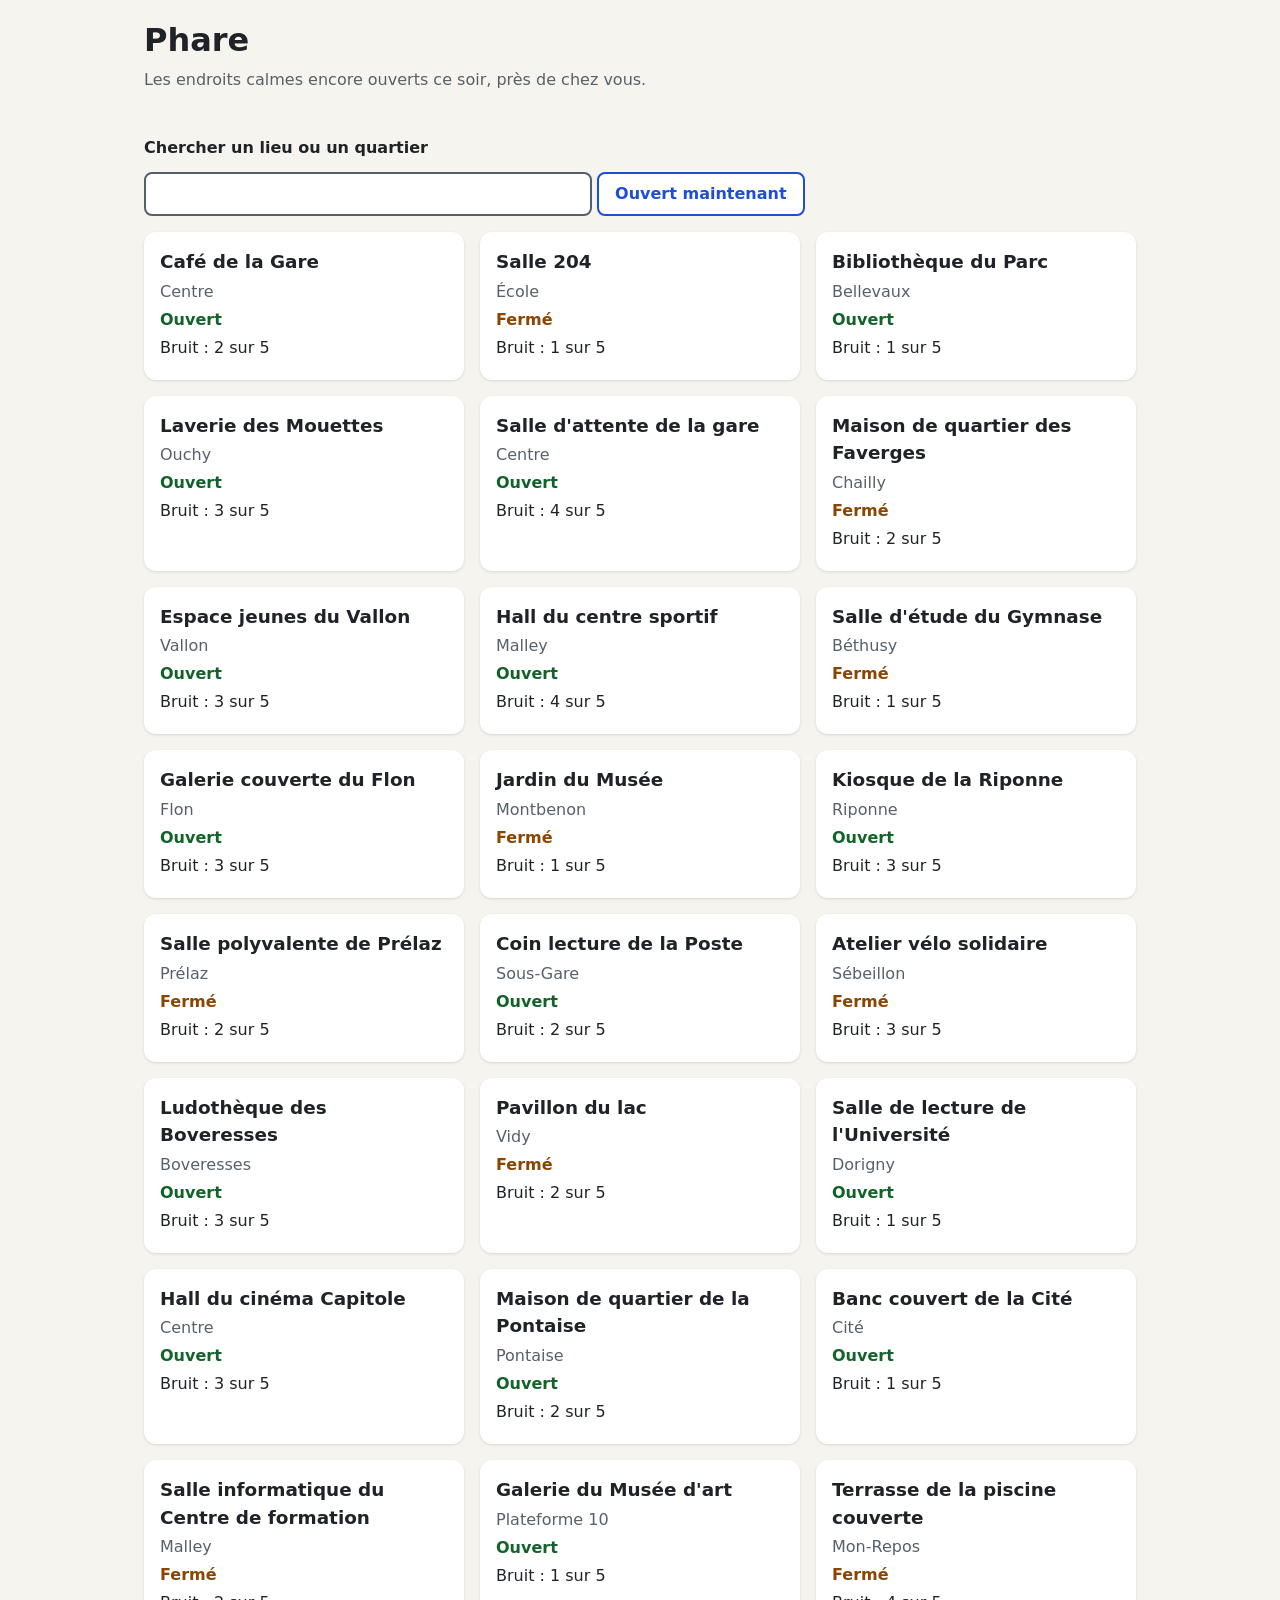
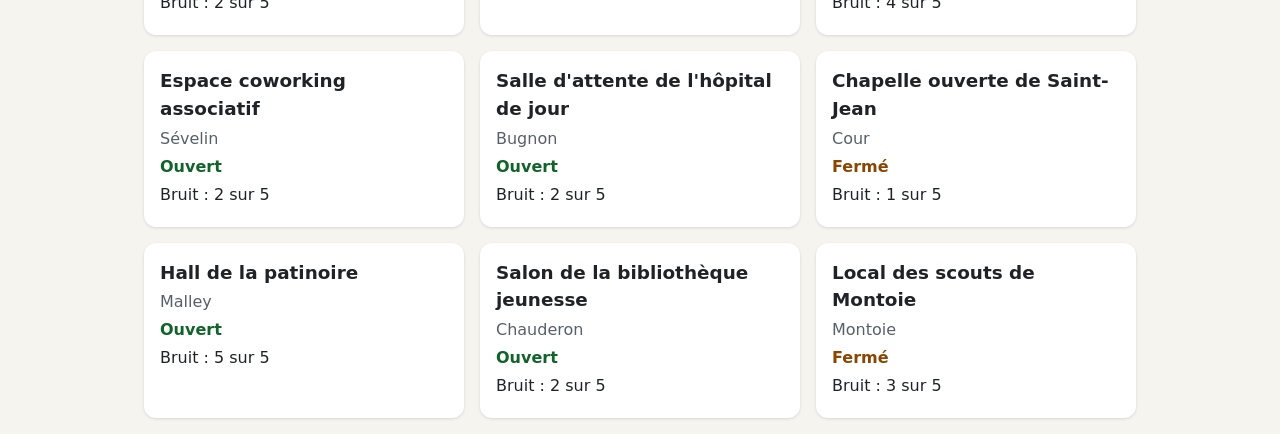
<file: s13-mouvement/index.html>
<!DOCTYPE html>
<html lang="fr">
<head>
  <meta charset="UTF-8">
  <meta name="viewport" content="width=device-width, initial-scale=1">
  <title>Phare : les endroits calmes encore ouverts</title>
  <link rel="icon" href="data:,">
  <link rel="stylesheet" href="style.css">

</head>
<body>
  <header>
    <h1>Phare</h1>
    <p>Les endroits calmes encore ouverts ce soir, près de chez vous.</p>
  </header>

  <main>
    <label for="recherche">Chercher un lieu ou un quartier</label>
    <input type="search" id="recherche">
    <button type="button" id="filtre-ouvert" aria-pressed="false">Ouvert maintenant</button>
    <p id="aucun-resultat" hidden>Aucun lieu ne correspond à votre recherche.</p>

    <section id="liste-cartes" aria-label="Lieux"></section>
  </main>

  <script src="lieux.js"></script>
  <script src="app.js"></script>
</body>
</html>
</file>
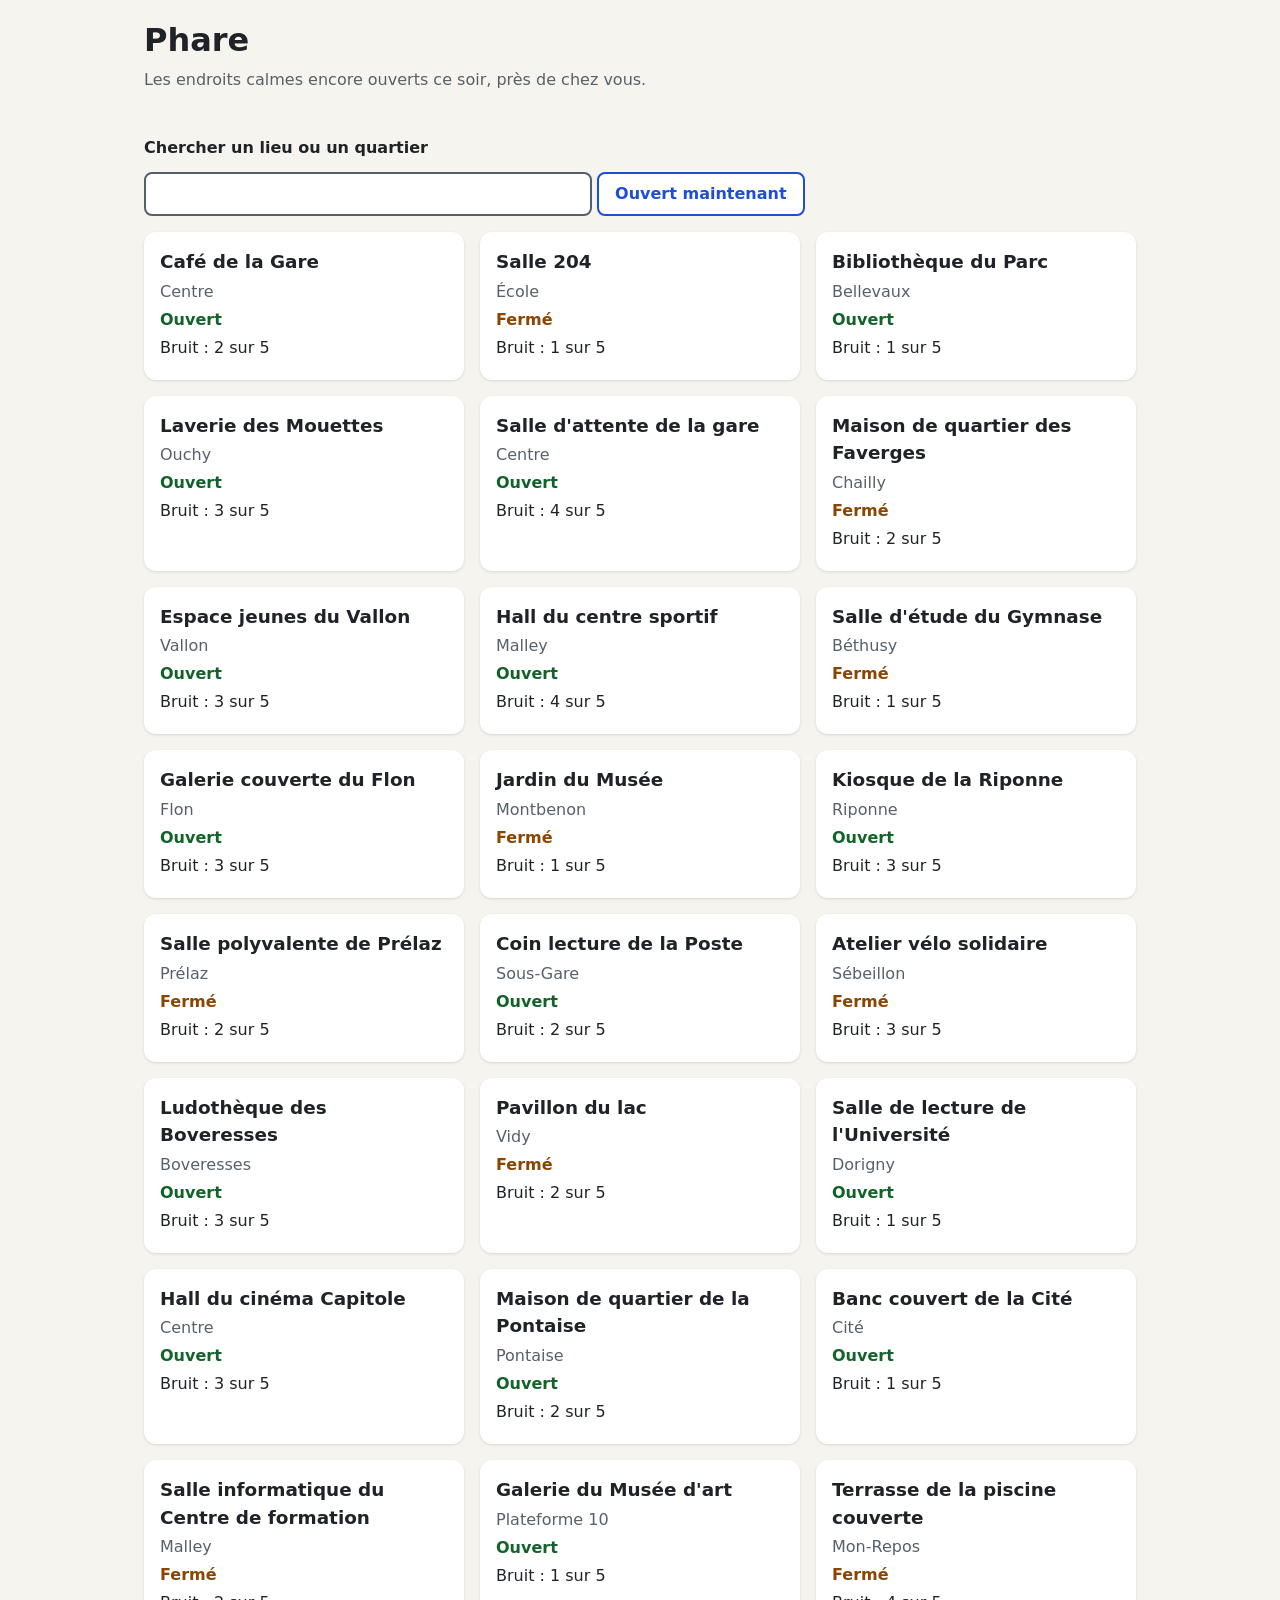
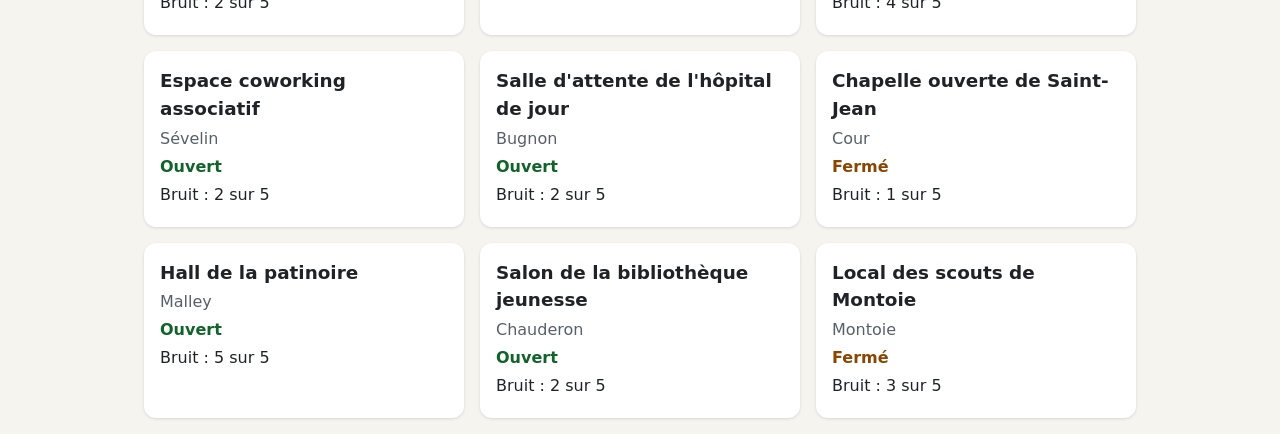
<file: s13-suggestions/index.html>
<!DOCTYPE html>
<html lang="fr">
<head>
  <meta charset="UTF-8">
  <meta name="viewport" content="width=device-width, initial-scale=1">
  <title>Phare : les endroits calmes encore ouverts</title>
  <link rel="icon" href="data:,">
  <link rel="stylesheet" href="style.css">

</head>
<body>
  <header>
    <h1>Phare</h1>
    <p>Les endroits calmes encore ouverts ce soir, près de chez vous.</p>
  </header>

  <main>
    <label for="recherche">Chercher un lieu ou un quartier</label>
    <input type="search" id="recherche" role="combobox" aria-expanded="false" aria-controls="suggestions" aria-autocomplete="list" autocomplete="off">
    <ul id="suggestions" role="listbox" aria-label="Suggestions" hidden></ul>
    <button type="button" id="filtre-ouvert" aria-pressed="false">Ouvert maintenant</button>
    <p id="aucun-resultat" hidden>Aucun lieu ne correspond à votre recherche.</p>

    <section id="liste-cartes" aria-label="Lieux"></section>
  </main>

  <script src="lieux.js"></script>
  <script src="app.js"></script>
</body>
</html>
</file>
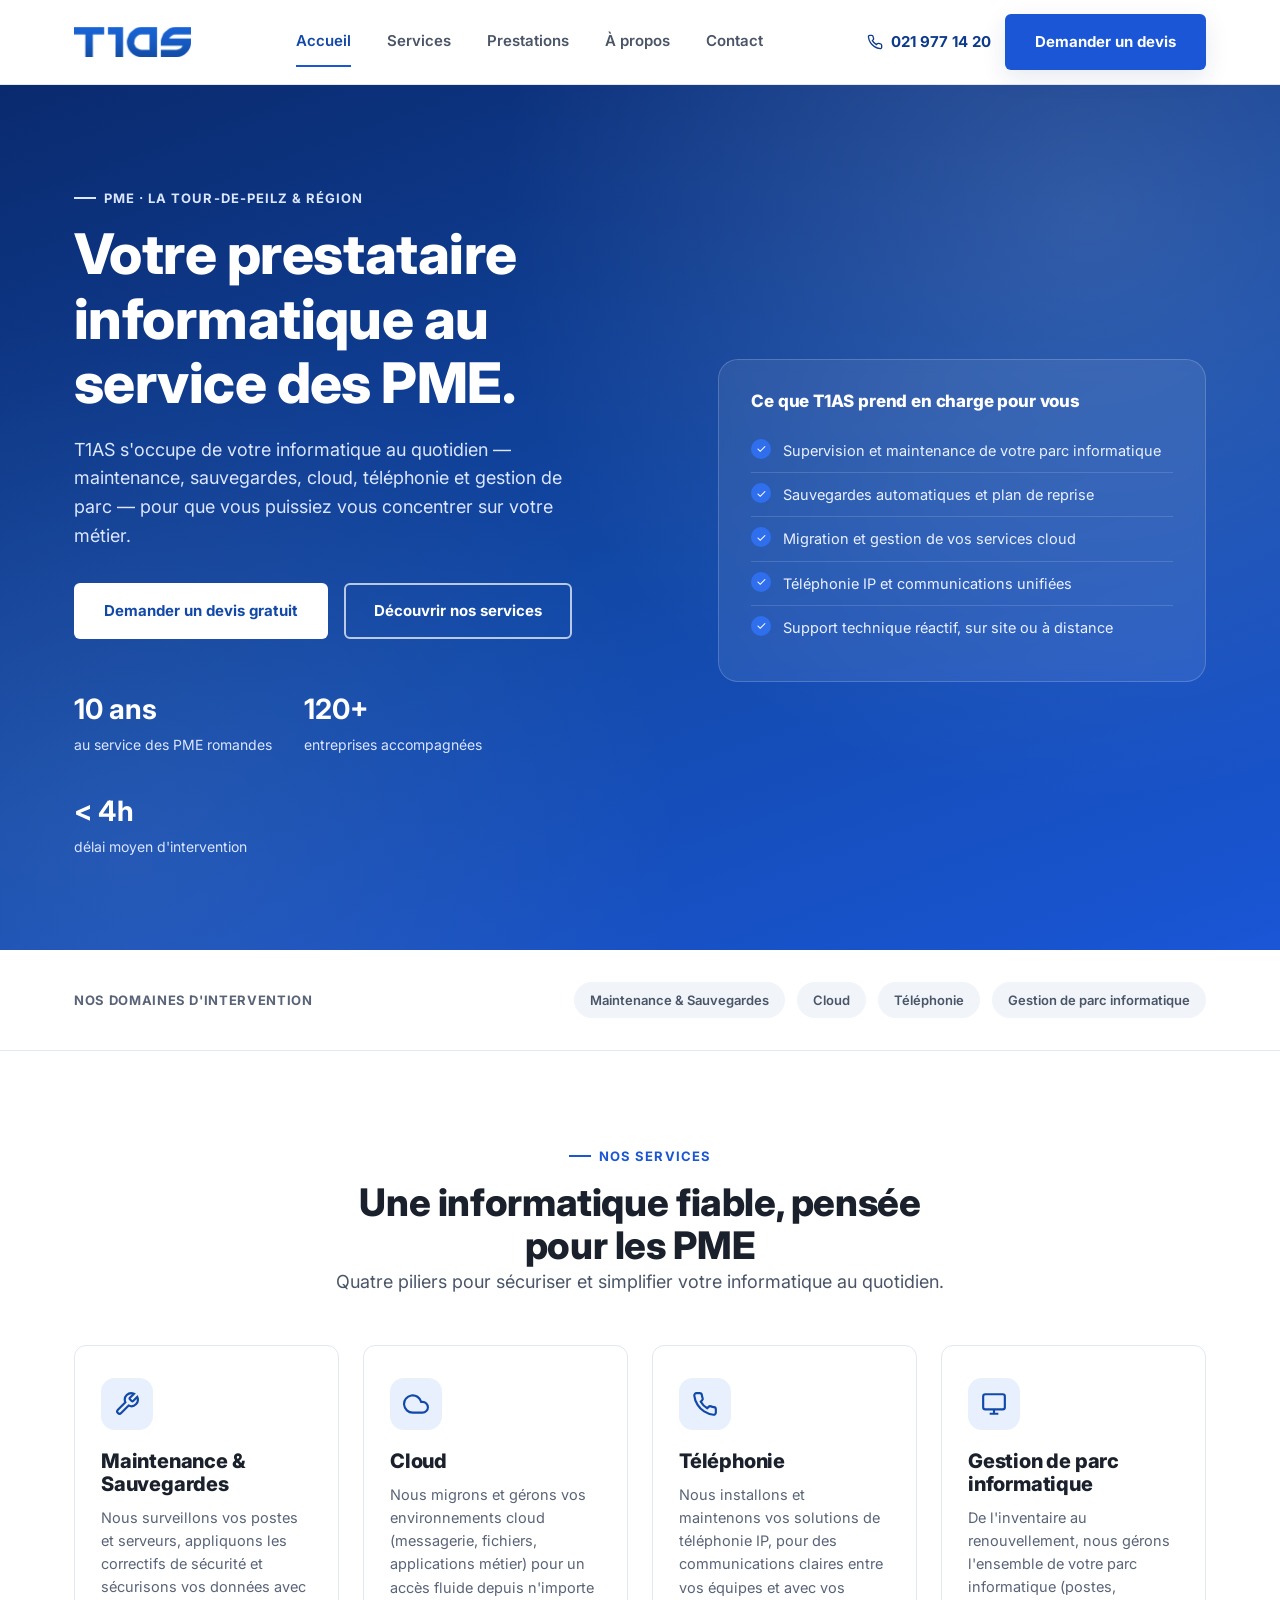
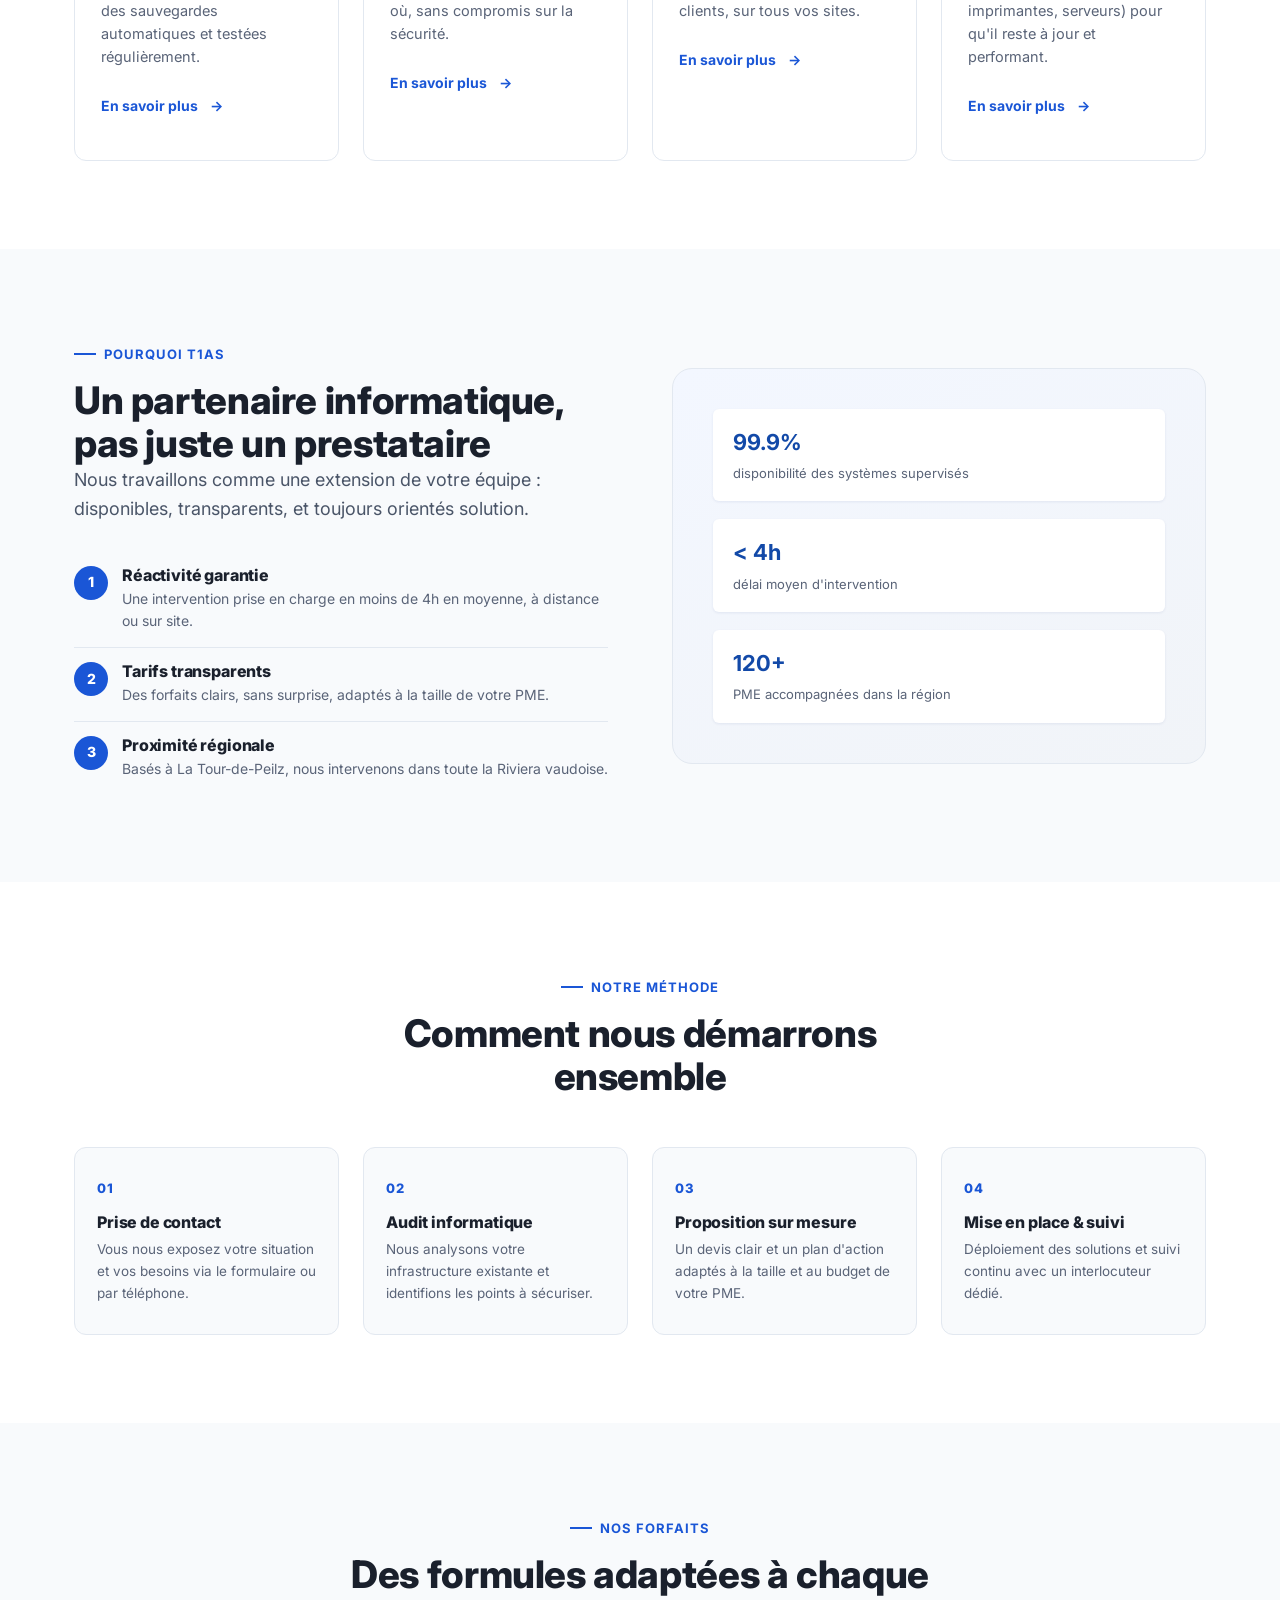
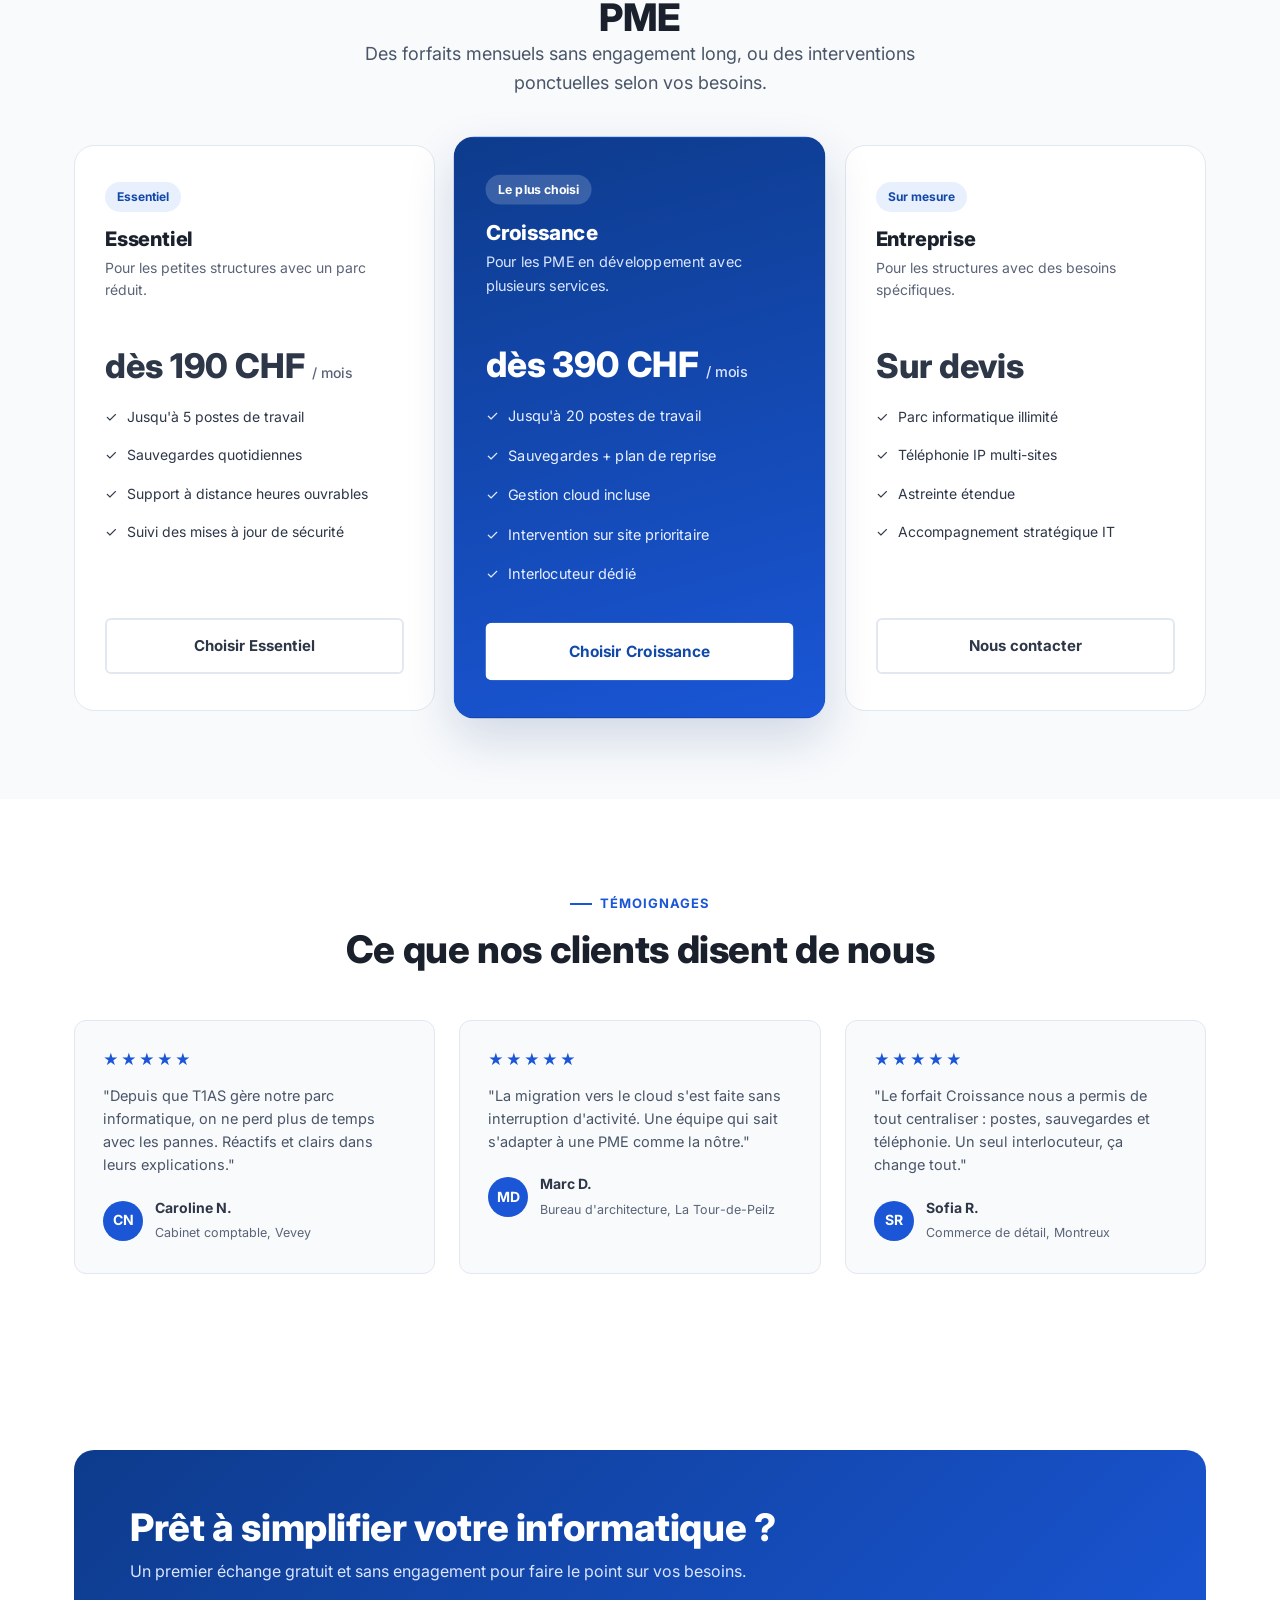
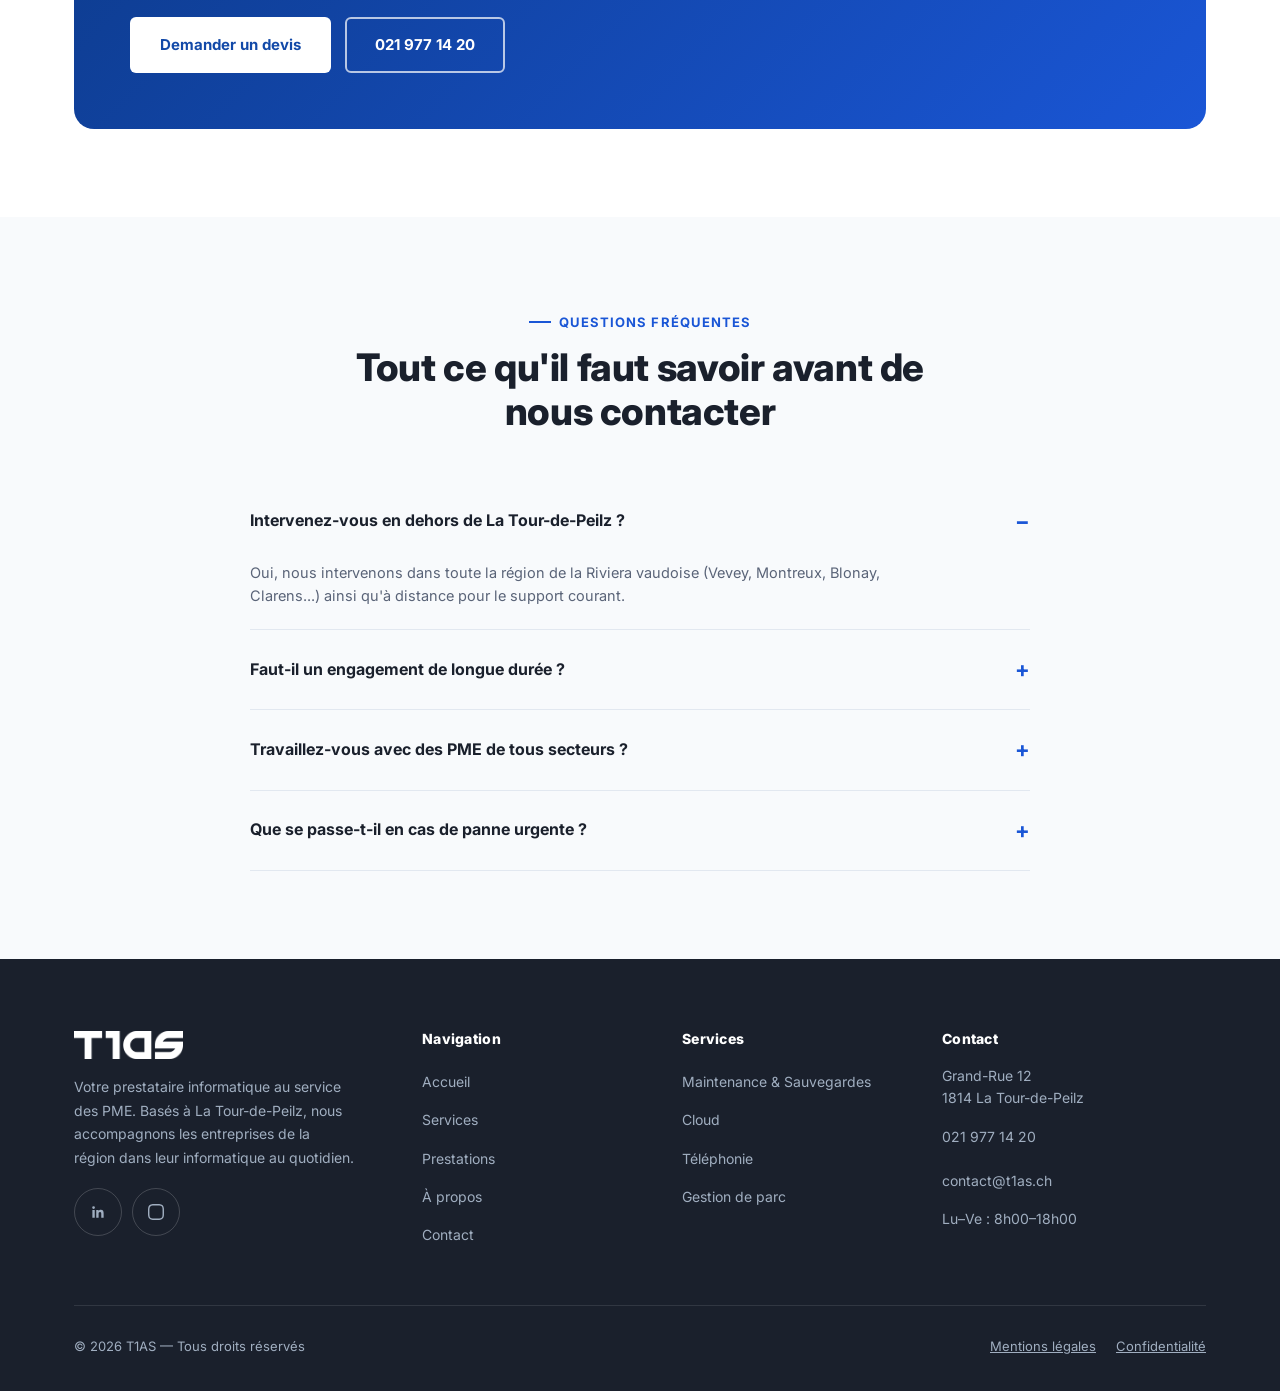
<file: t1as-accessibilite-s08/index.html>
<!DOCTYPE html>
<html lang="fr">
<head>
<meta charset="UTF-8">
<meta name="viewport" content="width=device-width, initial-scale=1.0">
<title>T1AS — Prestataire informatique pour PME | La Tour-de-Peilz</title>
<meta name="description" content="T1AS, votre prestataire informatique au service des PME dans la région de La Tour-de-Peilz. Maintenance & sauvegardes, cloud, téléphonie, gestion de parc informatique.">
<link rel="icon" href="assets/favicon.png" type="image/png">
<link rel="preconnect" href="https://fonts.googleapis.com">
<link href="https://fonts.googleapis.com/css2?family=Inter:wght@400;500;600;700;800&display=swap" rel="stylesheet">
<link rel="stylesheet" href="css/style.css">
</head>
<body>
<a href="#contenu" class="skip-link">Aller au contenu principal</a>

<header class="site-header">
  <div class="header-inner">
    <a href="index.html" class="brand">
      <img src="assets/logo-t1as-web.png" alt="T1AS">
    </a>
    <nav class="nav-links" aria-label="Navigation principale">
      <a href="index.html" class="active" aria-current="page">Accueil</a>
      <a href="services.html">Services</a>
      <a href="prestations.html">Prestations</a>
      <a href="a-propos.html">À propos</a>
      <a href="contact.html">Contact</a>
    </nav>
    <div class="header-cta">
      <a href="tel:+41219771420" class="header-phone" aria-label="Appeler T1AS au 021 977 14 20">
        <svg aria-hidden="true" focusable="false" width="16" height="16" viewBox="0 0 24 24" fill="none" stroke="currentColor" stroke-width="2"><path d="M22 16.92v3a2 2 0 0 1-2.18 2 19.79 19.79 0 0 1-8.63-3.07 19.5 19.5 0 0 1-6-6 19.79 19.79 0 0 1-3.07-8.67A2 2 0 0 1 4.11 2h3a2 2 0 0 1 2 1.72c.127.96.361 1.903.7 2.81a2 2 0 0 1-.45 2.11L8.09 9.91a16 16 0 0 0 6 6l1.27-1.27a2 2 0 0 1 2.11-.45c.907.339 1.85.573 2.81.7A2 2 0 0 1 22 16.92z"/></svg>
        <span class="txt">021 977 14 20</span>
      </a>
      <a href="contact.html" class="btn btn-primary">Demander un devis</a>
      <button type="button" class="nav-toggle" aria-label="Ouvrir le menu" aria-expanded="false" aria-controls="menu-mobile">
        <span></span><span></span><span></span>
      </button>
    </div>
  </div>
</header>

<div class="mobile-nav" id="menu-mobile" role="dialog" aria-modal="true" aria-label="Menu" hidden>
  <div class="mobile-nav-top">
    <img src="assets/logo-t1as-web.png" alt="" style="height:26px">
    <button type="button" class="mobile-nav-close" aria-label="Fermer le menu">&times;</button>
  </div>
  <a href="index.html">Accueil</a>
  <a href="services.html">Services</a>
  <a href="prestations.html">Prestations</a>
  <a href="a-propos.html">À propos</a>
  <a href="contact.html">Contact</a>
  <a href="tel:+41219771420" class="mobile-nav-phone">021 977 14 20</a>
</div>

<main id="contenu" tabindex="-1">

<!-- ============ HERO ============ -->
<section class="hero">
  <div class="container hero-grid">
    <div>
      <div class="eyebrow">PME · La Tour-de-Peilz &amp; région</div>
      <h1>Votre prestataire informatique au service des PME.</h1>
      <p class="lead">T1AS s'occupe de votre informatique au quotidien — maintenance, sauvegardes, cloud, téléphonie et gestion de parc — pour que vous puissiez vous concentrer sur votre métier.</p>
      <div class="hero-actions">
        <a href="contact.html" class="btn btn-white">Demander un devis gratuit</a>
        <a href="services.html" class="btn btn-outline btn-outline-light">Découvrir nos services</a>
      </div>
      <div class="hero-stats">
        <div class="hero-stat">
          <strong>10 ans</strong>
          <span>au service des PME romandes</span>
        </div>
        <div class="hero-stat">
          <strong>120+</strong>
          <span>entreprises accompagnées</span>
        </div>
        <div class="hero-stat">
          <strong>&lt; 4h</strong>
          <span>délai moyen d'intervention</span>
        </div>
      </div>
    </div>
    <div class="hero-card">
      <h2>Ce que T1AS prend en charge pour vous</h2>
      <ul class="hero-check-list">
        <li><span class="check-dot" aria-hidden="true">✓</span> Supervision et maintenance de votre parc informatique</li>
        <li><span class="check-dot" aria-hidden="true">✓</span> Sauvegardes automatiques et plan de reprise</li>
        <li><span class="check-dot" aria-hidden="true">✓</span> Migration et gestion de vos services cloud</li>
        <li><span class="check-dot" aria-hidden="true">✓</span> Téléphonie IP et communications unifiées</li>
        <li><span class="check-dot" aria-hidden="true">✓</span> Support technique réactif, sur site ou à distance</li>
      </ul>
    </div>
  </div>
</section>

<!-- ============ TRUST BAR ============ -->
<section class="trust-bar">
  <div class="container">
    <p>Nos domaines d'intervention</p>
    <div class="trust-tags">
      <span>Maintenance & Sauvegardes</span>
      <span>Cloud</span>
      <span>Téléphonie</span>
      <span>Gestion de parc informatique</span>
    </div>
  </div>
</section>

<!-- ============ SERVICES ============ -->
<section id="services">
  <div class="container">
    <div class="section-head center" style="margin-left:auto;margin-right:auto;">
      <div class="eyebrow" style="justify-content:center;">Nos services</div>
      <h2>Une informatique fiable, pensée pour les PME</h2>
      <p class="lead">Quatre piliers pour sécuriser et simplifier votre informatique au quotidien.</p>
    </div>

    <p id="etat" role="status"></p>

    <div class="services-grid" id="liste-cartes"></div>
  </div>
</section>

<!-- ============ SPLIT : pourquoi nous ============ -->
<section style="background: var(--gray-50);">
  <div class="container split">
    <div>
      <div class="eyebrow">Pourquoi T1AS</div>
      <h2>Un partenaire informatique, pas juste un prestataire</h2>
      <p class="lead" style="margin-bottom: 28px;">Nous travaillons comme une extension de votre équipe : disponibles, transparents, et toujours orientés solution.</p>
      <ul class="feature-list">
        <li>
          <span class="feature-num">1</span>
          <div>
            <h3>Réactivité garantie</h3>
            <p>Une intervention prise en charge en moins de 4h en moyenne, à distance ou sur site.</p>
          </div>
        </li>
        <li>
          <span class="feature-num">2</span>
          <div>
            <h3>Tarifs transparents</h3>
            <p>Des forfaits clairs, sans surprise, adaptés à la taille de votre PME.</p>
          </div>
        </li>
        <li>
          <span class="feature-num">3</span>
          <div>
            <h3>Proximité régionale</h3>
            <p>Basés à La Tour-de-Peilz, nous intervenons dans toute la Riviera vaudoise.</p>
          </div>
        </li>
      </ul>
    </div>
    <div class="split-visual">
      <div class="metric-row">
        <div><strong>99.9%</strong><br><span>disponibilité des systèmes supervisés</span></div>
      </div>
      <div class="metric-row">
        <div><strong>&lt; 4h</strong><br><span>délai moyen d'intervention</span></div>
      </div>
      <div class="metric-row">
        <div><strong>120+</strong><br><span>PME accompagnées dans la région</span></div>
      </div>
    </div>
  </div>
</section>

<!-- ============ PROCESS ============ -->
<section>
  <div class="container">
    <div class="section-head center">
      <div class="eyebrow" style="justify-content:center;">Notre méthode</div>
      <h2>Comment nous démarrons ensemble</h2>
    </div>
    <div class="steps">
      <div class="step">
        <h3>Prise de contact</h3>
        <p>Vous nous exposez votre situation et vos besoins via le formulaire ou par téléphone.</p>
      </div>
      <div class="step">
        <h3>Audit informatique</h3>
        <p>Nous analysons votre infrastructure existante et identifions les points à sécuriser.</p>
      </div>
      <div class="step">
        <h3>Proposition sur mesure</h3>
        <p>Un devis clair et un plan d'action adaptés à la taille et au budget de votre PME.</p>
      </div>
      <div class="step">
        <h3>Mise en place & suivi</h3>
        <p>Déploiement des solutions et suivi continu avec un interlocuteur dédié.</p>
      </div>
    </div>
  </div>
</section>

<!-- ============ PRICING ============ -->
<section style="background: var(--gray-50);">
  <div class="container">
    <div class="section-head center">
      <div class="eyebrow" style="justify-content:center;">Nos forfaits</div>
      <h2>Des formules adaptées à chaque PME</h2>
      <p class="lead">Des forfaits mensuels sans engagement long, ou des interventions ponctuelles selon vos besoins.</p>
    </div>
    <div class="pricing-grid">
      <div class="price-card">
        <span class="badge">Essentiel</span>
        <h3>Essentiel</h3>
        <p class="desc">Pour les petites structures avec un parc réduit.</p>
        <div class="price-value">dès 190 CHF <span>/ mois</span></div>
        <ul>
          <li><span aria-hidden="true">✓</span> Jusqu'à 5 postes de travail</li>
          <li><span aria-hidden="true">✓</span> Sauvegardes quotidiennes</li>
          <li><span aria-hidden="true">✓</span> Support à distance heures ouvrables</li>
          <li><span aria-hidden="true">✓</span> Suivi des mises à jour de sécurité</li>
        </ul>
        <a href="contact.html" class="btn btn-outline btn-block">Choisir Essentiel</a>
      </div>
      <div class="price-card featured">
        <span class="badge">Le plus choisi</span>
        <h3>Croissance</h3>
        <p class="desc">Pour les PME en développement avec plusieurs services.</p>
        <div class="price-value">dès 390 CHF <span>/ mois</span></div>
        <ul>
          <li><span aria-hidden="true">✓</span> Jusqu'à 20 postes de travail</li>
          <li><span aria-hidden="true">✓</span> Sauvegardes + plan de reprise</li>
          <li><span aria-hidden="true">✓</span> Gestion cloud incluse</li>
          <li><span aria-hidden="true">✓</span> Intervention sur site prioritaire</li>
          <li><span aria-hidden="true">✓</span> Interlocuteur dédié</li>
        </ul>
        <a href="contact.html" class="btn btn-white btn-block">Choisir Croissance</a>
      </div>
      <div class="price-card">
        <span class="badge">Sur mesure</span>
        <h3>Entreprise</h3>
        <p class="desc">Pour les structures avec des besoins spécifiques.</p>
        <div class="price-value">Sur devis</div>
        <ul>
          <li><span aria-hidden="true">✓</span> Parc informatique illimité</li>
          <li><span aria-hidden="true">✓</span> Téléphonie IP multi-sites</li>
          <li><span aria-hidden="true">✓</span> Astreinte étendue</li>
          <li><span aria-hidden="true">✓</span> Accompagnement stratégique IT</li>
        </ul>
        <a href="contact.html" class="btn btn-outline btn-block">Nous contacter</a>
      </div>
    </div>
  </div>
</section>

<!-- ============ TESTIMONIALS ============ -->
<section>
  <div class="container">
    <div class="section-head center">
      <div class="eyebrow" style="justify-content:center;">Témoignages</div>
      <h2>Ce que nos clients disent de nous</h2>
    </div>
    <div class="testimonial-grid">
      <div class="testimonial-card">
        <p class="stars" role="img" aria-label="Note de 5 sur 5">★★★★★</p>
        <p class="quote">"Depuis que T1AS gère notre parc informatique, on ne perd plus de temps avec les pannes. Réactifs et clairs dans leurs explications."</p>
        <div class="testimonial-author">
          <div class="author-avatar" aria-hidden="true">CN</div>
          <div><strong>Caroline N.</strong><span>Cabinet comptable, Vevey</span></div>
        </div>
      </div>
      <div class="testimonial-card">
        <p class="stars" role="img" aria-label="Note de 5 sur 5">★★★★★</p>
        <p class="quote">"La migration vers le cloud s'est faite sans interruption d'activité. Une équipe qui sait s'adapter à une PME comme la nôtre."</p>
        <div class="testimonial-author">
          <div class="author-avatar" aria-hidden="true">MD</div>
          <div><strong>Marc D.</strong><span>Bureau d'architecture, La Tour-de-Peilz</span></div>
        </div>
      </div>
      <div class="testimonial-card">
        <p class="stars" role="img" aria-label="Note de 5 sur 5">★★★★★</p>
        <p class="quote">"Le forfait Croissance nous a permis de tout centraliser : postes, sauvegardes et téléphonie. Un seul interlocuteur, ça change tout."</p>
        <div class="testimonial-author">
          <div class="author-avatar" aria-hidden="true">SR</div>
          <div><strong>Sofia R.</strong><span>Commerce de détail, Montreux</span></div>
        </div>
      </div>
    </div>
  </div>
</section>

<!-- ============ CTA ============ -->
<section>
  <div class="container">
    <div class="cta-banner">
      <div>
        <h2>Prêt à simplifier votre informatique ?</h2>
        <p>Un premier échange gratuit et sans engagement pour faire le point sur vos besoins.</p>
      </div>
      <div class="cta-actions">
        <a href="contact.html" class="btn btn-white">Demander un devis</a>
        <a href="tel:+41219771420" class="btn btn-outline btn-outline-light">021 977 14 20</a>
      </div>
    </div>
  </div>
</section>

<!-- ============ FAQ ============ -->
<section style="background: var(--gray-50);">
  <div class="container">
    <div class="section-head center">
      <div class="eyebrow" style="justify-content:center;">Questions fréquentes</div>
      <h2>Tout ce qu'il faut savoir avant de nous contacter</h2>
    </div>
    <div class="faq-list">
      <details class="faq-item" open>
        <summary>Intervenez-vous en dehors de La Tour-de-Peilz ?</summary>
        <p>Oui, nous intervenons dans toute la région de la Riviera vaudoise (Vevey, Montreux, Blonay, Clarens...) ainsi qu'à distance pour le support courant.</p>
      </details>
      <details class="faq-item">
        <summary>Faut-il un engagement de longue durée ?</summary>
        <p>Non, nos forfaits mensuels sont sans engagement de durée. Nous proposons également des interventions ponctuelles facturées à l'heure.</p>
      </details>
      <details class="faq-item">
        <summary>Travaillez-vous avec des PME de tous secteurs ?</summary>
        <p>Oui, nous accompagnons des cabinets, commerces, bureaux et petites entreprises industrielles, quel que soit leur domaine d'activité.</p>
      </details>
      <details class="faq-item">
        <summary>Que se passe-t-il en cas de panne urgente ?</summary>
        <p>Nos clients avec forfait bénéficient d'une prise en charge prioritaire, avec un délai moyen d'intervention inférieur à 4 heures ouvrées.</p>
      </details>
    </div>
  </div>
</section>

</main>

<footer class="site-footer">
  <div class="container">
    <div class="footer-grid">
      <div class="footer-brand">
        <img src="assets/logo-t1as-web.png" alt="T1AS">
        <p>Votre prestataire informatique au service des PME. Basés à La Tour-de-Peilz, nous accompagnons les entreprises de la région dans leur informatique au quotidien.</p>
        <div class="social-row">
          <a href="#" aria-label="LinkedIn"><svg aria-hidden="true" focusable="false" viewBox="0 0 24 24" fill="currentColor"><path d="M20.45 20.45h-3.55v-5.57c0-1.33-.02-3.03-1.85-3.03-1.85 0-2.14 1.45-2.14 2.94v5.66H9.36V9h3.41v1.56h.05c.47-.9 1.63-1.85 3.36-1.85 3.6 0 4.27 2.37 4.27 5.45v6.29zM5.34 7.43a2.06 2.06 0 1 1 0-4.12 2.06 2.06 0 0 1 0 4.12zM7.12 20.45H3.56V9h3.56v11.45z"/></svg></a>
          <a href="#" aria-label="Instagram"><svg aria-hidden="true" focusable="false" viewBox="0 0 24 24" fill="currentColor"><path d="M12 2.16c3.2 0 3.58.01 4.85.07 3.25.15 4.77 1.69 4.92 4.92.06 1.27.07 1.65.07 4.85s-.01 3.58-.07 4.85c-.15 3.23-1.66 4.77-4.92 4.92-1.27.06-1.64.07-4.85.07s-3.58-.01-4.85-.07c-3.26-.15-4.77-1.7-4.92-4.92-.06-1.27-.07-1.65-.07-4.85s.01-3.58.07-4.85C2.38 3.94 3.9 2.38 7.15 2.23 8.42 2.17 8.8 2.16 12 2.16zM12 0C8.74 0 8.33.01 7.05.07c-4.35.2-6.78 2.62-6.98 6.98C0 8.33 0 8.74 0 12s.01 3.67.07 4.95c.2 4.35 2.62 6.78 6.98 6.98C8.33 24 8.74 24 12 24s3.67-.01 4.95-.07c4.35-.2 6.78-2.62 6.98-6.98.06-1.28.07-1.69.07-4.95s-.01-3.67-.07-4.95c-.2-4.35-2.62-6.78-6.98-6.98C15.67.01 15.26 0 12 0z"/></svg></a>
        </div>
      </div>
      <div class="footer-col">
        <h2>Navigation</h2>
        <ul>
          <li><a href="index.html">Accueil</a></li>
          <li><a href="services.html">Services</a></li>
          <li><a href="prestations.html">Prestations</a></li>
          <li><a href="a-propos.html">À propos</a></li>
          <li><a href="contact.html">Contact</a></li>
        </ul>
      </div>
      <div class="footer-col">
        <h2>Services</h2>
        <ul>
          <li><a href="services.html#maintenance">Maintenance & Sauvegardes</a></li>
          <li><a href="services.html#cloud">Cloud</a></li>
          <li><a href="services.html#telephonie">Téléphonie</a></li>
          <li><a href="services.html#parc">Gestion de parc</a></li>
        </ul>
      </div>
      <div class="footer-col">
        <h2>Contact</h2>
        <p class="foot-line">Grand-Rue 12<br>1814 La Tour-de-Peilz</p>
        <p class="foot-line"><a href="tel:+41219771420">021 977 14 20</a></p>
        <p class="foot-line"><a href="mailto:contact@t1as.ch">contact@t1as.ch</a></p>
        <p class="foot-line">Lu–Ve : 8h00–18h00</p>
      </div>
    </div>
    <div class="footer-bottom">
      <span>© <span id="current-year">2026</span> T1AS — Tous droits réservés</span>
      <div class="footer-bottom-links">
        <a href="mentions-legales.html">Mentions légales</a>
        <a href="mentions-legales.html#confidentialite">Confidentialité</a>
      </div>
    </div>
  </div>
</footer>

<script src="js/script.js"></script>
<script src="app.js"></script>
</body>
</html>
</file>
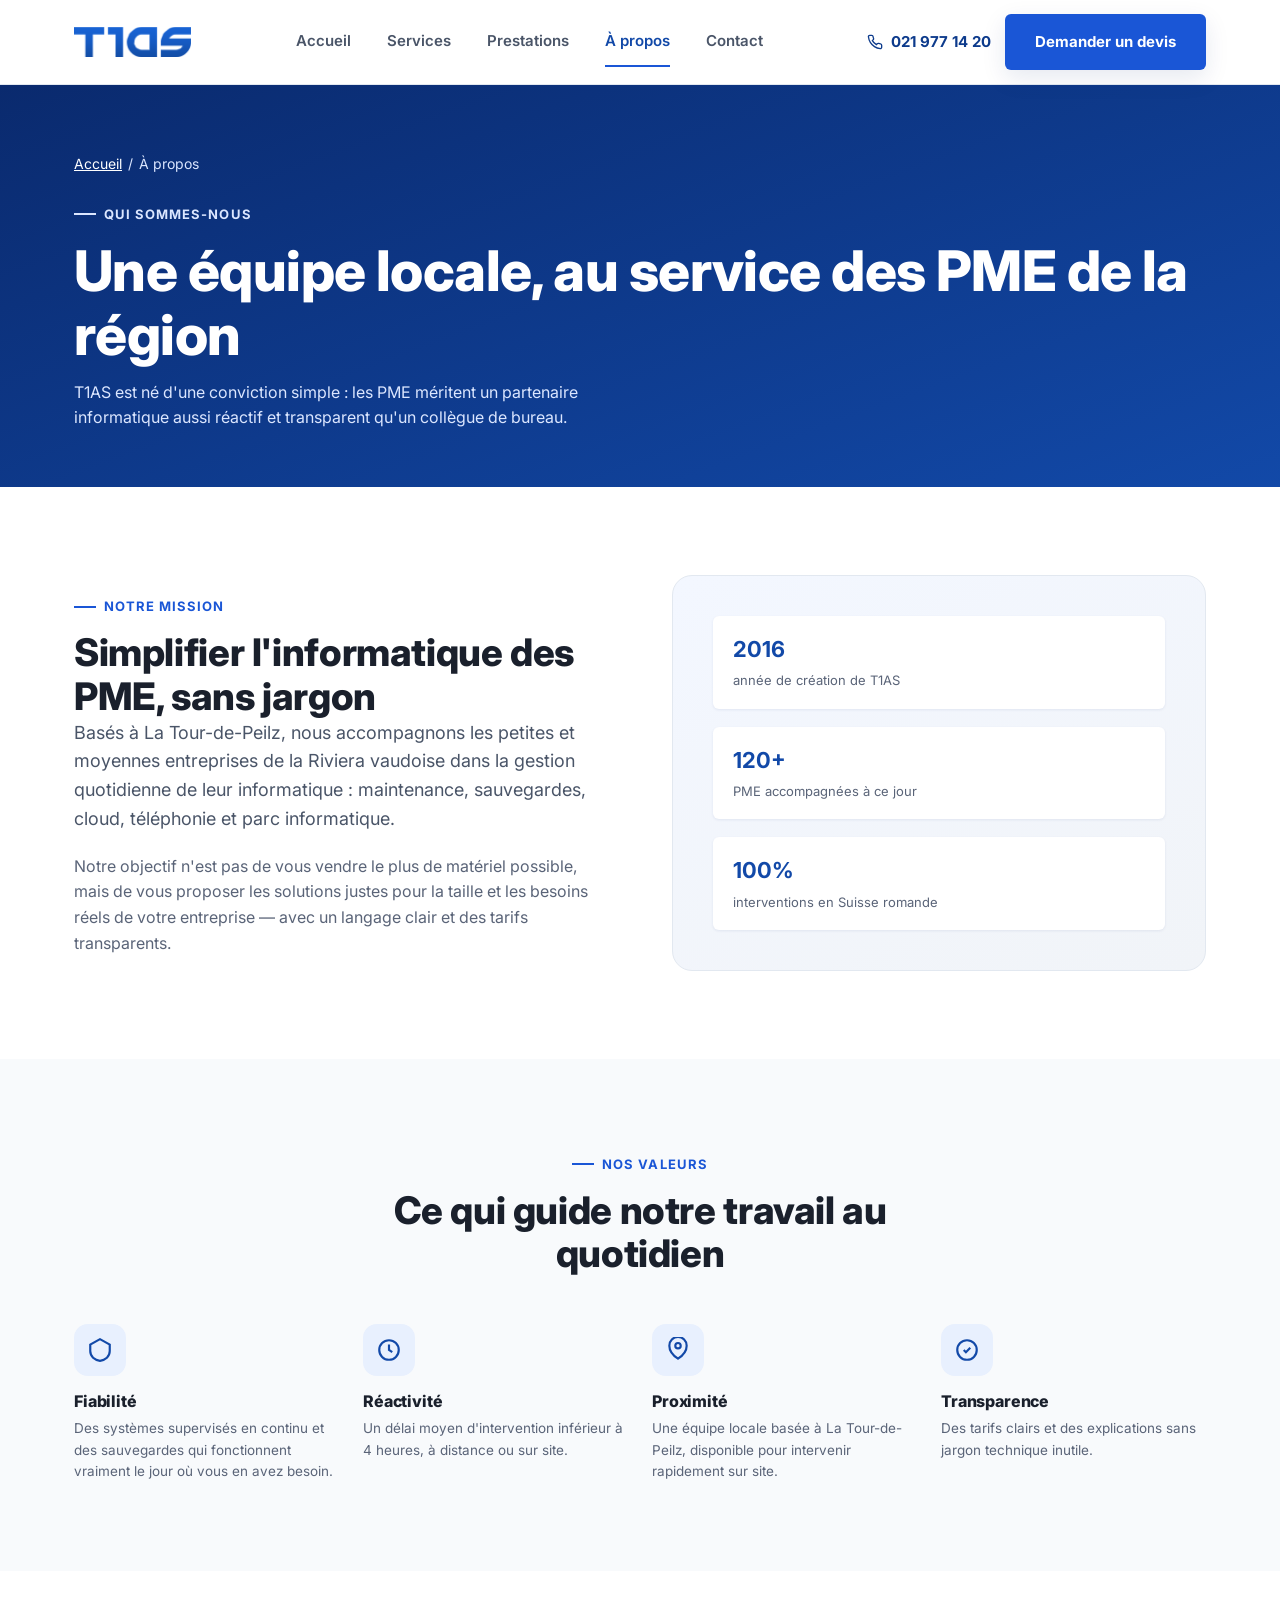
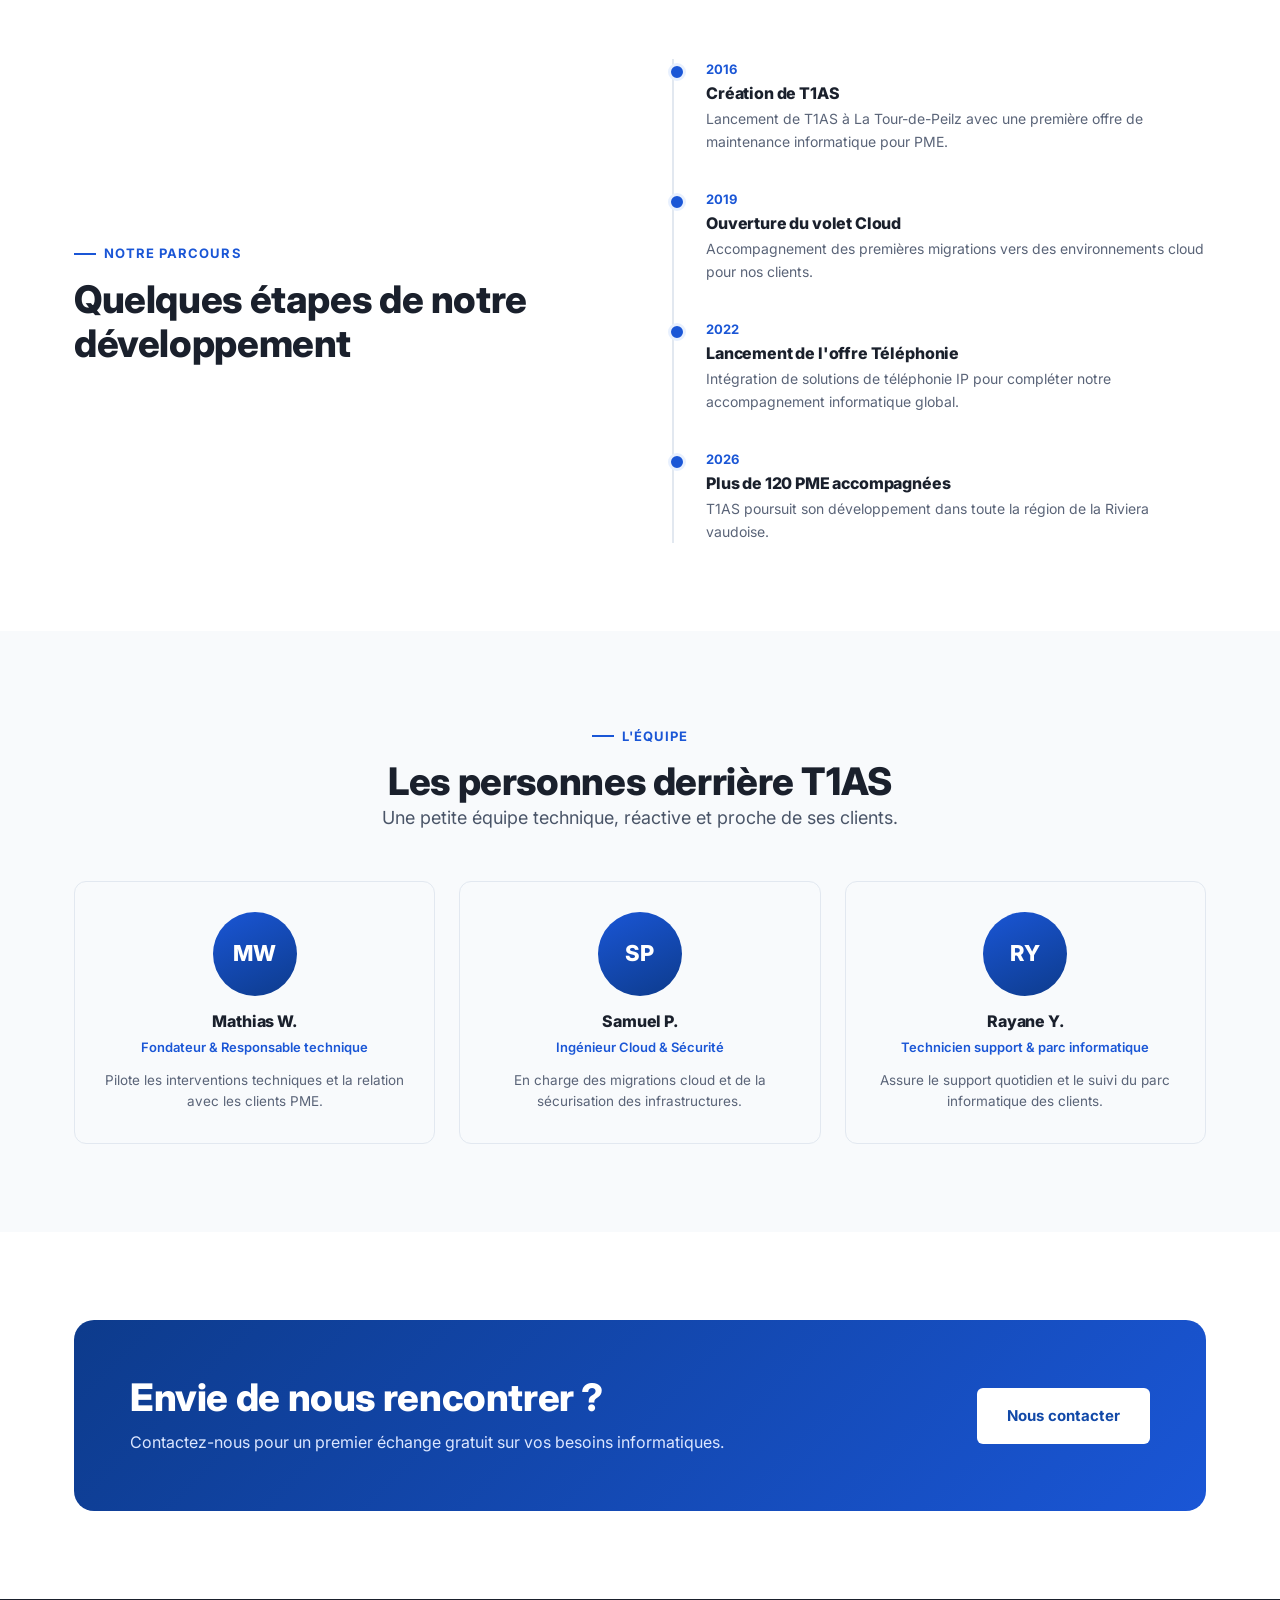
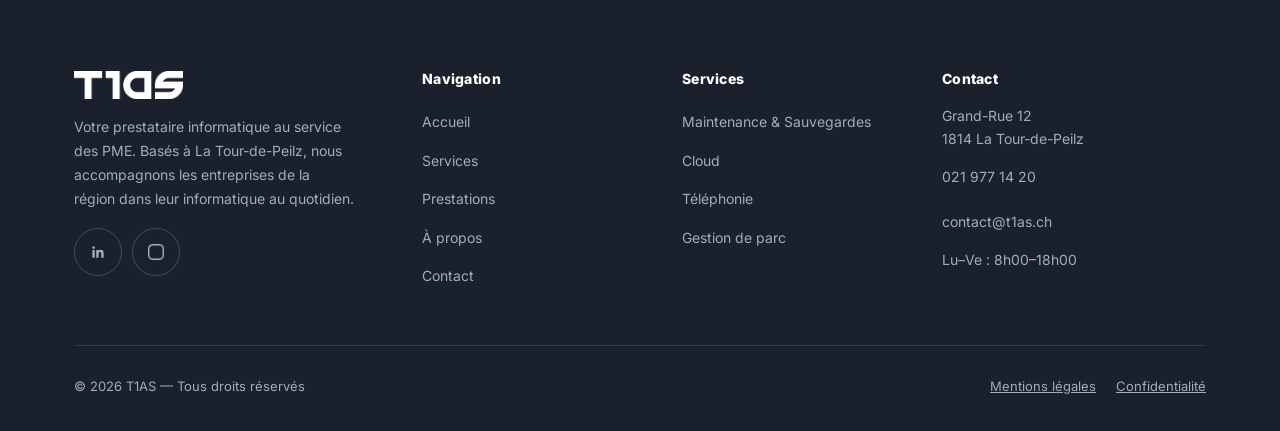
<file: t1as-accessibilite-s08/a-propos.html>
<!DOCTYPE html>
<html lang="fr">
<head>
<meta charset="UTF-8">
<meta name="viewport" content="width=device-width, initial-scale=1.0">
<title>À propos — T1AS | Votre partenaire informatique</title>
<meta name="description" content="Découvrez T1AS, prestataire informatique basé à La Tour-de-Peilz, ses valeurs et son équipe au service des PME de la région.">
<link rel="icon" href="assets/favicon.png" type="image/png">
<link rel="preconnect" href="https://fonts.googleapis.com">
<link href="https://fonts.googleapis.com/css2?family=Inter:wght@400;500;600;700;800&display=swap" rel="stylesheet">
<link rel="stylesheet" href="css/style.css">
</head>
<body>
<a href="#contenu" class="skip-link">Aller au contenu principal</a>

<header class="site-header">
  <div class="header-inner">
    <a href="index.html" class="brand">
      <img src="assets/logo-t1as-web.png" alt="T1AS">
    </a>
    <nav class="nav-links" aria-label="Navigation principale">
      <a href="index.html">Accueil</a>
      <a href="services.html">Services</a>
      <a href="prestations.html">Prestations</a>
      <a href="a-propos.html" class="active" aria-current="page">À propos</a>
      <a href="contact.html">Contact</a>
    </nav>
    <div class="header-cta">
      <a href="tel:+41219771420" class="header-phone" aria-label="Appeler T1AS au 021 977 14 20">
        <svg aria-hidden="true" focusable="false" width="16" height="16" viewBox="0 0 24 24" fill="none" stroke="currentColor" stroke-width="2"><path d="M22 16.92v3a2 2 0 0 1-2.18 2 19.79 19.79 0 0 1-8.63-3.07 19.5 19.5 0 0 1-6-6 19.79 19.79 0 0 1-3.07-8.67A2 2 0 0 1 4.11 2h3a2 2 0 0 1 2 1.72c.127.96.361 1.903.7 2.81a2 2 0 0 1-.45 2.11L8.09 9.91a16 16 0 0 0 6 6l1.27-1.27a2 2 0 0 1 2.11-.45c.907.339 1.85.573 2.81.7A2 2 0 0 1 22 16.92z"/></svg>
        <span class="txt">021 977 14 20</span>
      </a>
      <a href="contact.html" class="btn btn-primary">Demander un devis</a>
      <button type="button" class="nav-toggle" aria-label="Ouvrir le menu" aria-expanded="false" aria-controls="menu-mobile">
        <span></span><span></span><span></span>
      </button>
    </div>
  </div>
</header>

<div class="mobile-nav" id="menu-mobile" role="dialog" aria-modal="true" aria-label="Menu" hidden>
  <div class="mobile-nav-top">
    <img src="assets/logo-t1as-web.png" alt="" style="height:26px">
    <button type="button" class="mobile-nav-close" aria-label="Fermer le menu">&times;</button>
  </div>
  <a href="index.html">Accueil</a>
  <a href="services.html">Services</a>
  <a href="prestations.html">Prestations</a>
  <a href="a-propos.html">À propos</a>
  <a href="contact.html">Contact</a>
  <a href="tel:+41219771420" class="mobile-nav-phone">021 977 14 20</a>
</div>

<main id="contenu" tabindex="-1">

<section class="page-hero">
  <div class="container">
    <nav class="breadcrumb" aria-label="Fil d’Ariane"><a href="index.html">Accueil</a><span aria-hidden="true">/</span><span aria-current="page">À propos</span></nav>
    <div class="eyebrow">Qui sommes-nous</div>
    <h1>Une équipe locale, au service des PME de la région</h1>
    <p>T1AS est né d'une conviction simple : les PME méritent un partenaire informatique aussi réactif et transparent qu'un collègue de bureau.</p>
  </div>
</section>

<section>
  <div class="container split">
    <div>
      <div class="eyebrow">Notre mission</div>
      <h2>Simplifier l'informatique des PME, sans jargon</h2>
      <p class="lead" style="margin-bottom:20px;">Basés à La Tour-de-Peilz, nous accompagnons les petites et moyennes entreprises de la Riviera vaudoise dans la gestion quotidienne de leur informatique : maintenance, sauvegardes, cloud, téléphonie et parc informatique.</p>
      <p class="muted">Notre objectif n'est pas de vous vendre le plus de matériel possible, mais de vous proposer les solutions justes pour la taille et les besoins réels de votre entreprise — avec un langage clair et des tarifs transparents.</p>
    </div>
    <div class="split-visual">
      <div class="metric-row"><div><strong>2016</strong><br><span>année de création de T1AS</span></div></div>
      <div class="metric-row"><div><strong>120+</strong><br><span>PME accompagnées à ce jour</span></div></div>
      <div class="metric-row"><div><strong>100%</strong><br><span>interventions en Suisse romande</span></div></div>
    </div>
  </div>
</section>

<section style="background: var(--gray-50);">
  <div class="container">
    <div class="section-head center">
      <div class="eyebrow" style="justify-content:center;">Nos valeurs</div>
      <h2>Ce qui guide notre travail au quotidien</h2>
    </div>
    <div class="values-grid">
      <div class="value-card">
        <div class="service-icon">
          <svg aria-hidden="true" focusable="false" viewBox="0 0 24 24" fill="none" stroke="currentColor" stroke-width="2"><path d="M12 2 3 7v6c0 5 4 8.5 9 9 5-.5 9-4 9-9V7l-9-5z"/></svg>
        </div>
        <h3>Fiabilité</h3>
        <p>Des systèmes supervisés en continu et des sauvegardes qui fonctionnent vraiment le jour où vous en avez besoin.</p>
      </div>
      <div class="value-card">
        <div class="service-icon">
          <svg aria-hidden="true" focusable="false" viewBox="0 0 24 24" fill="none" stroke="currentColor" stroke-width="2"><circle cx="12" cy="12" r="9"/><path d="M12 7v5l3 2"/></svg>
        </div>
        <h3>Réactivité</h3>
        <p>Un délai moyen d'intervention inférieur à 4 heures, à distance ou sur site.</p>
      </div>
      <div class="value-card">
        <div class="service-icon">
          <svg aria-hidden="true" focusable="false" viewBox="0 0 24 24" fill="none" stroke="currentColor" stroke-width="2"><path d="M12 20c4.4-2.9 8-7.4 8-12a8 8 0 1 0-16 0c0 4.6 3.6 9.1 8 12z"/><circle cx="12" cy="8" r="2.5"/></svg>
        </div>
        <h3>Proximité</h3>
        <p>Une équipe locale basée à La Tour-de-Peilz, disponible pour intervenir rapidement sur site.</p>
      </div>
      <div class="value-card">
        <div class="service-icon">
          <svg aria-hidden="true" focusable="false" viewBox="0 0 24 24" fill="none" stroke="currentColor" stroke-width="2"><path d="M9 12l2 2 4-4"/><circle cx="12" cy="12" r="9"/></svg>
        </div>
        <h3>Transparence</h3>
        <p>Des tarifs clairs et des explications sans jargon technique inutile.</p>
      </div>
    </div>
  </div>
</section>

<section>
  <div class="container split">
    <div>
      <div class="eyebrow">Notre parcours</div>
      <h2>Quelques étapes de notre développement</h2>
    </div>
    <div class="timeline">
      <div class="timeline-item">
        <strong>2016</strong>
        <h3>Création de T1AS</h3>
        <p>Lancement de T1AS à La Tour-de-Peilz avec une première offre de maintenance informatique pour PME.</p>
      </div>
      <div class="timeline-item">
        <strong>2019</strong>
        <h3>Ouverture du volet Cloud</h3>
        <p>Accompagnement des premières migrations vers des environnements cloud pour nos clients.</p>
      </div>
      <div class="timeline-item">
        <strong>2022</strong>
        <h3>Lancement de l'offre Téléphonie</h3>
        <p>Intégration de solutions de téléphonie IP pour compléter notre accompagnement informatique global.</p>
      </div>
      <div class="timeline-item">
        <strong>2026</strong>
        <h3>Plus de 120 PME accompagnées</h3>
        <p>T1AS poursuit son développement dans toute la région de la Riviera vaudoise.</p>
      </div>
    </div>
  </div>
</section>

<section style="background: var(--gray-50);">
  <div class="container">
    <div class="section-head center">
      <div class="eyebrow" style="justify-content:center;">L'équipe</div>
      <h2>Les personnes derrière T1AS</h2>
      <p class="lead">Une petite équipe technique, réactive et proche de ses clients.</p>
    </div>
    <div class="team-grid">
      <div class="team-card">
        <div class="team-avatar" aria-hidden="true">MW</div>
        <h3>Mathias W.</h3>
        <span>Fondateur &amp; Responsable technique</span>
        <p>Pilote les interventions techniques et la relation avec les clients PME.</p>
      </div>
      <div class="team-card">
        <div class="team-avatar" aria-hidden="true">SP</div>
        <h3>Samuel P.</h3>
        <span>Ingénieur Cloud & Sécurité</span>
        <p>En charge des migrations cloud et de la sécurisation des infrastructures.</p>
      </div>
      <div class="team-card">
        <div class="team-avatar" aria-hidden="true">RY</div>
        <h3>Rayane Y.</h3>
        <span>Technicien support & parc informatique</span>
        <p>Assure le support quotidien et le suivi du parc informatique des clients.</p>
      </div>
    </div>
  </div>
</section>

<section>
  <div class="container">
    <div class="cta-banner">
      <div>
        <h2>Envie de nous rencontrer ?</h2>
        <p>Contactez-nous pour un premier échange gratuit sur vos besoins informatiques.</p>
      </div>
      <div class="cta-actions">
        <a href="contact.html" class="btn btn-white">Nous contacter</a>
      </div>
    </div>
  </div>
</section>

</main>

<footer class="site-footer">
  <div class="container">
    <div class="footer-grid">
      <div class="footer-brand">
        <img src="assets/logo-t1as-web.png" alt="T1AS">
        <p>Votre prestataire informatique au service des PME. Basés à La Tour-de-Peilz, nous accompagnons les entreprises de la région dans leur informatique au quotidien.</p>
        <div class="social-row">
          <a href="#" aria-label="LinkedIn"><svg aria-hidden="true" focusable="false" viewBox="0 0 24 24" fill="currentColor"><path d="M20.45 20.45h-3.55v-5.57c0-1.33-.02-3.03-1.85-3.03-1.85 0-2.14 1.45-2.14 2.94v5.66H9.36V9h3.41v1.56h.05c.47-.9 1.63-1.85 3.36-1.85 3.6 0 4.27 2.37 4.27 5.45v6.29zM5.34 7.43a2.06 2.06 0 1 1 0-4.12 2.06 2.06 0 0 1 0 4.12zM7.12 20.45H3.56V9h3.56v11.45z"/></svg></a>
          <a href="#" aria-label="Instagram"><svg aria-hidden="true" focusable="false" viewBox="0 0 24 24" fill="currentColor"><path d="M12 2.16c3.2 0 3.58.01 4.85.07 3.25.15 4.77 1.69 4.92 4.92.06 1.27.07 1.65.07 4.85s-.01 3.58-.07 4.85c-.15 3.23-1.66 4.77-4.92 4.92-1.27.06-1.64.07-4.85.07s-3.58-.01-4.85-.07c-3.26-.15-4.77-1.7-4.92-4.92-.06-1.27-.07-1.65-.07-4.85s.01-3.58.07-4.85C2.38 3.94 3.9 2.38 7.15 2.23 8.42 2.17 8.8 2.16 12 2.16zM12 0C8.74 0 8.33.01 7.05.07c-4.35.2-6.78 2.62-6.98 6.98C0 8.33 0 8.74 0 12s.01 3.67.07 4.95c.2 4.35 2.62 6.78 6.98 6.98C8.33 24 8.74 24 12 24s3.67-.01 4.95-.07c4.35-.2 6.78-2.62 6.98-6.98.06-1.28.07-1.69.07-4.95s-.01-3.67-.07-4.95c-.2-4.35-2.62-6.78-6.98-6.98C15.67.01 15.26 0 12 0z"/></svg></a>
        </div>
      </div>
      <div class="footer-col">
        <h2>Navigation</h2>
        <ul>
          <li><a href="index.html">Accueil</a></li>
          <li><a href="services.html">Services</a></li>
          <li><a href="prestations.html">Prestations</a></li>
          <li><a href="a-propos.html">À propos</a></li>
          <li><a href="contact.html">Contact</a></li>
        </ul>
      </div>
      <div class="footer-col">
        <h2>Services</h2>
        <ul>
          <li><a href="services.html#maintenance">Maintenance & Sauvegardes</a></li>
          <li><a href="services.html#cloud">Cloud</a></li>
          <li><a href="services.html#telephonie">Téléphonie</a></li>
          <li><a href="services.html#parc">Gestion de parc</a></li>
        </ul>
      </div>
      <div class="footer-col">
        <h2>Contact</h2>
        <p class="foot-line">Grand-Rue 12<br>1814 La Tour-de-Peilz</p>
        <p class="foot-line"><a href="tel:+41219771420">021 977 14 20</a></p>
        <p class="foot-line"><a href="mailto:contact@t1as.ch">contact@t1as.ch</a></p>
        <p class="foot-line">Lu–Ve : 8h00–18h00</p>
      </div>
    </div>
    <div class="footer-bottom">
      <span>© <span id="current-year">2026</span> T1AS — Tous droits réservés</span>
      <div class="footer-bottom-links">
        <a href="mentions-legales.html">Mentions légales</a>
        <a href="mentions-legales.html#confidentialite">Confidentialité</a>
      </div>
    </div>
  </div>
</footer>

<script src="js/script.js"></script>
</body>
</html>
</file>
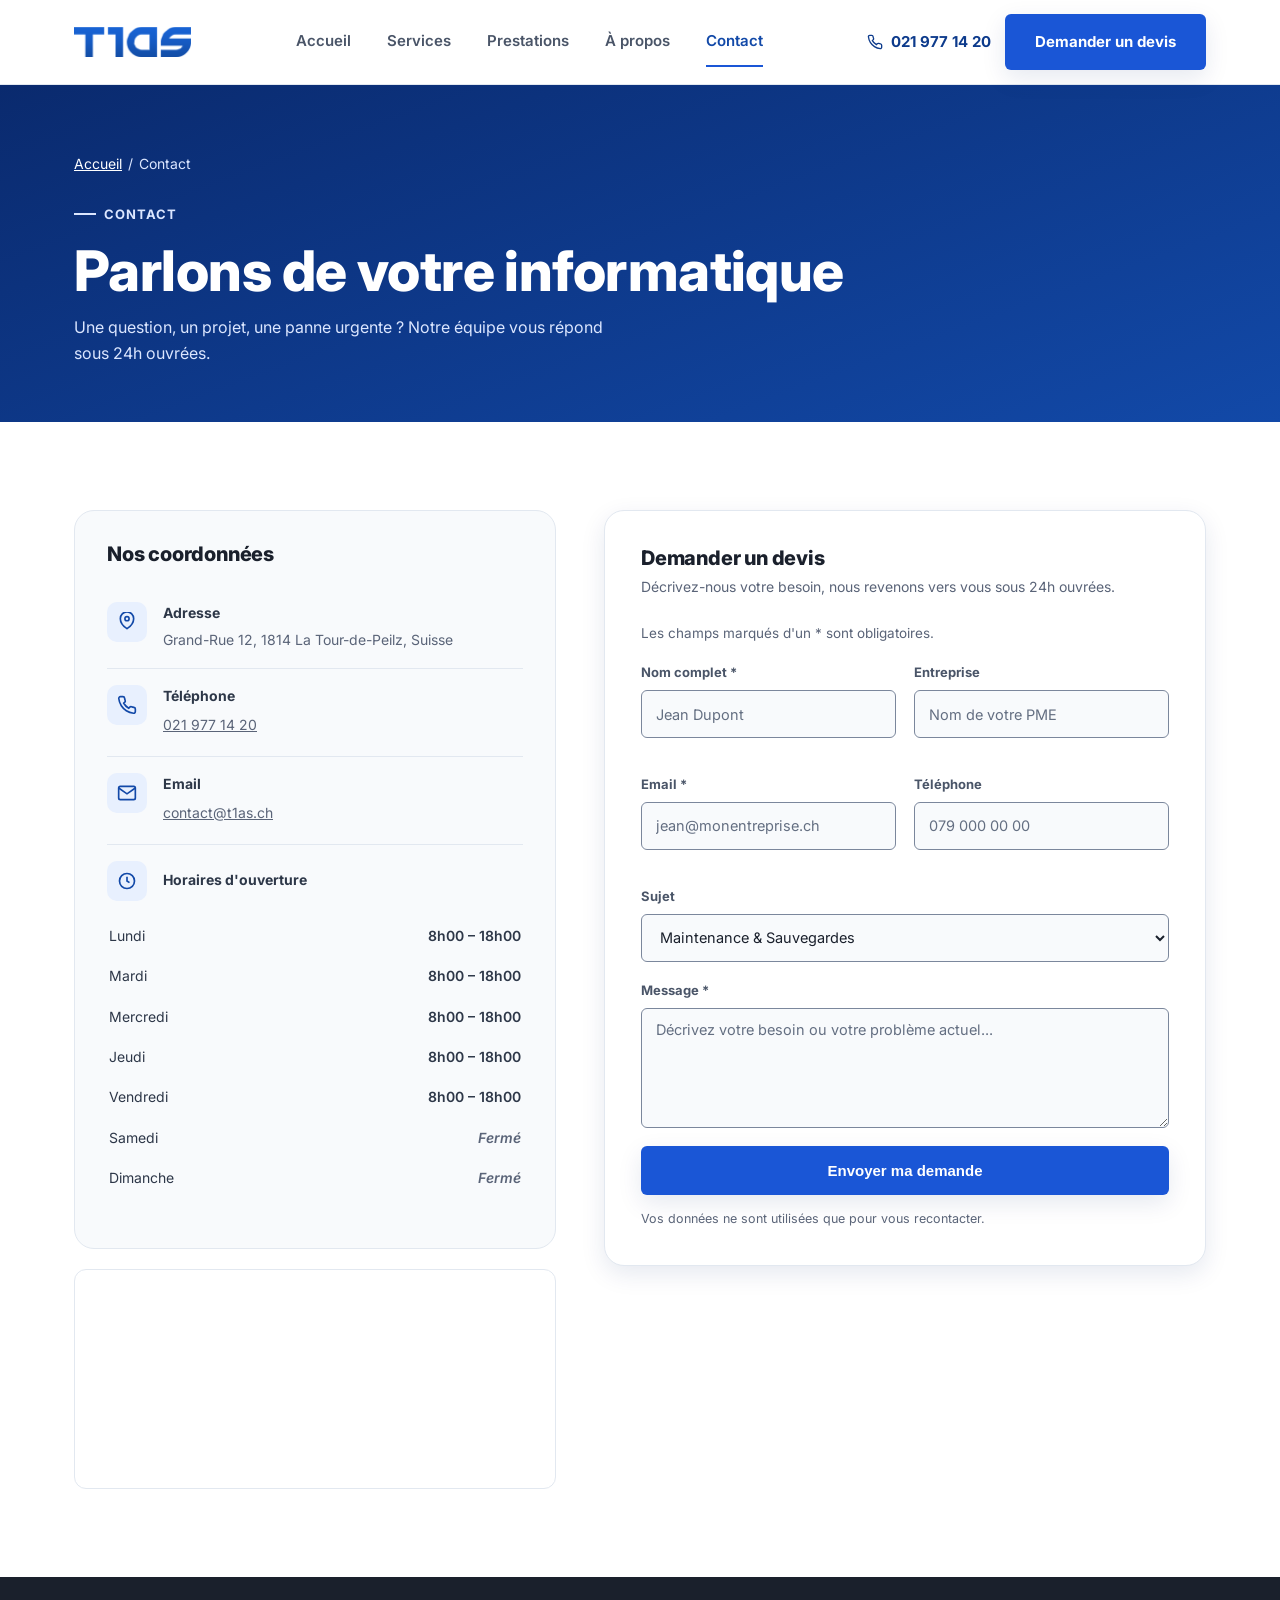
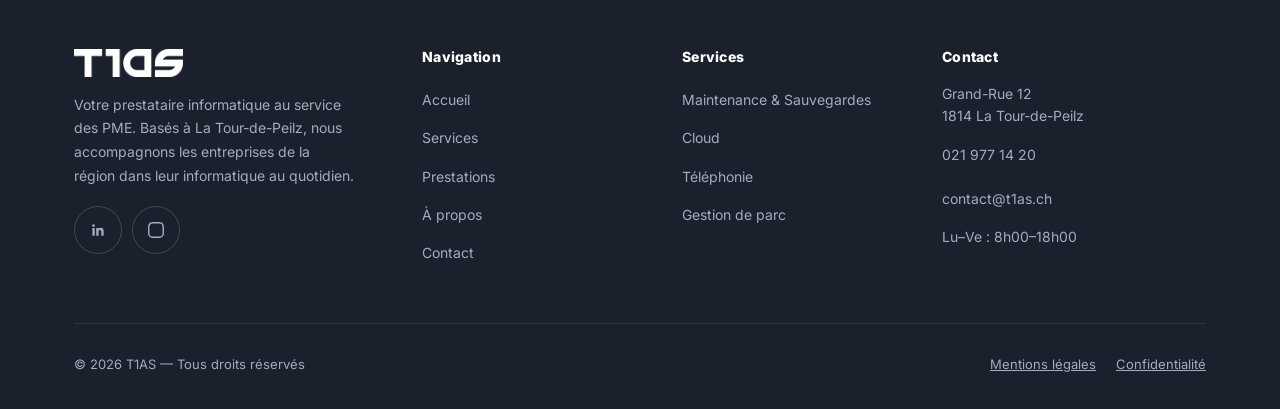
<file: t1as-accessibilite-s08/contact.html>
<!DOCTYPE html>
<html lang="fr">
<head>
<meta charset="UTF-8">
<meta name="viewport" content="width=device-width, initial-scale=1.0">
<title>Contact — T1AS | La Tour-de-Peilz</title>
<meta name="description" content="Contactez T1AS pour un devis gratuit : adresse, téléphone, email et horaires d'ouverture à La Tour-de-Peilz.">
<link rel="icon" href="assets/favicon.png" type="image/png">
<link rel="preconnect" href="https://fonts.googleapis.com">
<link href="https://fonts.googleapis.com/css2?family=Inter:wght@400;500;600;700;800&display=swap" rel="stylesheet">
<link rel="stylesheet" href="css/style.css">
</head>
<body>
<a href="#contenu" class="skip-link">Aller au contenu principal</a>

<header class="site-header">
  <div class="header-inner">
    <a href="index.html" class="brand">
      <img src="assets/logo-t1as-web.png" alt="T1AS">
    </a>
    <nav class="nav-links" aria-label="Navigation principale">
      <a href="index.html">Accueil</a>
      <a href="services.html">Services</a>
      <a href="prestations.html">Prestations</a>
      <a href="a-propos.html">À propos</a>
      <a href="contact.html" class="active" aria-current="page">Contact</a>
    </nav>
    <div class="header-cta">
      <a href="tel:+41219771420" class="header-phone" aria-label="Appeler T1AS au 021 977 14 20">
        <svg aria-hidden="true" focusable="false" width="16" height="16" viewBox="0 0 24 24" fill="none" stroke="currentColor" stroke-width="2"><path d="M22 16.92v3a2 2 0 0 1-2.18 2 19.79 19.79 0 0 1-8.63-3.07 19.5 19.5 0 0 1-6-6 19.79 19.79 0 0 1-3.07-8.67A2 2 0 0 1 4.11 2h3a2 2 0 0 1 2 1.72c.127.96.361 1.903.7 2.81a2 2 0 0 1-.45 2.11L8.09 9.91a16 16 0 0 0 6 6l1.27-1.27a2 2 0 0 1 2.11-.45c.907.339 1.85.573 2.81.7A2 2 0 0 1 22 16.92z"/></svg>
        <span class="txt">021 977 14 20</span>
      </a>
      <a href="contact.html" class="btn btn-primary">Demander un devis</a>
      <button type="button" class="nav-toggle" aria-label="Ouvrir le menu" aria-expanded="false" aria-controls="menu-mobile">
        <span></span><span></span><span></span>
      </button>
    </div>
  </div>
</header>

<div class="mobile-nav" id="menu-mobile" role="dialog" aria-modal="true" aria-label="Menu" hidden>
  <div class="mobile-nav-top">
    <img src="assets/logo-t1as-web.png" alt="" style="height:26px">
    <button type="button" class="mobile-nav-close" aria-label="Fermer le menu">&times;</button>
  </div>
  <a href="index.html">Accueil</a>
  <a href="services.html">Services</a>
  <a href="prestations.html">Prestations</a>
  <a href="a-propos.html">À propos</a>
  <a href="contact.html">Contact</a>
  <a href="tel:+41219771420" class="mobile-nav-phone">021 977 14 20</a>
</div>

<main id="contenu" tabindex="-1">

<section class="page-hero">
  <div class="container">
    <nav class="breadcrumb" aria-label="Fil d’Ariane"><a href="index.html">Accueil</a><span aria-hidden="true">/</span><span aria-current="page">Contact</span></nav>
    <div class="eyebrow">Contact</div>
    <h1>Parlons de votre informatique</h1>
    <p>Une question, un projet, une panne urgente ? Notre équipe vous répond sous 24h ouvrées.</p>
  </div>
</section>

<section>
  <div class="container contact-grid">

    <div>
      <div class="contact-info-card">
        <h2>Nos coordonnées</h2>
        <div class="info-row">
          <div class="info-icon">
            <svg aria-hidden="true" focusable="false" viewBox="0 0 24 24" fill="none" stroke="currentColor" stroke-width="2"><path d="M12 20c4.4-2.9 8-7.4 8-12a8 8 0 1 0-16 0c0 4.6 3.6 9.1 8 12z"/><circle cx="12" cy="8" r="2.5"/></svg>
          </div>
          <div>
            <strong>Adresse</strong>
            <span>Grand-Rue 12, 1814 La Tour-de-Peilz, Suisse</span>
          </div>
        </div>
        <div class="info-row">
          <div class="info-icon">
            <svg aria-hidden="true" focusable="false" viewBox="0 0 24 24" fill="none" stroke="currentColor" stroke-width="2"><path d="M22 16.92v3a2 2 0 0 1-2.18 2 19.79 19.79 0 0 1-8.63-3.07 19.5 19.5 0 0 1-6-6 19.79 19.79 0 0 1-3.07-8.67A2 2 0 0 1 4.11 2h3a2 2 0 0 1 2 1.72c.127.96.361 1.903.7 2.81a2 2 0 0 1-.45 2.11L8.09 9.91a16 16 0 0 0 6 6l1.27-1.27a2 2 0 0 1 2.11-.45c.907.339 1.85.573 2.81.7A2 2 0 0 1 22 16.92z"/></svg>
          </div>
          <div>
            <strong>Téléphone</strong>
            <a href="tel:+41219771420">021 977 14 20</a>
          </div>
        </div>
        <div class="info-row">
          <div class="info-icon">
            <svg aria-hidden="true" focusable="false" viewBox="0 0 24 24" fill="none" stroke="currentColor" stroke-width="2"><rect x="2" y="4" width="20" height="16" rx="2"/><path d="m22 6-10 7L2 6"/></svg>
          </div>
          <div>
            <strong>Email</strong>
            <a href="mailto:contact@t1as.ch">contact@t1as.ch</a>
          </div>
        </div>
        <div class="info-row" style="display:block;">
          <div style="display:flex; gap:16px; margin-bottom: 12px;">
            <div class="info-icon">
              <svg aria-hidden="true" focusable="false" viewBox="0 0 24 24" fill="none" stroke="currentColor" stroke-width="2"><circle cx="12" cy="12" r="9"/><path d="M12 7v5l3 2"/></svg>
            </div>
            <strong style="align-self:center;">Horaires d'ouverture</strong>
          </div>
          <table class="hours-table">
            <caption class="sr-only">Horaires d'ouverture</caption>
            <tr><th scope="row">Lundi</th><td>8h00 – 18h00</td></tr>
            <tr><th scope="row">Mardi</th><td>8h00 – 18h00</td></tr>
            <tr><th scope="row">Mercredi</th><td>8h00 – 18h00</td></tr>
            <tr><th scope="row">Jeudi</th><td>8h00 – 18h00</td></tr>
            <tr><th scope="row">Vendredi</th><td>8h00 – 18h00</td></tr>
            <tr class="closed"><th scope="row">Samedi</th><td>Fermé</td></tr>
            <tr class="closed"><th scope="row">Dimanche</th><td>Fermé</td></tr>
          </table>
        </div>
      </div>

      <div class="map-box">
        <iframe
          src="https://www.google.com/maps?q=Grand-Rue+12,+1814+La+Tour-de-Peilz,+Suisse&output=embed"
          loading="lazy"
          referrerpolicy="no-referrer-when-downgrade"
          title="Localisation de T1AS à La Tour-de-Peilz">
        </iframe>
      </div>
    </div>

    <div class="form-card">
      <h2 style="margin-bottom: 6px;">Demander un devis</h2>
      <p class="muted" style="margin-bottom: 24px; font-size: 14px;">Décrivez-nous votre besoin, nous revenons vers vous sous 24h ouvrées.</p>
      <form id="contact-form" novalidate>
        <p class="form-required-note">Les champs marqués d'un <span aria-hidden="true">*</span><span class="sr-only">astérisque</span> sont obligatoires.</p>
        <div class="form-row">
          <div class="form-field">
            <label for="name">Nom complet <span aria-hidden="true">*</span></label>
            <input type="text" id="name" name="name" autocomplete="name" placeholder="Jean Dupont" required aria-describedby="name-erreur">
            <p class="field-error" id="name-erreur" hidden></p>
          </div>
          <div class="form-field">
            <label for="company">Entreprise</label>
            <input type="text" id="company" name="company" autocomplete="organization" placeholder="Nom de votre PME">
          </div>
        </div>
        <div class="form-row">
          <div class="form-field">
            <label for="email">Email <span aria-hidden="true">*</span></label>
            <input type="email" id="email" name="email" autocomplete="email" placeholder="jean@monentreprise.ch" required aria-describedby="email-erreur">
            <p class="field-error" id="email-erreur" hidden></p>
          </div>
          <div class="form-field">
            <label for="phone">Téléphone</label>
            <input type="tel" id="phone" name="phone" autocomplete="tel" placeholder="079 000 00 00">
          </div>
        </div>
        <div class="form-field">
          <label for="subject">Sujet</label>
          <select id="subject" name="subject">
            <option>Maintenance & Sauvegardes</option>
            <option>Cloud</option>
            <option>Téléphonie</option>
            <option>Gestion de parc informatique</option>
            <option>Autre demande</option>
          </select>
        </div>
        <div class="form-field">
          <label for="message">Message <span aria-hidden="true">*</span></label>
          <textarea id="message" name="message" placeholder="Décrivez votre besoin ou votre problème actuel..." required aria-describedby="message-erreur"></textarea>
            <p class="field-error" id="message-erreur" hidden></p>
        </div>
        <button type="submit" class="btn btn-primary btn-block">Envoyer ma demande</button>
        <p class="form-feedback" id="form-feedback" role="status" aria-live="polite"></p>
        <p class="form-note">Vos données ne sont utilisées que pour vous recontacter.</p>
      </form>
    </div>

  </div>
</section>

</main>

<footer class="site-footer">
  <div class="container">
    <div class="footer-grid">
      <div class="footer-brand">
        <img src="assets/logo-t1as-web.png" alt="T1AS">
        <p>Votre prestataire informatique au service des PME. Basés à La Tour-de-Peilz, nous accompagnons les entreprises de la région dans leur informatique au quotidien.</p>
        <div class="social-row">
          <a href="#" aria-label="LinkedIn"><svg aria-hidden="true" focusable="false" viewBox="0 0 24 24" fill="currentColor"><path d="M20.45 20.45h-3.55v-5.57c0-1.33-.02-3.03-1.85-3.03-1.85 0-2.14 1.45-2.14 2.94v5.66H9.36V9h3.41v1.56h.05c.47-.9 1.63-1.85 3.36-1.85 3.6 0 4.27 2.37 4.27 5.45v6.29zM5.34 7.43a2.06 2.06 0 1 1 0-4.12 2.06 2.06 0 0 1 0 4.12zM7.12 20.45H3.56V9h3.56v11.45z"/></svg></a>
          <a href="#" aria-label="Instagram"><svg aria-hidden="true" focusable="false" viewBox="0 0 24 24" fill="currentColor"><path d="M12 2.16c3.2 0 3.58.01 4.85.07 3.25.15 4.77 1.69 4.92 4.92.06 1.27.07 1.65.07 4.85s-.01 3.58-.07 4.85c-.15 3.23-1.66 4.77-4.92 4.92-1.27.06-1.64.07-4.85.07s-3.58-.01-4.85-.07c-3.26-.15-4.77-1.7-4.92-4.92-.06-1.27-.07-1.65-.07-4.85s.01-3.58.07-4.85C2.38 3.94 3.9 2.38 7.15 2.23 8.42 2.17 8.8 2.16 12 2.16zM12 0C8.74 0 8.33.01 7.05.07c-4.35.2-6.78 2.62-6.98 6.98C0 8.33 0 8.74 0 12s.01 3.67.07 4.95c.2 4.35 2.62 6.78 6.98 6.98C8.33 24 8.74 24 12 24s3.67-.01 4.95-.07c4.35-.2 6.78-2.62 6.98-6.98.06-1.28.07-1.69.07-4.95s-.01-3.67-.07-4.95c-.2-4.35-2.62-6.78-6.98-6.98C15.67.01 15.26 0 12 0z"/></svg></a>
        </div>
      </div>
      <div class="footer-col">
        <h2>Navigation</h2>
        <ul>
          <li><a href="index.html">Accueil</a></li>
          <li><a href="services.html">Services</a></li>
          <li><a href="prestations.html">Prestations</a></li>
          <li><a href="a-propos.html">À propos</a></li>
          <li><a href="contact.html">Contact</a></li>
        </ul>
      </div>
      <div class="footer-col">
        <h2>Services</h2>
        <ul>
          <li><a href="services.html#maintenance">Maintenance & Sauvegardes</a></li>
          <li><a href="services.html#cloud">Cloud</a></li>
          <li><a href="services.html#telephonie">Téléphonie</a></li>
          <li><a href="services.html#parc">Gestion de parc</a></li>
        </ul>
      </div>
      <div class="footer-col">
        <h2>Contact</h2>
        <p class="foot-line">Grand-Rue 12<br>1814 La Tour-de-Peilz</p>
        <p class="foot-line"><a href="tel:+41219771420">021 977 14 20</a></p>
        <p class="foot-line"><a href="mailto:contact@t1as.ch">contact@t1as.ch</a></p>
        <p class="foot-line">Lu–Ve : 8h00–18h00</p>
      </div>
    </div>
    <div class="footer-bottom">
      <span>© <span id="current-year">2026</span> T1AS — Tous droits réservés</span>
      <div class="footer-bottom-links">
        <a href="mentions-legales.html">Mentions légales</a>
        <a href="mentions-legales.html#confidentialite">Confidentialité</a>
      </div>
    </div>
  </div>
</footer>

<script src="js/script.js"></script>
</body>
</html>
</file>
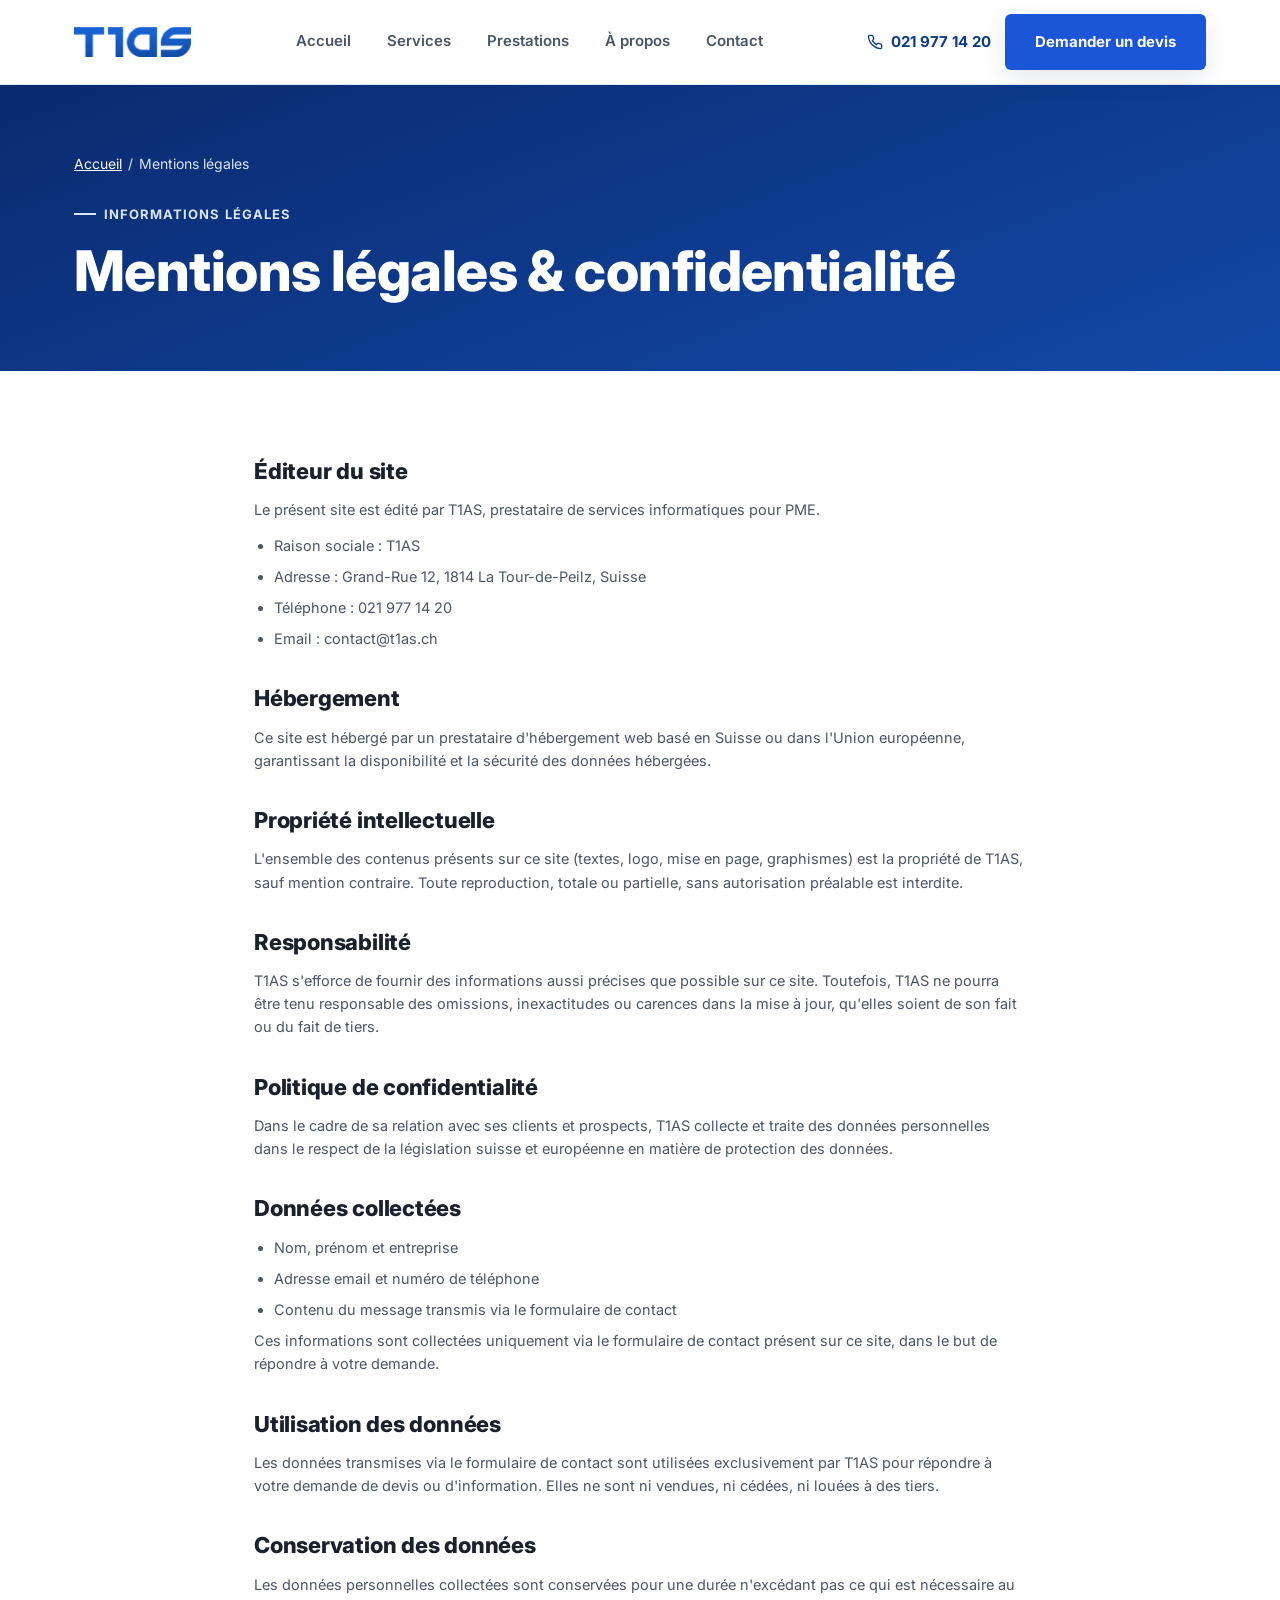
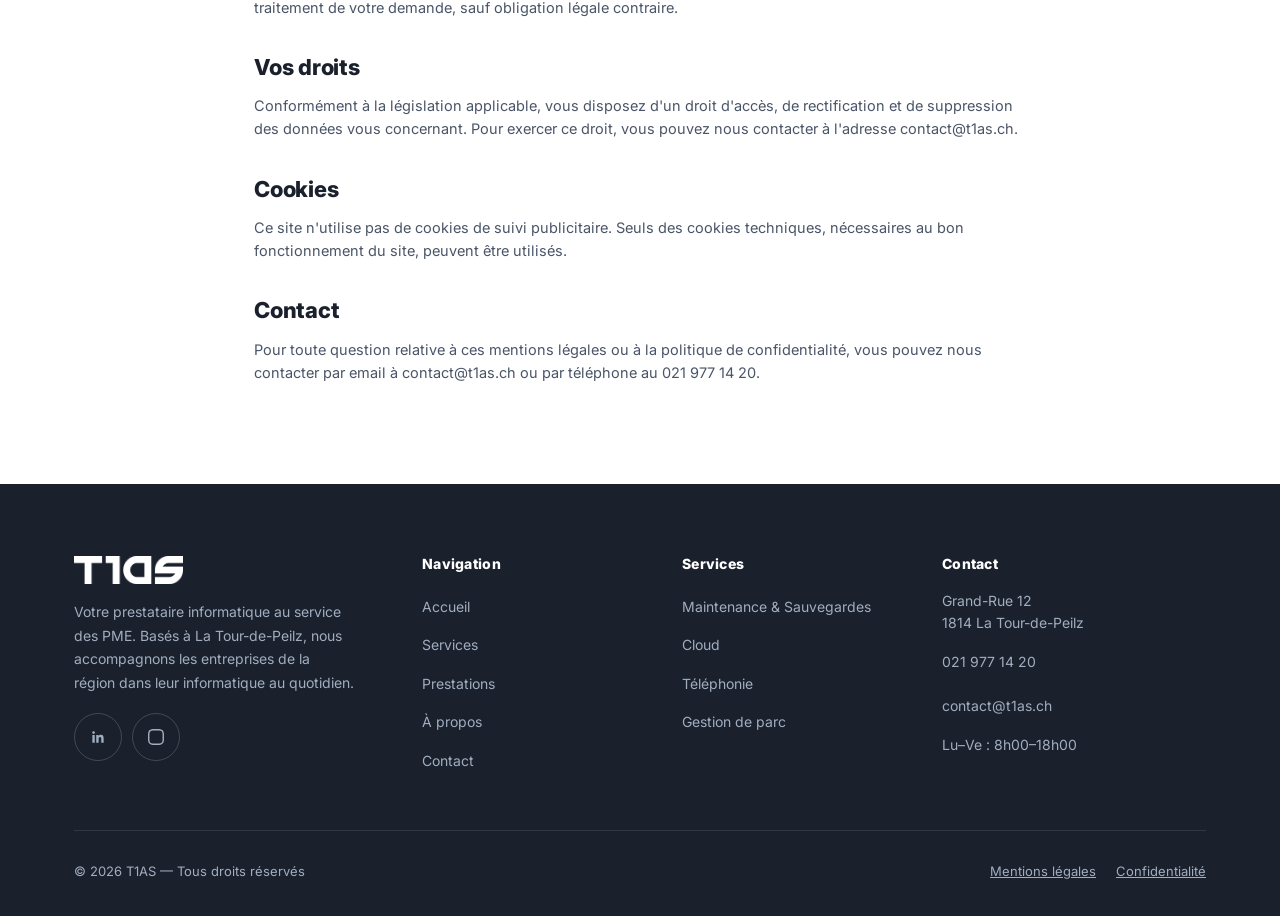
<file: t1as-accessibilite-s08/mentions-legales.html>
<!DOCTYPE html>
<html lang="fr">
<head>
<meta charset="UTF-8">
<meta name="viewport" content="width=device-width, initial-scale=1.0">
<title>Mentions légales & Confidentialité — T1AS</title>
<meta name="description" content="Mentions légales et politique de confidentialité de T1AS, prestataire informatique à La Tour-de-Peilz.">
<link rel="icon" href="assets/favicon.png" type="image/png">
<link rel="preconnect" href="https://fonts.googleapis.com">
<link href="https://fonts.googleapis.com/css2?family=Inter:wght@400;500;600;700;800&display=swap" rel="stylesheet">
<link rel="stylesheet" href="css/style.css">
</head>
<body>
<a href="#contenu" class="skip-link">Aller au contenu principal</a>

<header class="site-header">
  <div class="header-inner">
    <a href="index.html" class="brand">
      <img src="assets/logo-t1as-web.png" alt="T1AS">
    </a>
    <nav class="nav-links" aria-label="Navigation principale">
      <a href="index.html">Accueil</a>
      <a href="services.html">Services</a>
      <a href="prestations.html">Prestations</a>
      <a href="a-propos.html">À propos</a>
      <a href="contact.html">Contact</a>
    </nav>
    <div class="header-cta">
      <a href="tel:+41219771420" class="header-phone" aria-label="Appeler T1AS au 021 977 14 20">
        <svg aria-hidden="true" focusable="false" width="16" height="16" viewBox="0 0 24 24" fill="none" stroke="currentColor" stroke-width="2"><path d="M22 16.92v3a2 2 0 0 1-2.18 2 19.79 19.79 0 0 1-8.63-3.07 19.5 19.5 0 0 1-6-6 19.79 19.79 0 0 1-3.07-8.67A2 2 0 0 1 4.11 2h3a2 2 0 0 1 2 1.72c.127.96.361 1.903.7 2.81a2 2 0 0 1-.45 2.11L8.09 9.91a16 16 0 0 0 6 6l1.27-1.27a2 2 0 0 1 2.11-.45c.907.339 1.85.573 2.81.7A2 2 0 0 1 22 16.92z"/></svg>
        <span class="txt">021 977 14 20</span>
      </a>
      <a href="contact.html" class="btn btn-primary">Demander un devis</a>
      <button type="button" class="nav-toggle" aria-label="Ouvrir le menu" aria-expanded="false" aria-controls="menu-mobile">
        <span></span><span></span><span></span>
      </button>
    </div>
  </div>
</header>

<div class="mobile-nav" id="menu-mobile" role="dialog" aria-modal="true" aria-label="Menu" hidden>
  <div class="mobile-nav-top">
    <img src="assets/logo-t1as-web.png" alt="" style="height:26px">
    <button type="button" class="mobile-nav-close" aria-label="Fermer le menu">&times;</button>
  </div>
  <a href="index.html">Accueil</a>
  <a href="services.html">Services</a>
  <a href="prestations.html">Prestations</a>
  <a href="a-propos.html">À propos</a>
  <a href="contact.html">Contact</a>
  <a href="tel:+41219771420" class="mobile-nav-phone">021 977 14 20</a>
</div>

<main id="contenu" tabindex="-1">

<section class="page-hero">
  <div class="container">
    <nav class="breadcrumb" aria-label="Fil d’Ariane"><a href="index.html">Accueil</a><span aria-hidden="true">/</span><span aria-current="page">Mentions légales</span></nav>
    <div class="eyebrow">Informations légales</div>
    <h1>Mentions légales & confidentialité</h1>
  </div>
</section>

<section>
  <div class="container" style="max-width: 820px;">
    <div class="legal-content">

      <h2>Éditeur du site</h2>
      <p>Le présent site est édité par T1AS, prestataire de services informatiques pour PME.</p>
      <ul>
        <li>Raison sociale : T1AS</li>
        <li>Adresse : Grand-Rue 12, 1814 La Tour-de-Peilz, Suisse</li>
        <li>Téléphone : 021 977 14 20</li>
        <li>Email : contact@t1as.ch</li>
      </ul>

      <h2>Hébergement</h2>
      <p>Ce site est hébergé par un prestataire d'hébergement web basé en Suisse ou dans l'Union européenne, garantissant la disponibilité et la sécurité des données hébergées.</p>

      <h2>Propriété intellectuelle</h2>
      <p>L'ensemble des contenus présents sur ce site (textes, logo, mise en page, graphismes) est la propriété de T1AS, sauf mention contraire. Toute reproduction, totale ou partielle, sans autorisation préalable est interdite.</p>

      <h2>Responsabilité</h2>
      <p>T1AS s'efforce de fournir des informations aussi précises que possible sur ce site. Toutefois, T1AS ne pourra être tenu responsable des omissions, inexactitudes ou carences dans la mise à jour, qu'elles soient de son fait ou du fait de tiers.</p>

      <h2 id="confidentialite">Politique de confidentialité</h2>
      <p>Dans le cadre de sa relation avec ses clients et prospects, T1AS collecte et traite des données personnelles dans le respect de la législation suisse et européenne en matière de protection des données.</p>

      <h2>Données collectées</h2>
      <ul>
        <li>Nom, prénom et entreprise</li>
        <li>Adresse email et numéro de téléphone</li>
        <li>Contenu du message transmis via le formulaire de contact</li>
      </ul>
      <p>Ces informations sont collectées uniquement via le formulaire de contact présent sur ce site, dans le but de répondre à votre demande.</p>

      <h2>Utilisation des données</h2>
      <p>Les données transmises via le formulaire de contact sont utilisées exclusivement par T1AS pour répondre à votre demande de devis ou d'information. Elles ne sont ni vendues, ni cédées, ni louées à des tiers.</p>

      <h2>Conservation des données</h2>
      <p>Les données personnelles collectées sont conservées pour une durée n'excédant pas ce qui est nécessaire au traitement de votre demande, sauf obligation légale contraire.</p>

      <h2>Vos droits</h2>
      <p>Conformément à la législation applicable, vous disposez d'un droit d'accès, de rectification et de suppression des données vous concernant. Pour exercer ce droit, vous pouvez nous contacter à l'adresse contact@t1as.ch.</p>

      <h2>Cookies</h2>
      <p>Ce site n'utilise pas de cookies de suivi publicitaire. Seuls des cookies techniques, nécessaires au bon fonctionnement du site, peuvent être utilisés.</p>

      <h2>Contact</h2>
      <p>Pour toute question relative à ces mentions légales ou à la politique de confidentialité, vous pouvez nous contacter par email à contact@t1as.ch ou par téléphone au 021 977 14 20.</p>

    </div>
  </div>
</section>

</main>

<footer class="site-footer">
  <div class="container">
    <div class="footer-grid">
      <div class="footer-brand">
        <img src="assets/logo-t1as-web.png" alt="T1AS">
        <p>Votre prestataire informatique au service des PME. Basés à La Tour-de-Peilz, nous accompagnons les entreprises de la région dans leur informatique au quotidien.</p>
        <div class="social-row">
          <a href="#" aria-label="LinkedIn"><svg aria-hidden="true" focusable="false" viewBox="0 0 24 24" fill="currentColor"><path d="M20.45 20.45h-3.55v-5.57c0-1.33-.02-3.03-1.85-3.03-1.85 0-2.14 1.45-2.14 2.94v5.66H9.36V9h3.41v1.56h.05c.47-.9 1.63-1.85 3.36-1.85 3.6 0 4.27 2.37 4.27 5.45v6.29zM5.34 7.43a2.06 2.06 0 1 1 0-4.12 2.06 2.06 0 0 1 0 4.12zM7.12 20.45H3.56V9h3.56v11.45z"/></svg></a>
          <a href="#" aria-label="Instagram"><svg aria-hidden="true" focusable="false" viewBox="0 0 24 24" fill="currentColor"><path d="M12 2.16c3.2 0 3.58.01 4.85.07 3.25.15 4.77 1.69 4.92 4.92.06 1.27.07 1.65.07 4.85s-.01 3.58-.07 4.85c-.15 3.23-1.66 4.77-4.92 4.92-1.27.06-1.64.07-4.85.07s-3.58-.01-4.85-.07c-3.26-.15-4.77-1.7-4.92-4.92-.06-1.27-.07-1.65-.07-4.85s.01-3.58.07-4.85C2.38 3.94 3.9 2.38 7.15 2.23 8.42 2.17 8.8 2.16 12 2.16zM12 0C8.74 0 8.33.01 7.05.07c-4.35.2-6.78 2.62-6.98 6.98C0 8.33 0 8.74 0 12s.01 3.67.07 4.95c.2 4.35 2.62 6.78 6.98 6.98C8.33 24 8.74 24 12 24s3.67-.01 4.95-.07c4.35-.2 6.78-2.62 6.98-6.98.06-1.28.07-1.69.07-4.95s-.01-3.67-.07-4.95c-.2-4.35-2.62-6.78-6.98-6.98C15.67.01 15.26 0 12 0z"/></svg></a>
        </div>
      </div>
      <div class="footer-col">
        <h2>Navigation</h2>
        <ul>
          <li><a href="index.html">Accueil</a></li>
          <li><a href="services.html">Services</a></li>
          <li><a href="prestations.html">Prestations</a></li>
          <li><a href="a-propos.html">À propos</a></li>
          <li><a href="contact.html">Contact</a></li>
        </ul>
      </div>
      <div class="footer-col">
        <h2>Services</h2>
        <ul>
          <li><a href="services.html#maintenance">Maintenance & Sauvegardes</a></li>
          <li><a href="services.html#cloud">Cloud</a></li>
          <li><a href="services.html#telephonie">Téléphonie</a></li>
          <li><a href="services.html#parc">Gestion de parc</a></li>
        </ul>
      </div>
      <div class="footer-col">
        <h2>Contact</h2>
        <p class="foot-line">Grand-Rue 12<br>1814 La Tour-de-Peilz</p>
        <p class="foot-line"><a href="tel:+41219771420">021 977 14 20</a></p>
        <p class="foot-line"><a href="mailto:contact@t1as.ch">contact@t1as.ch</a></p>
        <p class="foot-line">Lu–Ve : 8h00–18h00</p>
      </div>
    </div>
    <div class="footer-bottom">
      <span>© <span id="current-year">2026</span> T1AS — Tous droits réservés</span>
      <div class="footer-bottom-links">
        <a href="mentions-legales.html">Mentions légales</a>
        <a href="mentions-legales.html#confidentialite">Confidentialité</a>
      </div>
    </div>
  </div>
</footer>

<script src="js/script.js"></script>
</body>
</html>
</file>
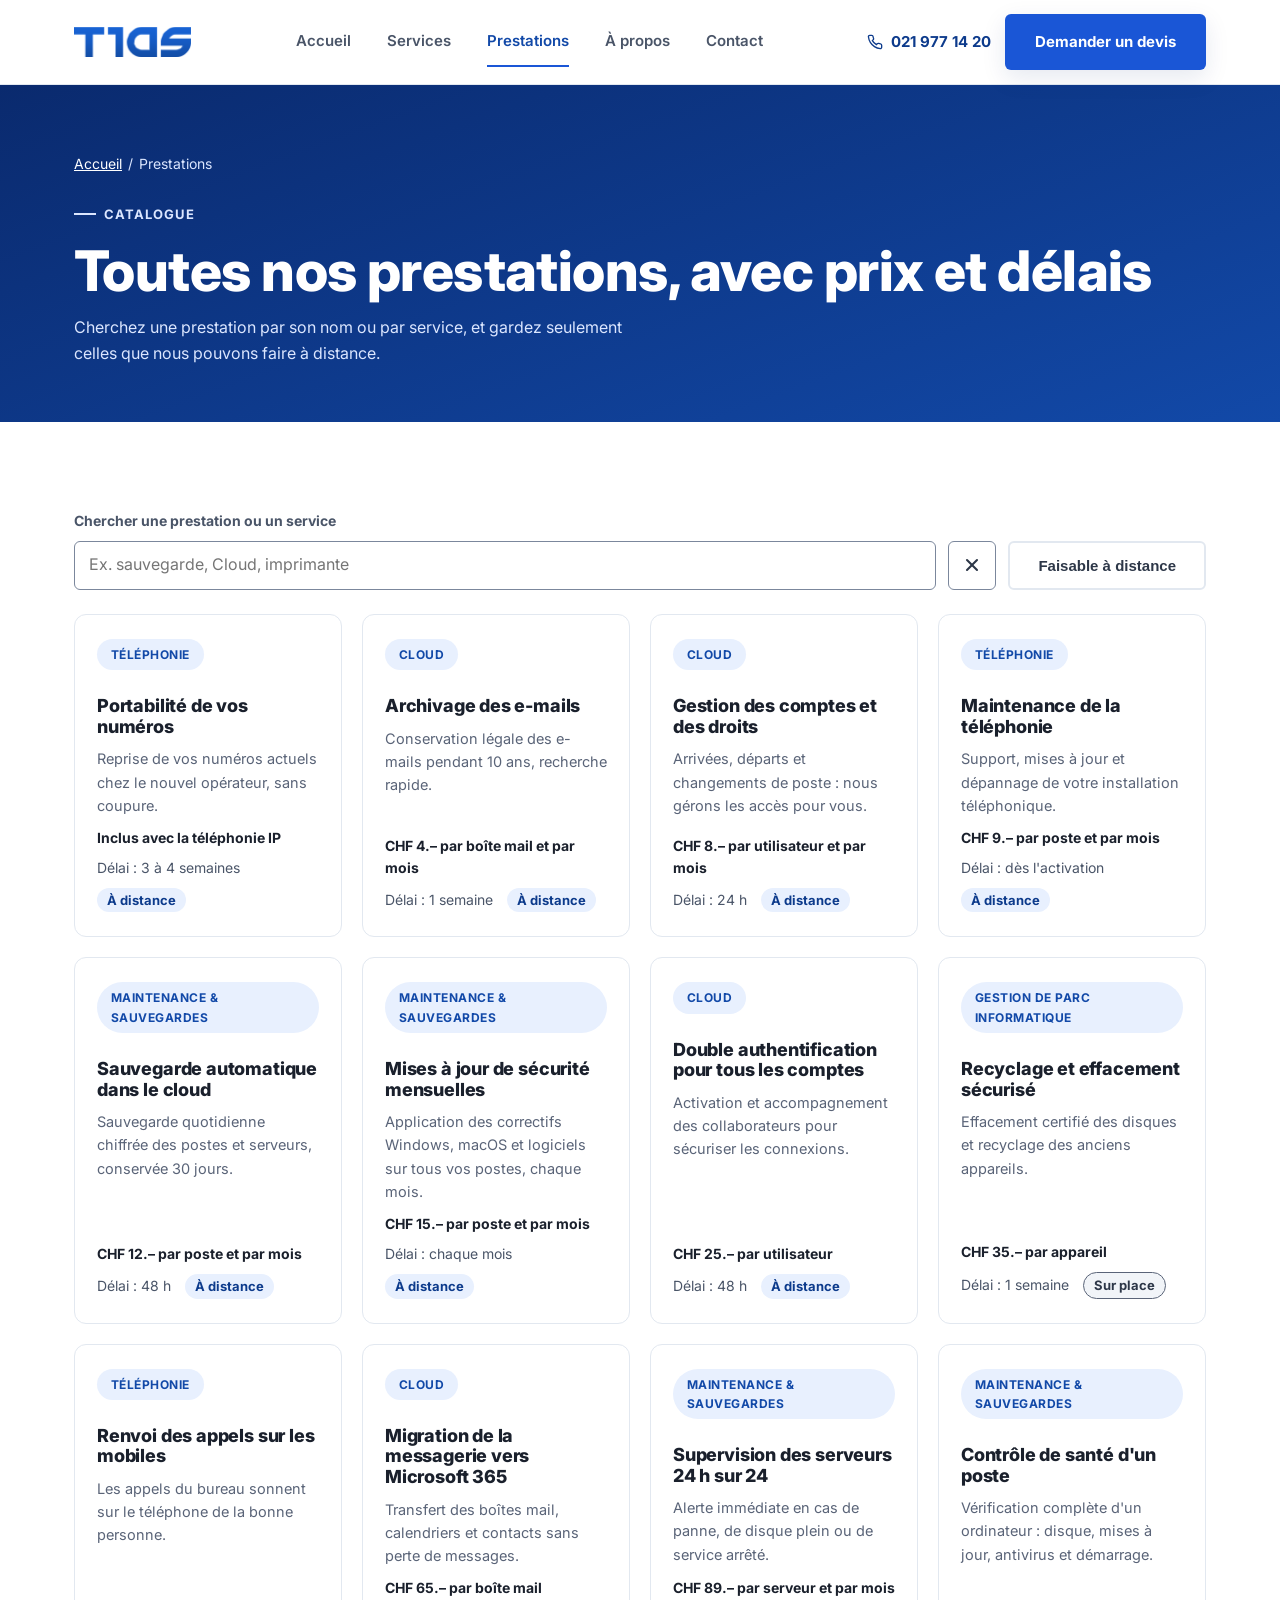
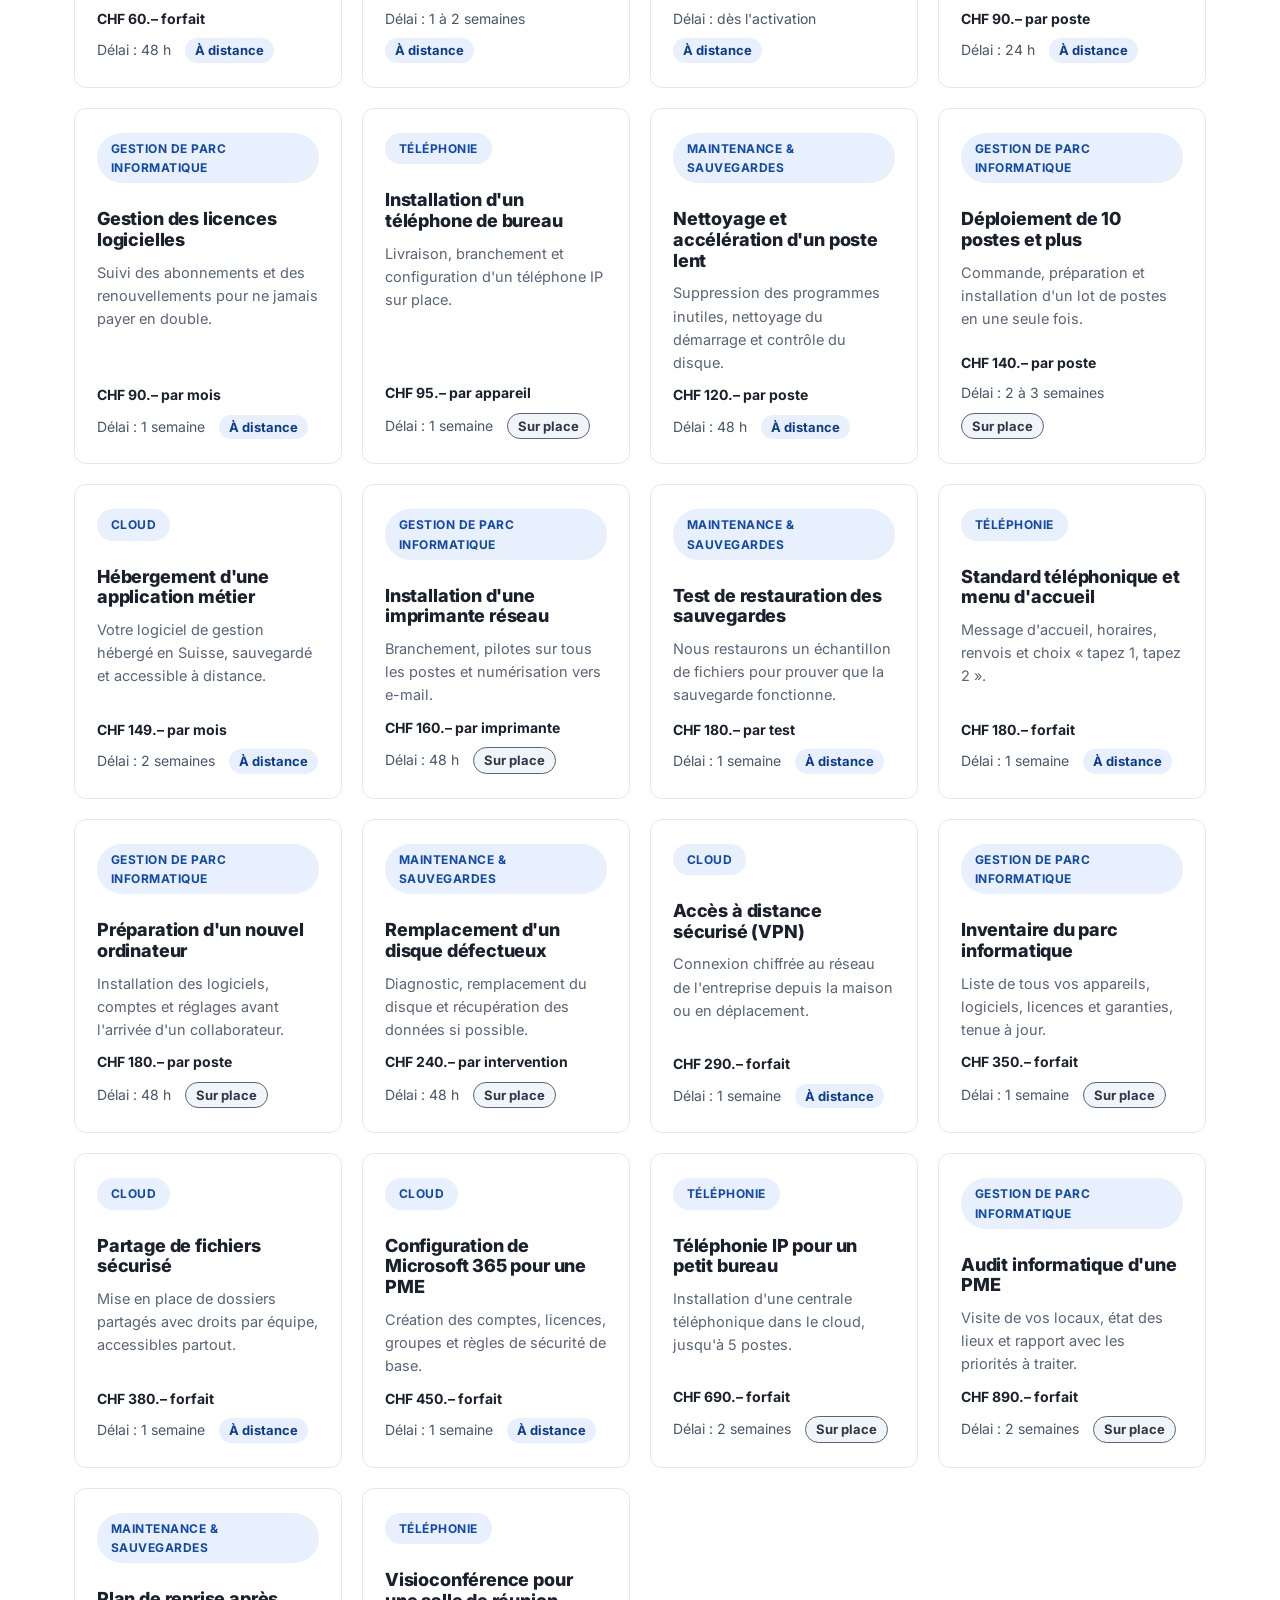
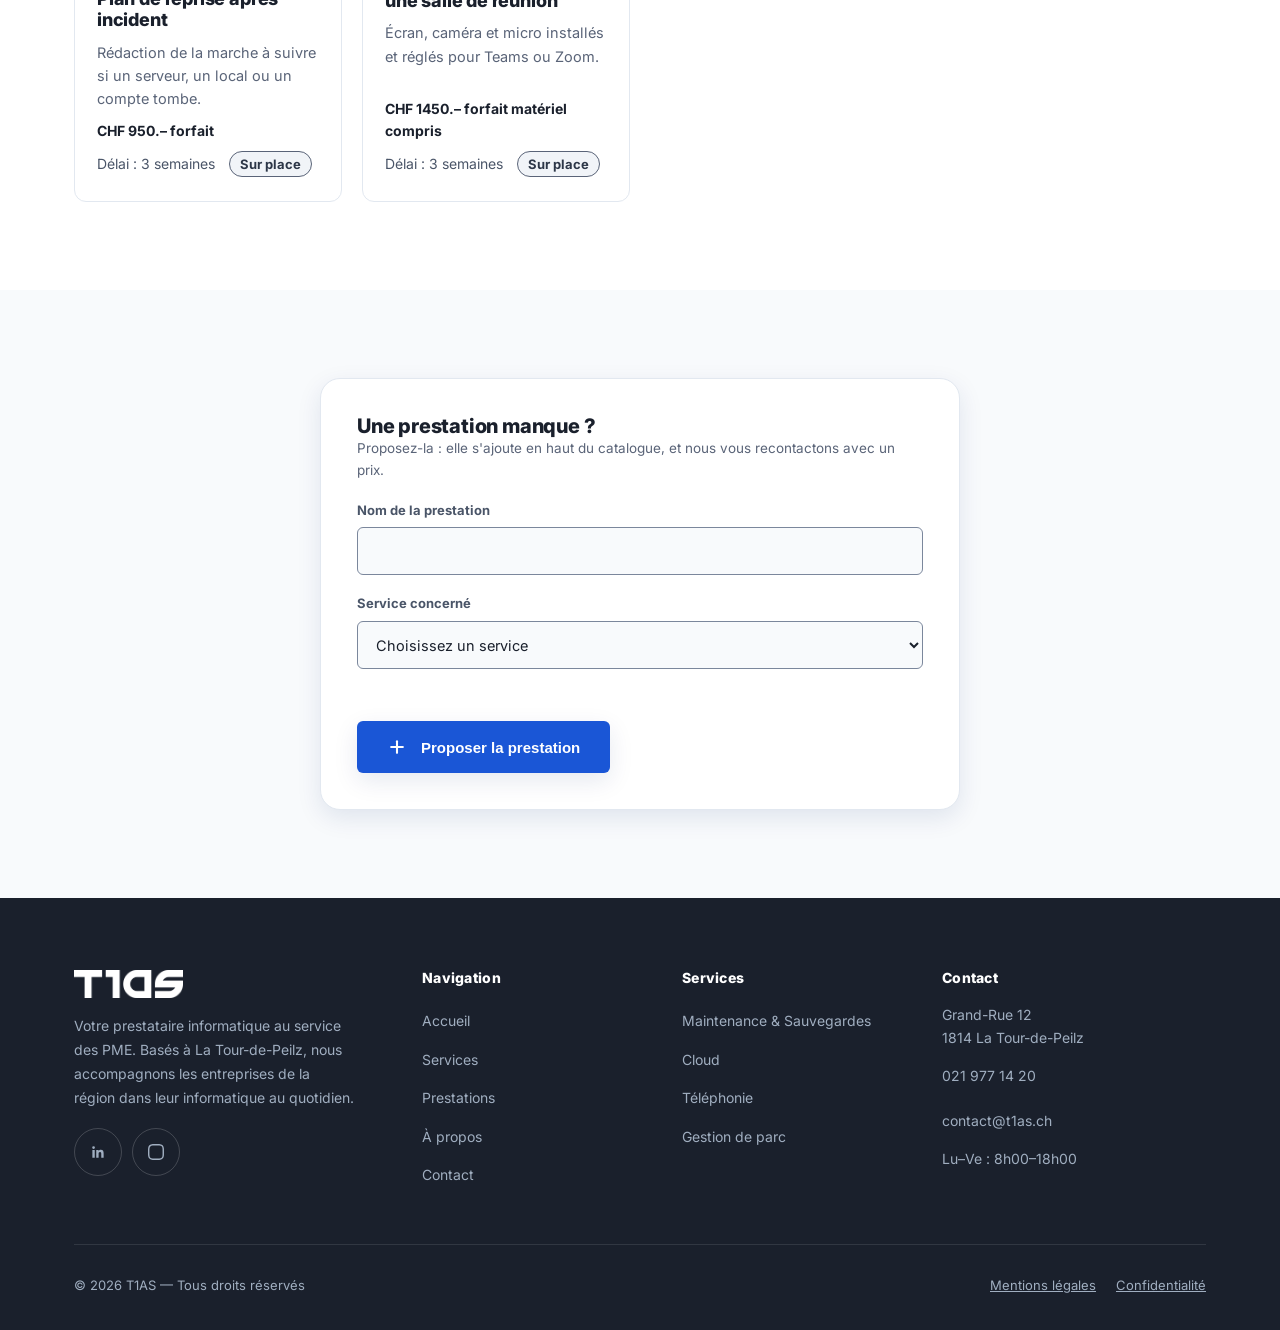
<file: t1as-accessibilite-s08/prestations.html>
<!DOCTYPE html>
<html lang="fr">
<head>
<meta charset="UTF-8">
<meta name="viewport" content="width=device-width, initial-scale=1.0">
<title>Catalogue des prestations — T1AS | Prix et délais pour PME</title>
<meta name="description" content="Les 30 prestations T1AS pour PME, avec prix, délais et possibilité d'intervenir à distance.">
<link rel="icon" href="assets/favicon.png" type="image/png">
<link rel="preconnect" href="https://fonts.googleapis.com">
<link href="https://fonts.googleapis.com/css2?family=Inter:wght@400;500;600;700;800&display=swap" rel="stylesheet">
<link rel="stylesheet" href="css/style.css">
</head>
<body>
<a href="#contenu" class="skip-link">Aller au contenu principal</a>

<header class="site-header">
  <div class="header-inner">
    <a href="index.html" class="brand">
      <img src="assets/logo-t1as-web.png" alt="T1AS">
    </a>
    <nav class="nav-links" aria-label="Navigation principale">
      <a href="index.html">Accueil</a>
      <a href="services.html">Services</a>
      <a href="prestations.html" class="active" aria-current="page">Prestations</a>
      <a href="a-propos.html">À propos</a>
      <a href="contact.html">Contact</a>
    </nav>
    <div class="header-cta">
      <a href="tel:+41219771420" class="header-phone" aria-label="Appeler T1AS au 021 977 14 20">
        <svg aria-hidden="true" focusable="false" width="16" height="16" viewBox="0 0 24 24" fill="none" stroke="currentColor" stroke-width="2"><path d="M22 16.92v3a2 2 0 0 1-2.18 2 19.79 19.79 0 0 1-8.63-3.07 19.5 19.5 0 0 1-6-6 19.79 19.79 0 0 1-3.07-8.67A2 2 0 0 1 4.11 2h3a2 2 0 0 1 2 1.72c.127.96.361 1.903.7 2.81a2 2 0 0 1-.45 2.11L8.09 9.91a16 16 0 0 0 6 6l1.27-1.27a2 2 0 0 1 2.11-.45c.907.339 1.85.573 2.81.7A2 2 0 0 1 22 16.92z"/></svg>
        <span class="txt">021 977 14 20</span>
      </a>
      <a href="contact.html" class="btn btn-primary">Demander un devis</a>
      <button type="button" class="nav-toggle" aria-label="Ouvrir le menu" aria-expanded="false" aria-controls="menu-mobile">
        <span></span><span></span><span></span>
      </button>
    </div>
  </div>
</header>

<div class="mobile-nav" id="menu-mobile" role="dialog" aria-modal="true" aria-label="Menu" hidden>
  <div class="mobile-nav-top">
    <img src="assets/logo-t1as-web.png" alt="" style="height:26px">
    <button type="button" class="mobile-nav-close" aria-label="Fermer le menu">&times;</button>
  </div>
  <a href="index.html">Accueil</a>
  <a href="services.html">Services</a>
  <a href="prestations.html">Prestations</a>
  <a href="a-propos.html">À propos</a>
  <a href="contact.html">Contact</a>
  <a href="tel:+41219771420" class="mobile-nav-phone">021 977 14 20</a>
</div>

<main id="contenu" tabindex="-1">

<section class="page-hero">
  <div class="container">
    <nav class="breadcrumb" aria-label="Fil d’Ariane"><a href="index.html">Accueil</a><span aria-hidden="true">/</span><span aria-current="page">Prestations</span></nav>
    <div class="eyebrow">Catalogue</div>
    <h1>Toutes nos prestations, avec prix et délais</h1>
    <p>Cherchez une prestation par son nom ou par service, et gardez seulement celles que nous pouvons faire à distance.</p>
  </div>
</section>

<section>
  <div class="container">
    <div class="catalogue-outils">
      <label for="recherche">Chercher une prestation ou un service</label>
      <div class="catalogue-ligne">
        <input type="search" id="recherche" placeholder="Ex. sauvegarde, Cloud, imprimante">
        <button type="button" class="bouton-icone" id="effacer">
          <img src="icones/fermer.svg" alt="Effacer la recherche" width="20" height="20">
        </button>
        <button type="button" class="btn btn-outline filtre" id="filtre-distance" aria-pressed="false">Faisable à distance</button>
      </div>
    </div>

    <p id="aucun-resultat" hidden></p>
    <p id="etat" role="status"></p>

    <div class="prestations-grid" id="liste-cartes"></div>
  </div>
</section>

<section style="background: var(--gray-50);">
  <div class="container">
    <form id="demande" class="form-card demande-card">
      <h2>Une prestation manque ?</h2>
      <p class="form-required-note">Proposez-la : elle s'ajoute en haut du catalogue, et nous vous recontactons avec un prix.</p>
      <div class="form-field">
        <label for="champ-nom">Nom de la prestation</label>
        <input type="text" id="champ-nom" name="nom">
      </div>
      <div class="form-field">
        <label for="champ-service">Service concerné</label>
        <select id="champ-service" name="service">
          <option value="">Choisissez un service</option>
          <option>Maintenance & Sauvegardes</option>
          <option>Cloud</option>
          <option>Téléphonie</option>
          <option>Gestion de parc informatique</option>
        </select>
      </div>
      <p id="erreurs" aria-live="polite"></p>
      <button type="submit" class="btn btn-primary"><img src="icones/plus.svg" alt="" width="20" height="20" class="icone">Proposer la prestation</button>
    </form>
  </div>
</section>

</main>

<footer class="site-footer">
  <div class="container">
    <div class="footer-grid">
      <div class="footer-brand">
        <img src="assets/logo-t1as-web.png" alt="T1AS">
        <p>Votre prestataire informatique au service des PME. Basés à La Tour-de-Peilz, nous accompagnons les entreprises de la région dans leur informatique au quotidien.</p>
        <div class="social-row">
          <a href="#" aria-label="LinkedIn"><svg aria-hidden="true" focusable="false" viewBox="0 0 24 24" fill="currentColor"><path d="M20.45 20.45h-3.55v-5.57c0-1.33-.02-3.03-1.85-3.03-1.85 0-2.14 1.45-2.14 2.94v5.66H9.36V9h3.41v1.56h.05c.47-.9 1.63-1.85 3.36-1.85 3.6 0 4.27 2.37 4.27 5.45v6.29zM5.34 7.43a2.06 2.06 0 1 1 0-4.12 2.06 2.06 0 0 1 0 4.12zM7.12 20.45H3.56V9h3.56v11.45z"/></svg></a>
          <a href="#" aria-label="Instagram"><svg aria-hidden="true" focusable="false" viewBox="0 0 24 24" fill="currentColor"><path d="M12 2.16c3.2 0 3.58.01 4.85.07 3.25.15 4.77 1.69 4.92 4.92.06 1.27.07 1.65.07 4.85s-.01 3.58-.07 4.85c-.15 3.23-1.66 4.77-4.92 4.92-1.27.06-1.64.07-4.85.07s-3.58-.01-4.85-.07c-3.26-.15-4.77-1.7-4.92-4.92-.06-1.27-.07-1.65-.07-4.85s.01-3.58.07-4.85C2.38 3.94 3.9 2.38 7.15 2.23 8.42 2.17 8.8 2.16 12 2.16zM12 0C8.74 0 8.33.01 7.05.07c-4.35.2-6.78 2.62-6.98 6.98C0 8.33 0 8.74 0 12s.01 3.67.07 4.95c.2 4.35 2.62 6.78 6.98 6.98C8.33 24 8.74 24 12 24s3.67-.01 4.95-.07c4.35-.2 6.78-2.62 6.98-6.98.06-1.28.07-1.69.07-4.95s-.01-3.67-.07-4.95c-.2-4.35-2.62-6.78-6.98-6.98C15.67.01 15.26 0 12 0z"/></svg></a>
        </div>
      </div>
      <div class="footer-col">
        <h2>Navigation</h2>
        <ul>
          <li><a href="index.html">Accueil</a></li>
          <li><a href="services.html">Services</a></li>
          <li><a href="prestations.html">Prestations</a></li>
          <li><a href="a-propos.html">À propos</a></li>
          <li><a href="contact.html">Contact</a></li>
        </ul>
      </div>
      <div class="footer-col">
        <h2>Services</h2>
        <ul>
          <li><a href="services.html#maintenance">Maintenance & Sauvegardes</a></li>
          <li><a href="services.html#cloud">Cloud</a></li>
          <li><a href="services.html#telephonie">Téléphonie</a></li>
          <li><a href="services.html#parc">Gestion de parc</a></li>
        </ul>
      </div>
      <div class="footer-col">
        <h2>Contact</h2>
        <p class="foot-line">Grand-Rue 12<br>1814 La Tour-de-Peilz</p>
        <p class="foot-line"><a href="tel:+41219771420">021 977 14 20</a></p>
        <p class="foot-line"><a href="mailto:contact@t1as.ch">contact@t1as.ch</a></p>
        <p class="foot-line">Lu–Ve : 8h00–18h00</p>
      </div>
    </div>
    <div class="footer-bottom">
      <span>© <span id="current-year">2026</span> T1AS — Tous droits réservés</span>
      <div class="footer-bottom-links">
        <a href="mentions-legales.html">Mentions légales</a>
        <a href="mentions-legales.html#confidentialite">Confidentialité</a>
      </div>
    </div>
  </div>
</footer>

<script src="js/script.js"></script>
<script src="prestations.js"></script>
</body>
</html>
</file>
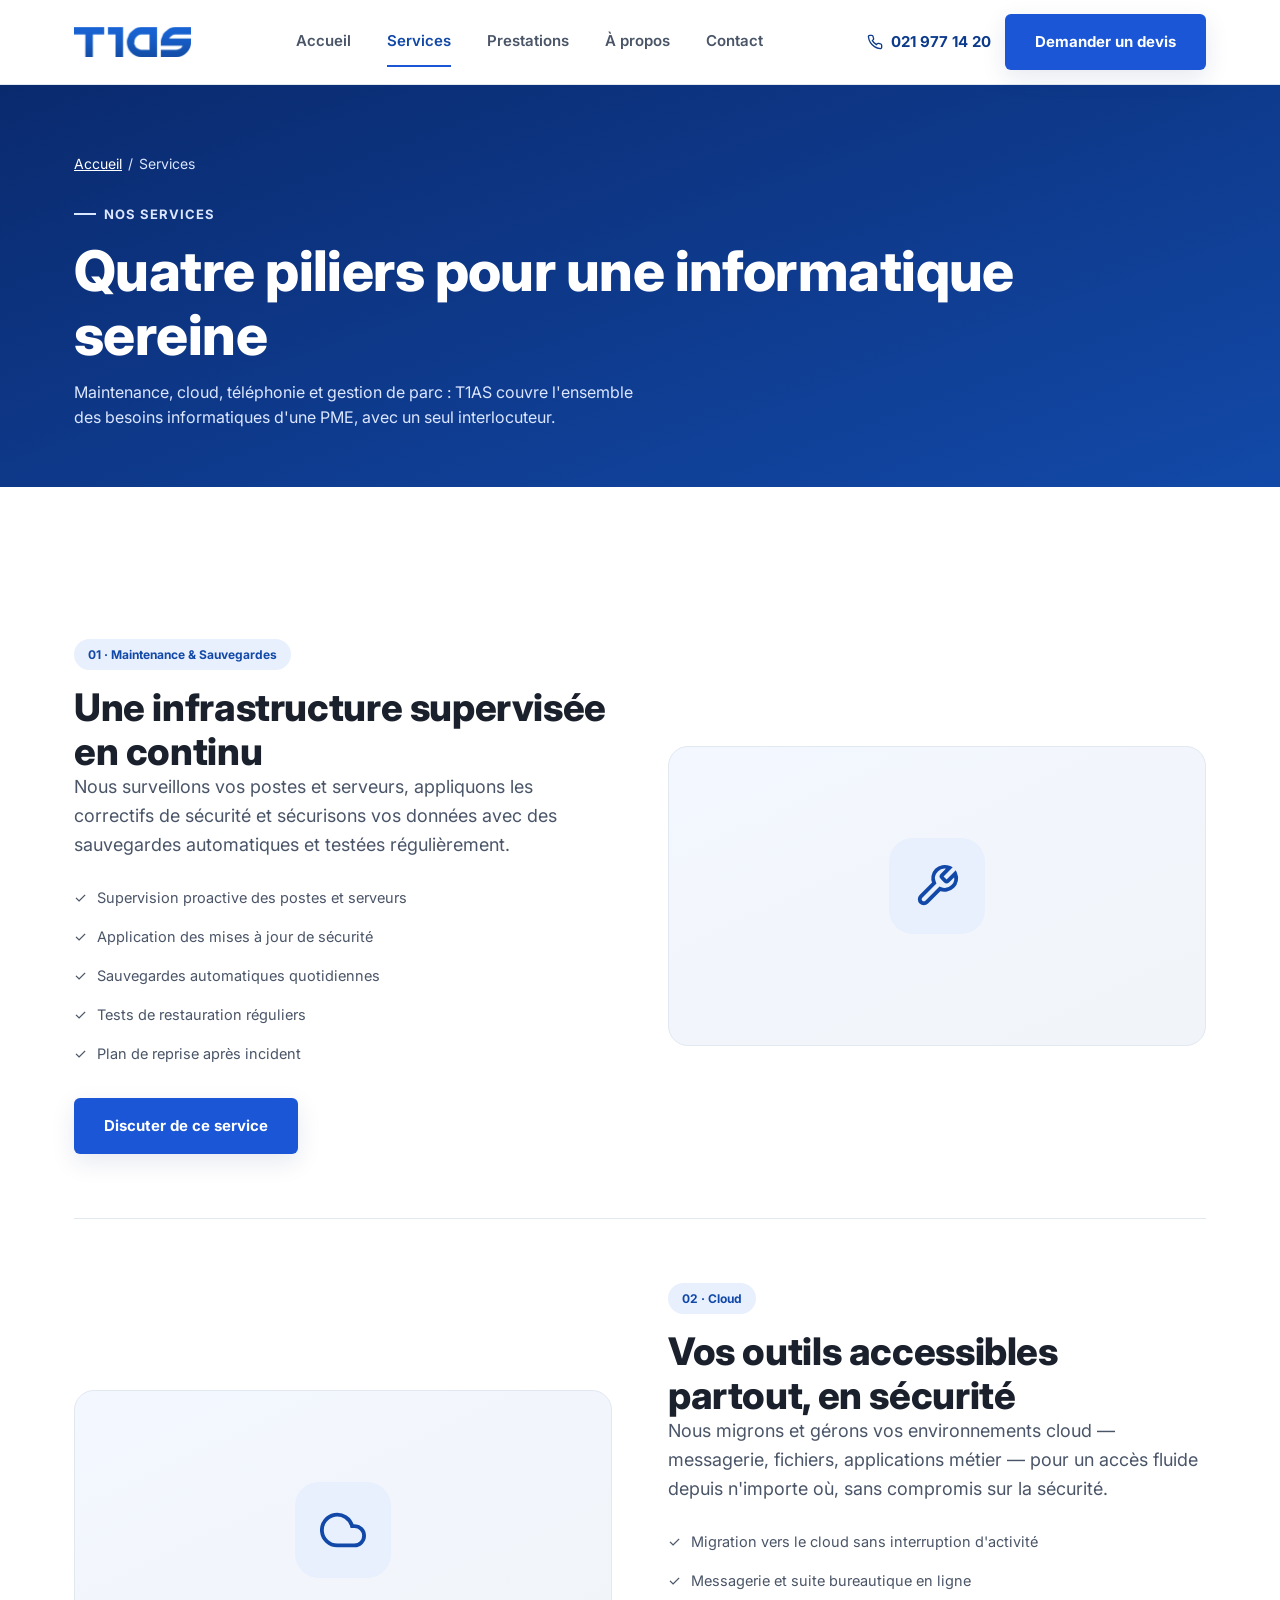
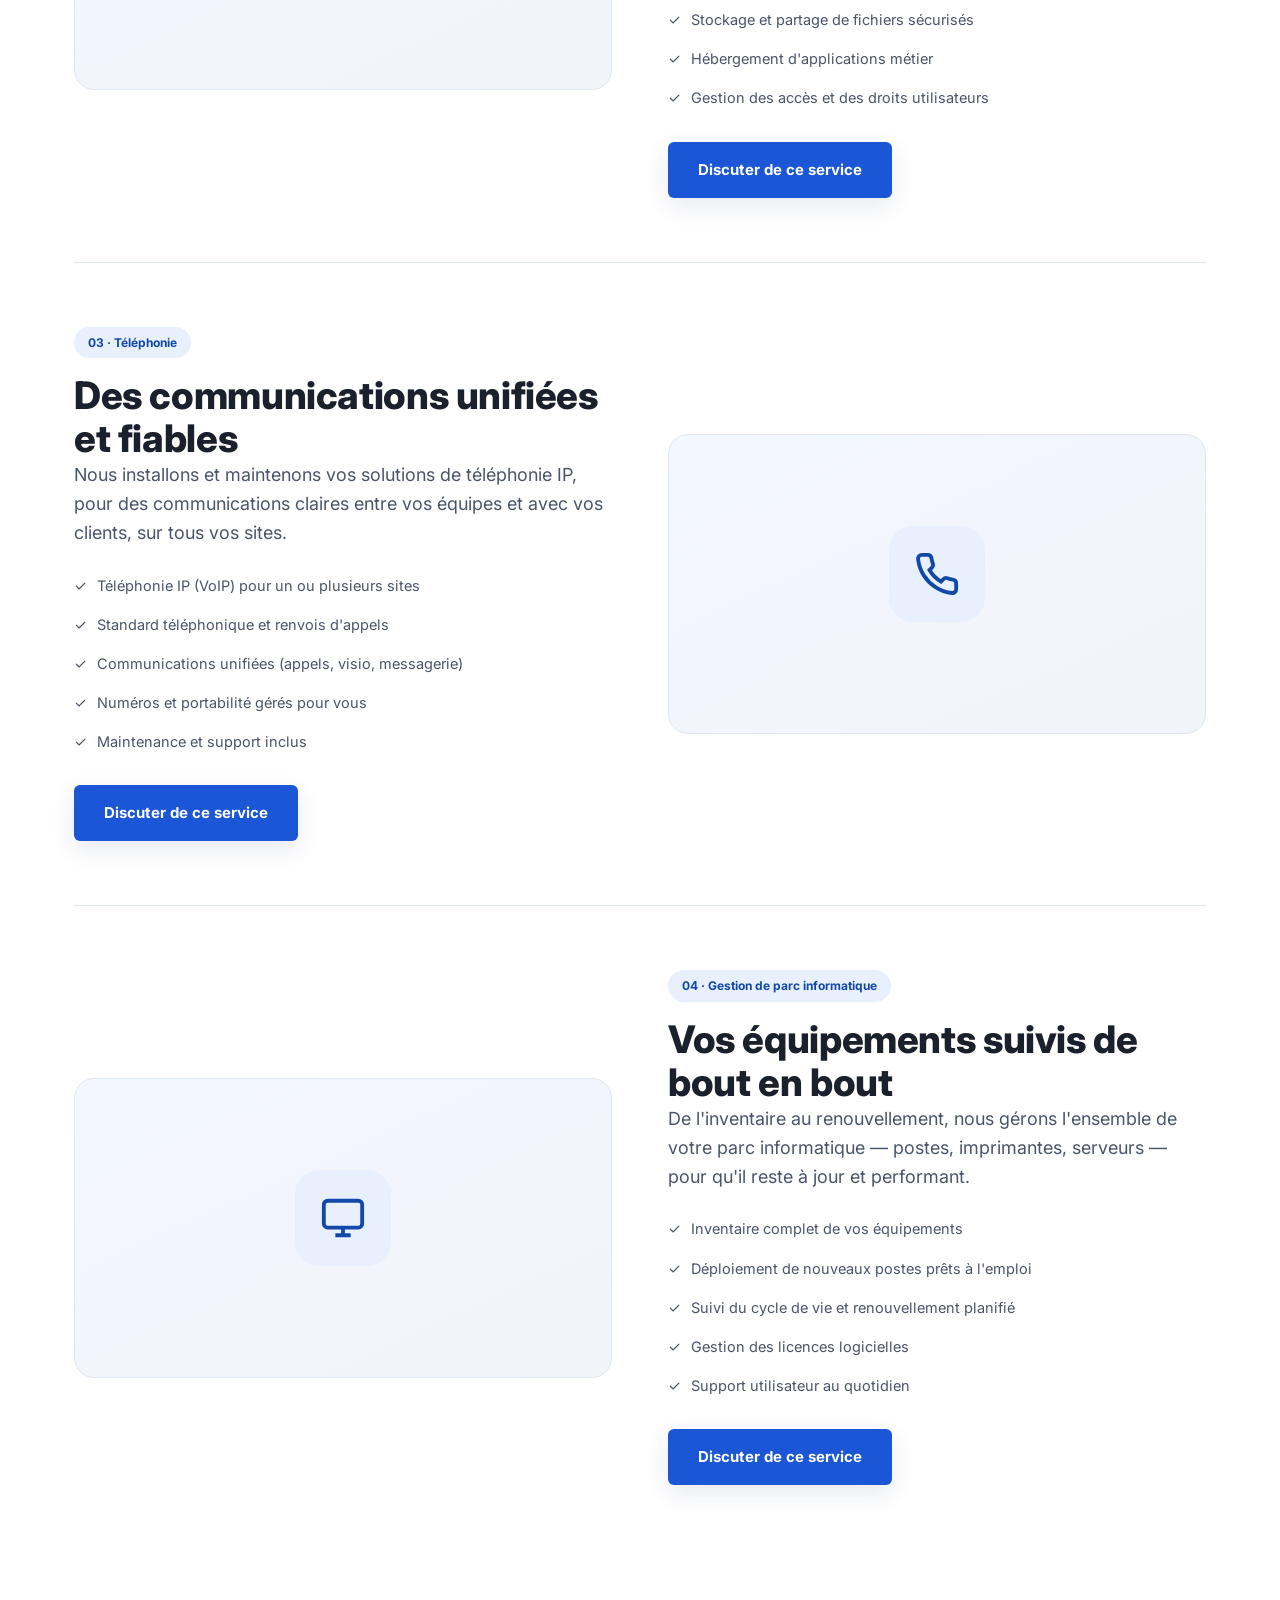
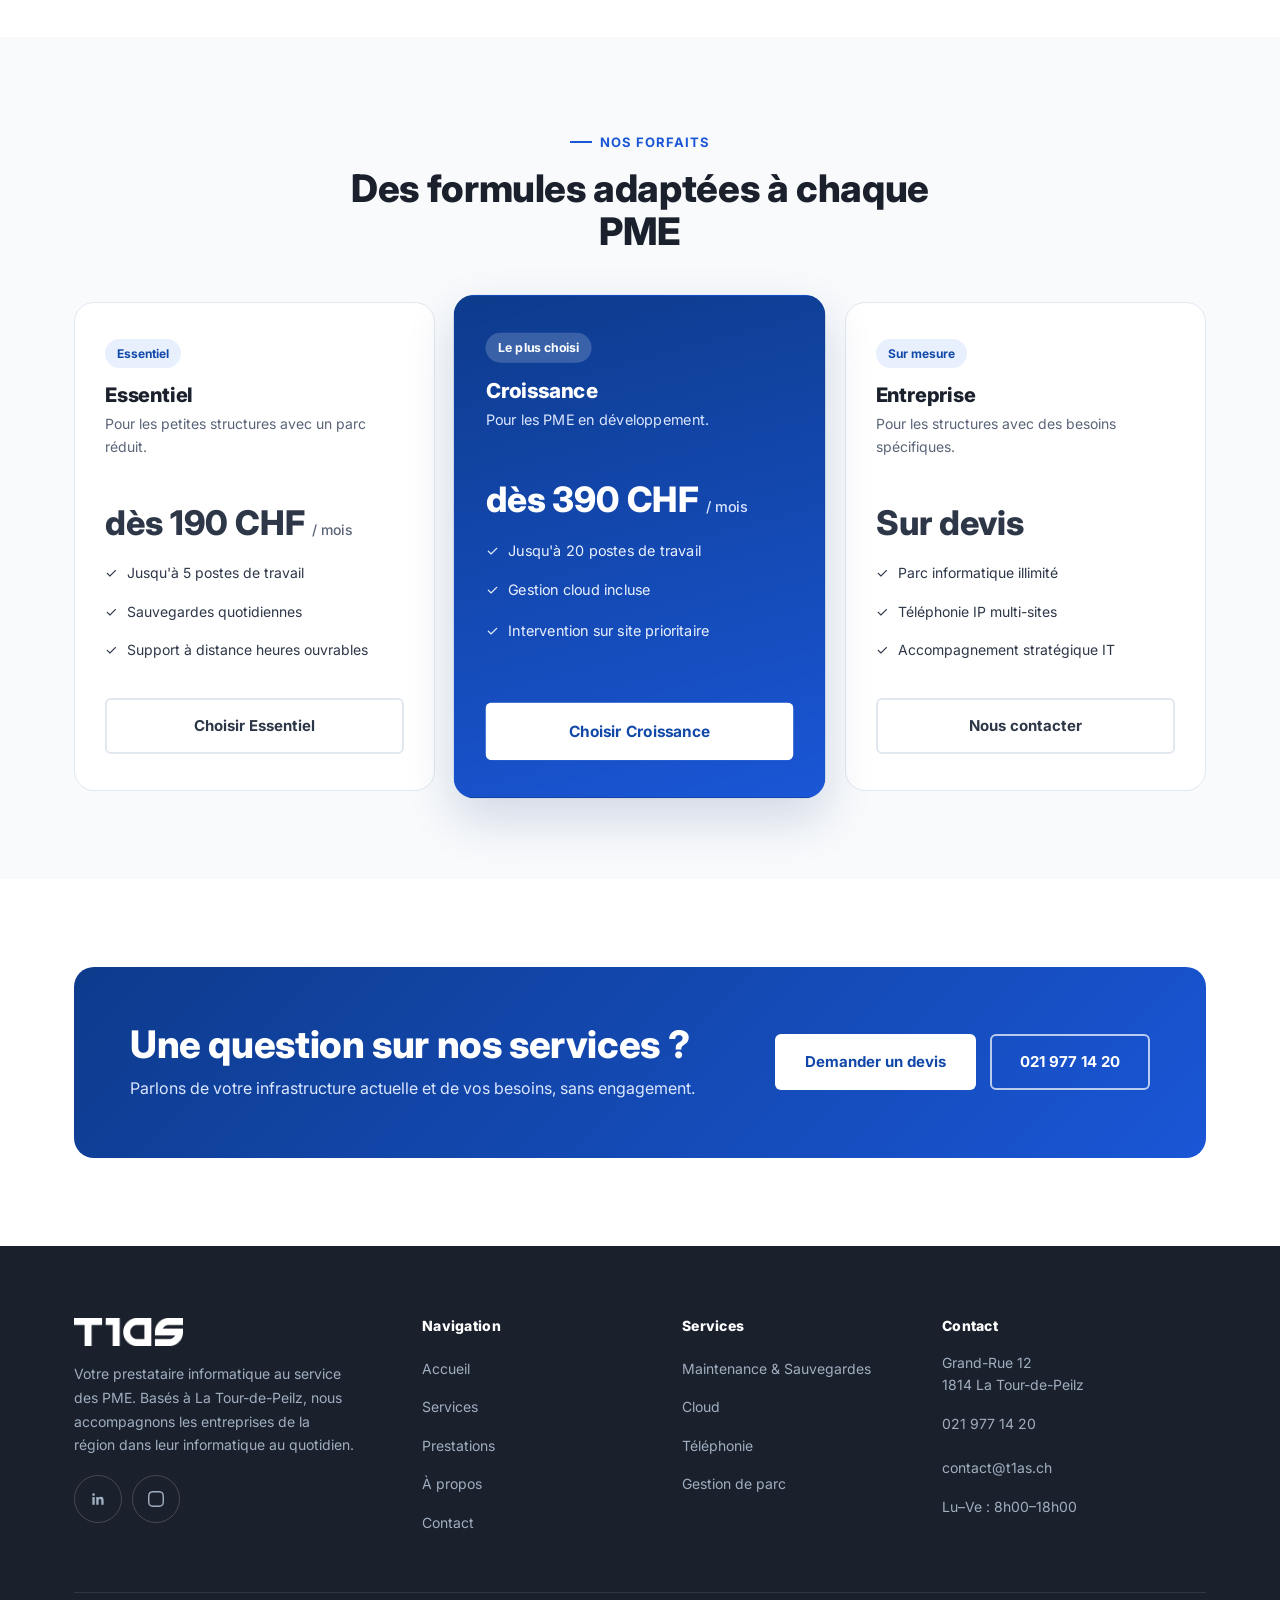
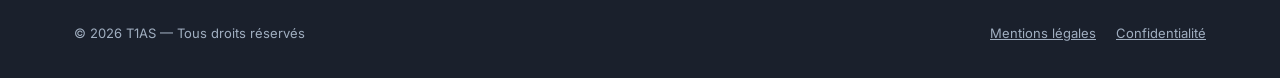
<file: t1as-accessibilite-s08/services.html>
<!DOCTYPE html>
<html lang="fr">
<head>
<meta charset="UTF-8">
<meta name="viewport" content="width=device-width, initial-scale=1.0">
<title>Nos services — T1AS | Maintenance, Cloud, Téléphonie, Parc informatique</title>
<meta name="description" content="Découvrez les services T1AS pour PME : maintenance & sauvegardes, cloud, téléphonie et gestion de parc informatique.">
<link rel="icon" href="assets/favicon.png" type="image/png">
<link rel="preconnect" href="https://fonts.googleapis.com">
<link href="https://fonts.googleapis.com/css2?family=Inter:wght@400;500;600;700;800&display=swap" rel="stylesheet">
<link rel="stylesheet" href="css/style.css">
</head>
<body>
<a href="#contenu" class="skip-link">Aller au contenu principal</a>

<header class="site-header">
  <div class="header-inner">
    <a href="index.html" class="brand">
      <img src="assets/logo-t1as-web.png" alt="T1AS">
    </a>
    <nav class="nav-links" aria-label="Navigation principale">
      <a href="index.html">Accueil</a>
      <a href="services.html" class="active" aria-current="page">Services</a>
      <a href="prestations.html">Prestations</a>
      <a href="a-propos.html">À propos</a>
      <a href="contact.html">Contact</a>
    </nav>
    <div class="header-cta">
      <a href="tel:+41219771420" class="header-phone" aria-label="Appeler T1AS au 021 977 14 20">
        <svg aria-hidden="true" focusable="false" width="16" height="16" viewBox="0 0 24 24" fill="none" stroke="currentColor" stroke-width="2"><path d="M22 16.92v3a2 2 0 0 1-2.18 2 19.79 19.79 0 0 1-8.63-3.07 19.5 19.5 0 0 1-6-6 19.79 19.79 0 0 1-3.07-8.67A2 2 0 0 1 4.11 2h3a2 2 0 0 1 2 1.72c.127.96.361 1.903.7 2.81a2 2 0 0 1-.45 2.11L8.09 9.91a16 16 0 0 0 6 6l1.27-1.27a2 2 0 0 1 2.11-.45c.907.339 1.85.573 2.81.7A2 2 0 0 1 22 16.92z"/></svg>
        <span class="txt">021 977 14 20</span>
      </a>
      <a href="contact.html" class="btn btn-primary">Demander un devis</a>
      <button type="button" class="nav-toggle" aria-label="Ouvrir le menu" aria-expanded="false" aria-controls="menu-mobile">
        <span></span><span></span><span></span>
      </button>
    </div>
  </div>
</header>

<div class="mobile-nav" id="menu-mobile" role="dialog" aria-modal="true" aria-label="Menu" hidden>
  <div class="mobile-nav-top">
    <img src="assets/logo-t1as-web.png" alt="" style="height:26px">
    <button type="button" class="mobile-nav-close" aria-label="Fermer le menu">&times;</button>
  </div>
  <a href="index.html">Accueil</a>
  <a href="services.html">Services</a>
  <a href="prestations.html">Prestations</a>
  <a href="a-propos.html">À propos</a>
  <a href="contact.html">Contact</a>
  <a href="tel:+41219771420" class="mobile-nav-phone">021 977 14 20</a>
</div>

<main id="contenu" tabindex="-1">

<section class="page-hero">
  <div class="container">
    <nav class="breadcrumb" aria-label="Fil d’Ariane"><a href="index.html">Accueil</a><span aria-hidden="true">/</span><span aria-current="page">Services</span></nav>
    <div class="eyebrow">Nos services</div>
    <h1>Quatre piliers pour une informatique sereine</h1>
    <p>Maintenance, cloud, téléphonie et gestion de parc : T1AS couvre l'ensemble des besoins informatiques d'une PME, avec un seul interlocuteur.</p>
  </div>
</section>

<section>
  <div class="container">

    <div class="service-detail" id="maintenance">
      <div>
        <span class="service-tag">01 · Maintenance & Sauvegardes</span>
        <h2>Une infrastructure supervisée en continu</h2>
        <p class="lead">Nous surveillons vos postes et serveurs, appliquons les correctifs de sécurité et sécurisons vos données avec des sauvegardes automatiques et testées régulièrement.</p>
        <ul class="checklist">
          <li><span aria-hidden="true">✓</span> Supervision proactive des postes et serveurs</li>
          <li><span aria-hidden="true">✓</span> Application des mises à jour de sécurité</li>
          <li><span aria-hidden="true">✓</span> Sauvegardes automatiques quotidiennes</li>
          <li><span aria-hidden="true">✓</span> Tests de restauration réguliers</li>
          <li><span aria-hidden="true">✓</span> Plan de reprise après incident</li>
        </ul>
        <a href="contact.html" class="btn btn-primary" style="margin-top: 24px;">Discuter de ce service</a>
      </div>
      <div class="service-detail-visual">
        <div class="service-icon">
          <svg aria-hidden="true" focusable="false" viewBox="0 0 24 24" fill="none" stroke="currentColor" stroke-width="2"><path d="M14.7 6.3a1 1 0 0 0 0 1.4l1.6 1.6a1 1 0 0 0 1.4 0l3.77-3.77a6 6 0 0 1-7.94 7.94l-6.91 6.91a2.12 2.12 0 0 1-3-3l6.91-6.91a6 6 0 0 1 7.94-7.94l-3.76 3.76z"/></svg>
        </div>
      </div>
    </div>

    <div class="service-detail" id="cloud">
      <div>
        <span class="service-tag">02 · Cloud</span>
        <h2>Vos outils accessibles partout, en sécurité</h2>
        <p class="lead">Nous migrons et gérons vos environnements cloud — messagerie, fichiers, applications métier — pour un accès fluide depuis n'importe où, sans compromis sur la sécurité.</p>
        <ul class="checklist">
          <li><span aria-hidden="true">✓</span> Migration vers le cloud sans interruption d'activité</li>
          <li><span aria-hidden="true">✓</span> Messagerie et suite bureautique en ligne</li>
          <li><span aria-hidden="true">✓</span> Stockage et partage de fichiers sécurisés</li>
          <li><span aria-hidden="true">✓</span> Hébergement d'applications métier</li>
          <li><span aria-hidden="true">✓</span> Gestion des accès et des droits utilisateurs</li>
        </ul>
        <a href="contact.html" class="btn btn-primary" style="margin-top: 24px;">Discuter de ce service</a>
      </div>
      <div class="service-detail-visual">
        <div class="service-icon">
          <svg aria-hidden="true" focusable="false" viewBox="0 0 24 24" fill="none" stroke="currentColor" stroke-width="2"><path d="M18 10h-1.26A8 8 0 1 0 9 20h9a5 5 0 0 0 0-10z"/></svg>
        </div>
      </div>
    </div>

    <div class="service-detail" id="telephonie">
      <div>
        <span class="service-tag">03 · Téléphonie</span>
        <h2>Des communications unifiées et fiables</h2>
        <p class="lead">Nous installons et maintenons vos solutions de téléphonie IP, pour des communications claires entre vos équipes et avec vos clients, sur tous vos sites.</p>
        <ul class="checklist">
          <li><span aria-hidden="true">✓</span> Téléphonie IP (VoIP) pour un ou plusieurs sites</li>
          <li><span aria-hidden="true">✓</span> Standard téléphonique et renvois d'appels</li>
          <li><span aria-hidden="true">✓</span> Communications unifiées (appels, visio, messagerie)</li>
          <li><span aria-hidden="true">✓</span> Numéros et portabilité gérés pour vous</li>
          <li><span aria-hidden="true">✓</span> Maintenance et support inclus</li>
        </ul>
        <a href="contact.html" class="btn btn-primary" style="margin-top: 24px;">Discuter de ce service</a>
      </div>
      <div class="service-detail-visual">
        <div class="service-icon">
          <svg aria-hidden="true" focusable="false" viewBox="0 0 24 24" fill="none" stroke="currentColor" stroke-width="2"><path d="M22 16.92v3a2 2 0 0 1-2.18 2 19.79 19.79 0 0 1-8.63-3.07 19.5 19.5 0 0 1-6-6 19.79 19.79 0 0 1-3.07-8.67A2 2 0 0 1 4.11 2h3a2 2 0 0 1 2 1.72c.127.96.361 1.903.7 2.81a2 2 0 0 1-.45 2.11L8.09 9.91a16 16 0 0 0 6 6l1.27-1.27a2 2 0 0 1 2.11-.45c.907.339 1.85.573 2.81.7A2 2 0 0 1 22 16.92z"/></svg>
        </div>
      </div>
    </div>

    <div class="service-detail" id="parc">
      <div>
        <span class="service-tag">04 · Gestion de parc informatique</span>
        <h2>Vos équipements suivis de bout en bout</h2>
        <p class="lead">De l'inventaire au renouvellement, nous gérons l'ensemble de votre parc informatique — postes, imprimantes, serveurs — pour qu'il reste à jour et performant.</p>
        <ul class="checklist">
          <li><span aria-hidden="true">✓</span> Inventaire complet de vos équipements</li>
          <li><span aria-hidden="true">✓</span> Déploiement de nouveaux postes prêts à l'emploi</li>
          <li><span aria-hidden="true">✓</span> Suivi du cycle de vie et renouvellement planifié</li>
          <li><span aria-hidden="true">✓</span> Gestion des licences logicielles</li>
          <li><span aria-hidden="true">✓</span> Support utilisateur au quotidien</li>
        </ul>
        <a href="contact.html" class="btn btn-primary" style="margin-top: 24px;">Discuter de ce service</a>
      </div>
      <div class="service-detail-visual">
        <div class="service-icon">
          <svg aria-hidden="true" focusable="false" viewBox="0 0 24 24" fill="none" stroke="currentColor" stroke-width="2"><rect x="2" y="3" width="20" height="14" rx="2"/><path d="M8 21h8M12 17v4"/></svg>
        </div>
      </div>
    </div>

  </div>
</section>

<section style="background: var(--gray-50);">
  <div class="container">
    <div class="section-head center">
      <div class="eyebrow" style="justify-content:center;">Nos forfaits</div>
      <h2>Des formules adaptées à chaque PME</h2>
    </div>
    <div class="pricing-grid">
      <div class="price-card">
        <span class="badge">Essentiel</span>
        <h3>Essentiel</h3>
        <p class="desc">Pour les petites structures avec un parc réduit.</p>
        <div class="price-value">dès 190 CHF <span>/ mois</span></div>
        <ul>
          <li><span aria-hidden="true">✓</span> Jusqu'à 5 postes de travail</li>
          <li><span aria-hidden="true">✓</span> Sauvegardes quotidiennes</li>
          <li><span aria-hidden="true">✓</span> Support à distance heures ouvrables</li>
        </ul>
        <a href="contact.html" class="btn btn-outline btn-block">Choisir Essentiel</a>
      </div>
      <div class="price-card featured">
        <span class="badge">Le plus choisi</span>
        <h3>Croissance</h3>
        <p class="desc">Pour les PME en développement.</p>
        <div class="price-value">dès 390 CHF <span>/ mois</span></div>
        <ul>
          <li><span aria-hidden="true">✓</span> Jusqu'à 20 postes de travail</li>
          <li><span aria-hidden="true">✓</span> Gestion cloud incluse</li>
          <li><span aria-hidden="true">✓</span> Intervention sur site prioritaire</li>
        </ul>
        <a href="contact.html" class="btn btn-white btn-block">Choisir Croissance</a>
      </div>
      <div class="price-card">
        <span class="badge">Sur mesure</span>
        <h3>Entreprise</h3>
        <p class="desc">Pour les structures avec des besoins spécifiques.</p>
        <div class="price-value">Sur devis</div>
        <ul>
          <li><span aria-hidden="true">✓</span> Parc informatique illimité</li>
          <li><span aria-hidden="true">✓</span> Téléphonie IP multi-sites</li>
          <li><span aria-hidden="true">✓</span> Accompagnement stratégique IT</li>
        </ul>
        <a href="contact.html" class="btn btn-outline btn-block">Nous contacter</a>
      </div>
    </div>
  </div>
</section>

<section>
  <div class="container">
    <div class="cta-banner">
      <div>
        <h2>Une question sur nos services ?</h2>
        <p>Parlons de votre infrastructure actuelle et de vos besoins, sans engagement.</p>
      </div>
      <div class="cta-actions">
        <a href="contact.html" class="btn btn-white">Demander un devis</a>
        <a href="tel:+41219771420" class="btn btn-outline btn-outline-light">021 977 14 20</a>
      </div>
    </div>
  </div>
</section>

</main>

<footer class="site-footer">
  <div class="container">
    <div class="footer-grid">
      <div class="footer-brand">
        <img src="assets/logo-t1as-web.png" alt="T1AS">
        <p>Votre prestataire informatique au service des PME. Basés à La Tour-de-Peilz, nous accompagnons les entreprises de la région dans leur informatique au quotidien.</p>
        <div class="social-row">
          <a href="#" aria-label="LinkedIn"><svg aria-hidden="true" focusable="false" viewBox="0 0 24 24" fill="currentColor"><path d="M20.45 20.45h-3.55v-5.57c0-1.33-.02-3.03-1.85-3.03-1.85 0-2.14 1.45-2.14 2.94v5.66H9.36V9h3.41v1.56h.05c.47-.9 1.63-1.85 3.36-1.85 3.6 0 4.27 2.37 4.27 5.45v6.29zM5.34 7.43a2.06 2.06 0 1 1 0-4.12 2.06 2.06 0 0 1 0 4.12zM7.12 20.45H3.56V9h3.56v11.45z"/></svg></a>
          <a href="#" aria-label="Instagram"><svg aria-hidden="true" focusable="false" viewBox="0 0 24 24" fill="currentColor"><path d="M12 2.16c3.2 0 3.58.01 4.85.07 3.25.15 4.77 1.69 4.92 4.92.06 1.27.07 1.65.07 4.85s-.01 3.58-.07 4.85c-.15 3.23-1.66 4.77-4.92 4.92-1.27.06-1.64.07-4.85.07s-3.58-.01-4.85-.07c-3.26-.15-4.77-1.7-4.92-4.92-.06-1.27-.07-1.65-.07-4.85s.01-3.58.07-4.85C2.38 3.94 3.9 2.38 7.15 2.23 8.42 2.17 8.8 2.16 12 2.16zM12 0C8.74 0 8.33.01 7.05.07c-4.35.2-6.78 2.62-6.98 6.98C0 8.33 0 8.74 0 12s.01 3.67.07 4.95c.2 4.35 2.62 6.78 6.98 6.98C8.33 24 8.74 24 12 24s3.67-.01 4.95-.07c4.35-.2 6.78-2.62 6.98-6.98.06-1.28.07-1.69.07-4.95s-.01-3.67-.07-4.95c-.2-4.35-2.62-6.78-6.98-6.98C15.67.01 15.26 0 12 0z"/></svg></a>
        </div>
      </div>
      <div class="footer-col">
        <h2>Navigation</h2>
        <ul>
          <li><a href="index.html">Accueil</a></li>
          <li><a href="services.html">Services</a></li>
          <li><a href="prestations.html">Prestations</a></li>
          <li><a href="a-propos.html">À propos</a></li>
          <li><a href="contact.html">Contact</a></li>
        </ul>
      </div>
      <div class="footer-col">
        <h2>Services</h2>
        <ul>
          <li><a href="services.html#maintenance">Maintenance & Sauvegardes</a></li>
          <li><a href="services.html#cloud">Cloud</a></li>
          <li><a href="services.html#telephonie">Téléphonie</a></li>
          <li><a href="services.html#parc">Gestion de parc</a></li>
        </ul>
      </div>
      <div class="footer-col">
        <h2>Contact</h2>
        <p class="foot-line">Grand-Rue 12<br>1814 La Tour-de-Peilz</p>
        <p class="foot-line"><a href="tel:+41219771420">021 977 14 20</a></p>
        <p class="foot-line"><a href="mailto:contact@t1as.ch">contact@t1as.ch</a></p>
        <p class="foot-line">Lu–Ve : 8h00–18h00</p>
      </div>
    </div>
    <div class="footer-bottom">
      <span>© <span id="current-year">2026</span> T1AS — Tous droits réservés</span>
      <div class="footer-bottom-links">
        <a href="mentions-legales.html">Mentions légales</a>
        <a href="mentions-legales.html#confidentialite">Confidentialité</a>
      </div>
    </div>
  </div>
</footer>

<script src="js/script.js"></script>
</body>
</html>
</file>
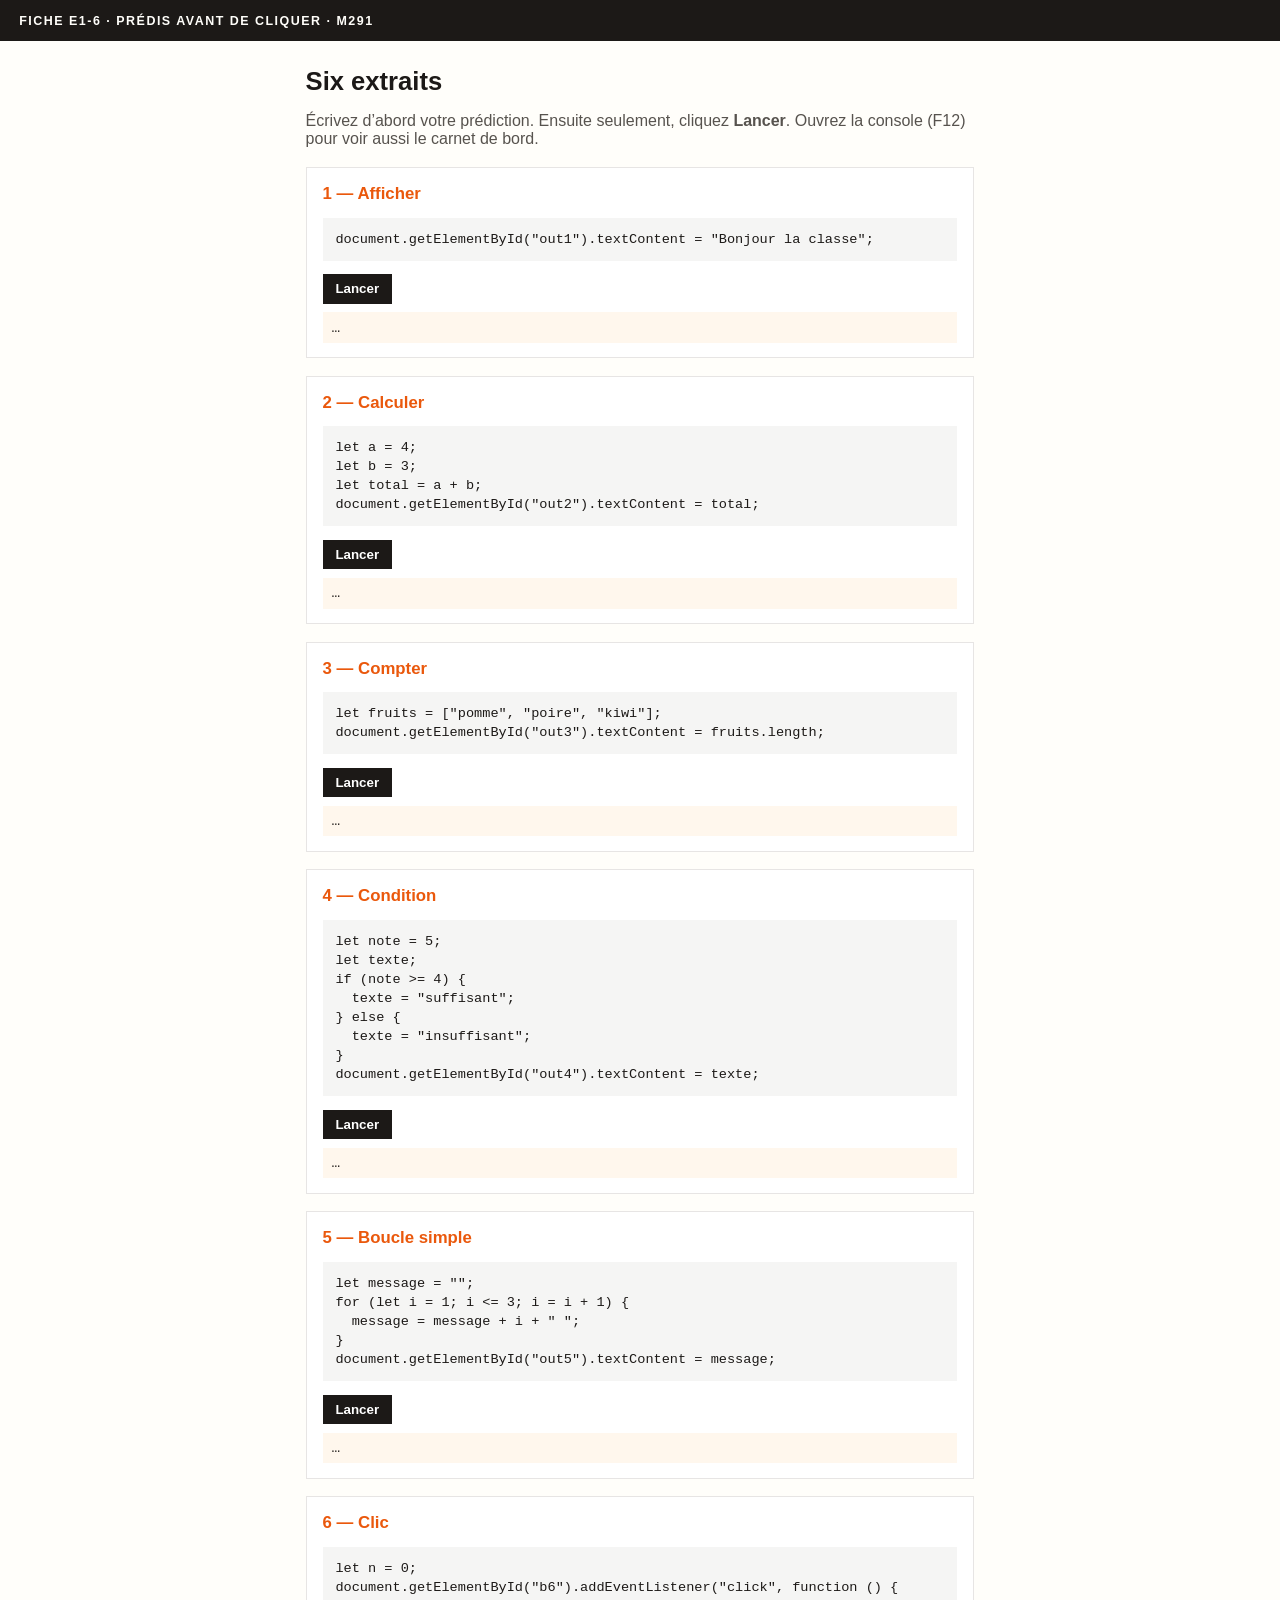
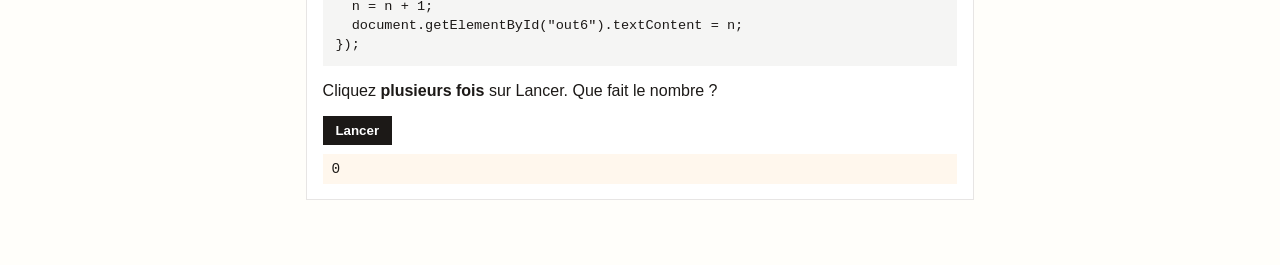
<file: e1-6-predis-avant-de-cliquer/e1-6-predis-avant-de-cliquer/depart/six-extraits.html>
<!DOCTYPE html>
<html lang="fr">
<head>
  <meta charset="utf-8">
  <meta name="viewport" content="width=device-width, initial-scale=1">
  <title>e1-6 — Prédis avant de cliquer</title>
  <style>
    :root { --ink:#1c1917; --band:#1c1917; --accent:#ea580c; --bg:#fffefa; --paper:#f5f5f4; }
    * { box-sizing: border-box; }
    body { margin:0; font-family: Arial, Helvetica, sans-serif; background:var(--bg); color:var(--ink); }
    header { background:var(--band); color:#fffefa; padding:0.85rem 1.2rem; letter-spacing:.12em; text-transform:uppercase; font-size:.78rem; font-weight:700; }
    main { max-width: 44rem; margin:0 auto; padding:1.4rem 1.1rem 3rem; }
    h1 { font-size:1.6rem; margin:.2rem 0 0.6rem; }
    .lead { color:#57534e; margin-bottom:1.2rem; }
    article { background:#fff; border:1px solid #e7e5e4; margin:0 0 1.1rem; padding:1rem 1rem 0.9rem; }
    article h2 { margin:0 0 .4rem; font-size:1.05rem; color:var(--accent); }
    pre { background:var(--paper); padding:.75rem .8rem; overflow:auto; font-size:.85rem; line-height:1.4; }
    button { background:var(--band); color:#fff; border:0; padding:.45rem .8rem; font-weight:700; cursor:pointer; }
    button:hover { background:var(--accent); }
    .out { min-height:1.4rem; margin:.55rem 0 0; padding:.45rem .55rem; background:#fff7ed; font-family: ui-monospace, monospace; font-size:.9rem; }
  </style>
</head>
<body>
  <header>Fiche e1-6 · Prédis avant de cliquer · M291</header>
  <main>
    <h1>Six extraits</h1>
    <p class="lead">Écrivez d’abord votre prédiction. Ensuite seulement, cliquez <strong>Lancer</strong>. Ouvrez la console (F12) pour voir aussi le carnet de bord.</p>

    <article>
      <h2>1 — Afficher</h2>
      <pre>document.getElementById("out1").textContent = "Bonjour la classe";</pre>
      <button type="button" id="b1">Lancer</button>
      <div class="out" id="out1">…</div>
    </article>

    <article>
      <h2>2 — Calculer</h2>
      <pre>let a = 4;
let b = 3;
let total = a + b;
document.getElementById("out2").textContent = total;</pre>
      <button type="button" id="b2">Lancer</button>
      <div class="out" id="out2">…</div>
    </article>

    <article>
      <h2>3 — Compter</h2>
      <pre>let fruits = ["pomme", "poire", "kiwi"];
document.getElementById("out3").textContent = fruits.length;</pre>
      <button type="button" id="b3">Lancer</button>
      <div class="out" id="out3">…</div>
    </article>

    <article>
      <h2>4 — Condition</h2>
      <pre>let note = 5;
let texte;
if (note >= 4) {
  texte = "suffisant";
} else {
  texte = "insuffisant";
}
document.getElementById("out4").textContent = texte;</pre>
      <button type="button" id="b4">Lancer</button>
      <div class="out" id="out4">…</div>
    </article>

    <article>
      <h2>5 — Boucle simple</h2>
      <pre>let message = "";
for (let i = 1; i <= 3; i = i + 1) {
  message = message + i + " ";
}
document.getElementById("out5").textContent = message;</pre>
      <button type="button" id="b5">Lancer</button>
      <div class="out" id="out5">…</div>
    </article>

    <article>
      <h2>6 — Clic</h2>
      <pre>let n = 0;
document.getElementById("b6").addEventListener("click", function () {
  n = n + 1;
  document.getElementById("out6").textContent = n;
});</pre>
      <p>Cliquez <strong>plusieurs fois</strong> sur Lancer. Que fait le nombre ?</p>
      <button type="button" id="b6">Lancer</button>
      <div class="out" id="out6">0</div>
    </article>
  </main>
  <script>
    document.getElementById("b1").addEventListener("click", function () {
      document.getElementById("out1").textContent = "Bonjour la classe";
      console.log("extrait 1 : texte affiché");
    });
    document.getElementById("b2").addEventListener("click", function () {
      let a = 4;
      let b = 3;
      let total = a + b;
      document.getElementById("out2").textContent = total;
      console.log("extrait 2 :", total);
    });
    document.getElementById("b3").addEventListener("click", function () {
      let fruits = ["pomme", "poire", "kiwi"];
      document.getElementById("out3").textContent = fruits.length;
      console.log("extrait 3 :", fruits.length);
    });
    document.getElementById("b4").addEventListener("click", function () {
      let note = 5;
      let texte;
      if (note >= 4) {
        texte = "suffisant";
      } else {
        texte = "insuffisant";
      }
      document.getElementById("out4").textContent = texte;
      console.log("extrait 4 :", texte);
    });
    document.getElementById("b5").addEventListener("click", function () {
      let message = "";
      for (let i = 1; i <= 3; i = i + 1) {
        message = message + i + " ";
      }
      document.getElementById("out5").textContent = message;
      console.log("extrait 5 :", message);
    });
    let n = 0;
    document.getElementById("b6").addEventListener("click", function () {
      n = n + 1;
      document.getElementById("out6").textContent = n;
      console.log("extrait 6 :", n);
    });
  </script>
</body>
</html>
</file>
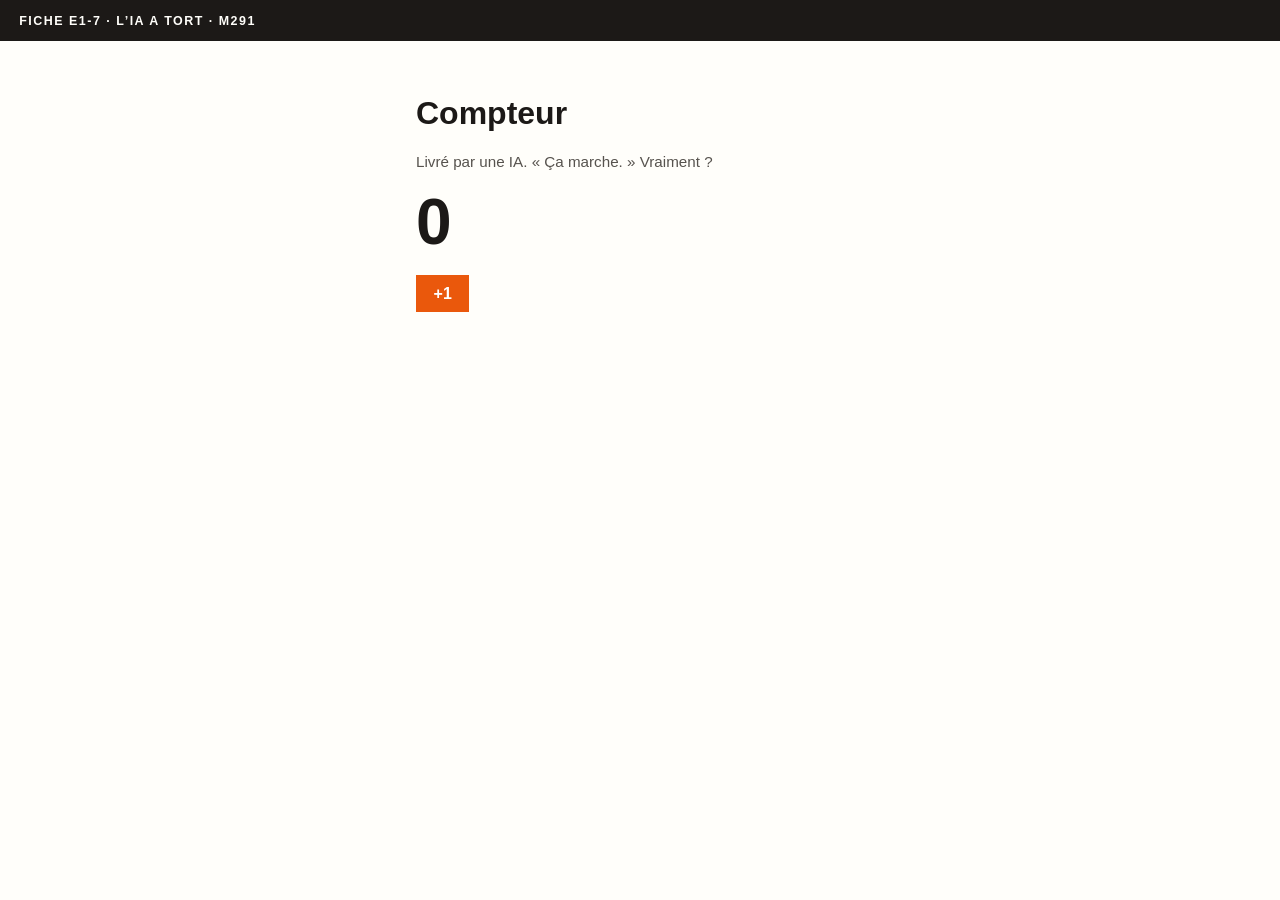
<file: e1-7-l-ia-a-tort/e1-7-l-ia-a-tort/depart/compteur.html>
<!DOCTYPE html>
<html lang="fr">
<head>
  <meta charset="utf-8">
  <meta name="viewport" content="width=device-width, initial-scale=1">
  <title>Compteur — e1-7 (version livrée par l’IA)</title>
  <style>
    body { font-family: Arial, Helvetica, sans-serif; background:#fffefa; color:#1c1917; margin:0; }
    header { background:#1c1917; color:#fffefa; padding:.85rem 1.2rem; letter-spacing:.12em; text-transform:uppercase; font-size:.78rem; font-weight:700; }
    main { max-width: 28rem; margin:0 auto; padding:2rem 1.1rem; }
    .count { font-size: 4rem; font-weight:700; margin:.4rem 0 1rem; }
    button { background:#ea580c; color:#fff; border:0; padding:.6rem 1.1rem; font-size:1rem; font-weight:700; cursor:pointer; }
    .note { color:#57534e; font-size:.95rem; }
  </style>
</head>
<body>
  <header>Fiche e1-7 · L’IA a tort · M291</header>
  <main>
    <h1>Compteur</h1>
    <p class="note">Livré par une IA. « Ça marche. » Vraiment ?</p>
    <p class="count" id="affiche">0</p>
    <button type="button" id="plus">+1</button>
  </main>
  <script>
    // Boîte « n » : le vrai compteur, en mémoire.
    let n = 0;

    const bouton = document.getElementById("plus");

    bouton.addEventListener("click", function () {
      n = n + 1;
      console.log("n vaut maintenant", n);
    });
  </script>
</body>
</html>
</file>
<file: s13-mouvement/style.css>
/* Phare : les styles de la semaine 12.
   Exercice 1 de la semaine 13 : vous travaillez seulement à la fin de ce fichier. */

:root {
  --fond: #f6f4ef;
  --carte: #ffffff;
  --texte: #1f2328;
  --discret: #57606a;
  --accent: #1d4ed8;
  --ouvert: #116329;
  --ferme: #8a4600;
  --erreur: #b42318;
}

* {
  box-sizing: border-box;
}

body {
  margin: 0;
  font-family: system-ui, -apple-system, "Segoe UI", sans-serif;
  font-size: 1rem;
  line-height: 1.5;
  background: var(--fond);
  color: var(--texte);
}

header,
main {
  max-width: 64rem;
  margin: 0 auto;
  padding: 1rem;
}

header h1 {
  margin: 0;
}

header p {
  margin: 0.25rem 0 0;
  color: var(--discret);
}

/* Champs, boutons et formulaire */

label {
  display: block;
  font-weight: 600;
  margin-top: 0.75rem;
}

input {
  width: 100%;
  max-width: 28rem;
  min-height: 44px;
  padding: 0.5rem 0.75rem;
  font: inherit;
  border: 2px solid var(--discret);
  border-radius: 0.5rem;
  background: #fff;
}

button {
  min-height: 44px;
  min-width: 44px;
  margin-top: 0.75rem;
  padding: 0.5rem 1rem;
  font: inherit;
  font-weight: 600;
  border: 2px solid var(--accent);
  border-radius: 0.5rem;
  background: #fff;
  color: var(--accent);
  cursor: pointer;
}

button[type="submit"],
button[aria-pressed="true"] {
  background: var(--accent);
  color: #fff;
}

input:focus-visible,
button:focus-visible {
  outline: 3px solid var(--accent);
  outline-offset: 2px;
}

form {
  margin: 1rem 0;
  padding: 1rem;
  background: var(--carte);
  border-radius: 0.75rem;
}

form h2 {
  margin-top: 0;
}

#erreurs {
  color: var(--erreur);
  font-weight: 600;
  min-height: 1.5em;
}

#aucun-resultat {
  font-weight: 600;
}

/* Les cartes */

#liste-cartes {
  display: grid;
  grid-template-columns: repeat(auto-fill, minmax(16rem, 1fr));
  gap: 1rem;
  margin-top: 1rem;
}

.carte {
  background: var(--carte);
  border-radius: 0.75rem;
  padding: 1rem;
  box-shadow: 0 1px 3px rgb(0 0 0 / 0.12);
}

.carte h2 {
  margin: 0 0 0.25rem;
  font-size: 1.15rem;
}

.carte p {
  margin: 0.25rem 0;
}

.quartier {
  color: var(--discret);
}

.etat {
  font-weight: 700;
}

.etat.ouvert {
  color: var(--ouvert);
}

.etat.ferme {
  color: var(--ferme);
}

/* ----- Ajouté la semaine dernière par un collègue pressé, « pour que ça bouge » ----- */
/* Retiré : le titre clignotait sans fin (WCAG 2.2.2) et les cartes, qui ne se cliquent pas, bougeaient au survol. */

/* ----- Exercice 1 : vos mouvements utiles viennent sous cette ligne ----- */

button {
  transition: background-color 0.2s ease, color 0.2s ease, box-shadow 0.2s ease;
}

button:hover {
  box-shadow: 0 0 0 4px #bfd0f7;
}

@keyframes apparaitre {
  from {
    opacity: 0;
    transform: translateY(6px);
  }
  to {
    opacity: 1;
    transform: none;
  }
}

.carte {
  animation: apparaitre 0.25s ease-out;
}

@media (prefers-reduced-motion: reduce) {
  button {
    transition: none;
  }
  .carte {
    animation: none;
  }
}
</file>
<file: s13-suggestions/style.css>
/* Phare : styles fournis. Vous n'avez pas besoin de les modifier.
   La liste des suggestions de l'exercice 3 a déjà ses styles, à la fin. */

:root {
  --fond: #f6f4ef;
  --carte: #ffffff;
  --texte: #1f2328;
  --discret: #57606a;
  --accent: #1d4ed8;
  --ouvert: #116329;
  --ferme: #8a4600;
  --erreur: #b42318;
}

* {
  box-sizing: border-box;
}

body {
  margin: 0;
  font-family: system-ui, -apple-system, "Segoe UI", sans-serif;
  font-size: 1rem;
  line-height: 1.5;
  background: var(--fond);
  color: var(--texte);
}

header,
main {
  max-width: 64rem;
  margin: 0 auto;
  padding: 1rem;
}

header h1 {
  margin: 0;
}

header p {
  margin: 0.25rem 0 0;
  color: var(--discret);
}

/* Champs, boutons et formulaire */

label {
  display: block;
  font-weight: 600;
  margin-top: 0.75rem;
}

input {
  width: 100%;
  max-width: 28rem;
  min-height: 44px;
  padding: 0.5rem 0.75rem;
  font: inherit;
  border: 2px solid var(--discret);
  border-radius: 0.5rem;
  background: #fff;
}

button {
  min-height: 44px;
  min-width: 44px;
  margin-top: 0.75rem;
  padding: 0.5rem 1rem;
  font: inherit;
  font-weight: 600;
  border: 2px solid var(--accent);
  border-radius: 0.5rem;
  background: #fff;
  color: var(--accent);
  cursor: pointer;
}

button[type="submit"],
button[aria-pressed="true"] {
  background: var(--accent);
  color: #fff;
}

input:focus-visible,
button:focus-visible {
  outline: 3px solid var(--accent);
  outline-offset: 2px;
}

form {
  margin: 1rem 0;
  padding: 1rem;
  background: var(--carte);
  border-radius: 0.75rem;
}

form h2 {
  margin-top: 0;
}

#erreurs {
  color: var(--erreur);
  font-weight: 600;
  min-height: 1.5em;
}

#aucun-resultat {
  font-weight: 600;
}

/* Les cartes */

#liste-cartes {
  display: grid;
  grid-template-columns: repeat(auto-fill, minmax(16rem, 1fr));
  gap: 1rem;
  margin-top: 1rem;
}

.carte {
  background: var(--carte);
  border-radius: 0.75rem;
  padding: 1rem;
  box-shadow: 0 1px 3px rgb(0 0 0 / 0.12);
}

.carte h2 {
  margin: 0 0 0.25rem;
  font-size: 1.15rem;
}

.carte p {
  margin: 0.25rem 0;
}

.quartier {
  color: var(--discret);
}

.etat {
  font-weight: 700;
}

.etat.ouvert {
  color: var(--ouvert);
}

.etat.ferme {
  color: var(--ferme);
}

/* La liste des suggestions (exercice 3 de la semaine 13) */

#suggestions {
  list-style: none;
  max-width: 28rem;
  margin: 0.25rem 0 0;
  padding: 0;
  border: 2px solid var(--discret);
  border-radius: 0.5rem;
  background: #fff;
}

#suggestions li {
  display: flex;
  align-items: center;
  min-height: 44px;
  padding: 0.5rem 0.75rem;
  cursor: pointer;
}

#suggestions li:hover {
  background: #e8eefc;
}

#suggestions li[aria-selected="true"] {
  background: var(--accent);
  color: #fff;
}
</file>
<file: t1as-accessibilite-s08/css/style.css>
/* ============================================
   T1AS — Prestataire informatique pour PME
   Thème bleu & gris
   ============================================ */

:root {
  --blue-900: #0a2a6e;
  --blue-800: #0d3b8c;
  --blue-700: #1249a8;
  --blue-600: #1a56d6;
  --blue-500: #2f6fee;
  --blue-100: #e8f0fe;
  --blue-50: #f3f7ff;

  --gray-900: #1a202c;
  --gray-800: #2d3748;
  --gray-700: #4a5568;
  --gray-600: #5a6478; /* a11y : était #718096 (3,64:1 sur gris clair) → 5,39:1 minimum */
  --gray-400: #a0aec0; /* à n’utiliser que sur fond foncé (7,2:1 sur le footer) */
  --border-field: #7b879c; /* a11y : bordure des champs ≥ 3:1 */
  --focus: #1a56d6;
  --gray-200: #e2e8f0;
  --gray-100: #f1f4f8;
  --gray-50: #f8fafc;

  --white: #ffffff;

  --radius-sm: 6px;
  --radius-md: 12px;
  --radius-lg: 20px;

  --shadow-sm: 0 1px 3px rgba(13, 43, 110, 0.08);
  --shadow-md: 0 8px 24px rgba(13, 43, 110, 0.10);
  --shadow-lg: 0 20px 48px rgba(13, 43, 110, 0.16);

  --container: 1180px;
  --ff: "Inter", -apple-system, BlinkMacSystemFont, "Segoe UI", Roboto, Helvetica, Arial, sans-serif;
}

* { box-sizing: border-box; margin: 0; padding: 0; }

html { scroll-behavior: smooth; }

body {
  font-family: var(--ff);
  color: var(--gray-800);
  background: var(--white);
  line-height: 1.6;
  -webkit-font-smoothing: antialiased;
}

img { max-width: 100%; display: block; }

a { color: inherit; text-decoration: none; }

ul { list-style: none; }

.container {
  max-width: var(--container);
  margin: 0 auto;
  padding: 0 24px;
}

section { padding: 88px 0; }

.eyebrow {
  display: inline-flex;
  align-items: center;
  gap: 8px;
  font-size: 13px;
  font-weight: 700;
  letter-spacing: 0.08em;
  text-transform: uppercase;
  color: var(--blue-600);
  margin-bottom: 14px;
}
.eyebrow::before {
  content: "";
  width: 22px;
  height: 2px;
  background: var(--blue-600);
  display: inline-block;
}

h1, h2, h3, h4 {
  color: var(--gray-900);
  font-weight: 800;
  line-height: 1.15;
  letter-spacing: -0.01em;
}
h1 { font-size: clamp(34px, 5vw, 56px); }
h2 { font-size: clamp(28px, 3.4vw, 38px); }
h3 { font-size: 20px; }

.section-head {
  max-width: 640px;
  margin-bottom: 48px;
}
.section-head.center { margin-left: auto; margin-right: auto; text-align: center; }

p.lead {
  font-size: 18px;
  color: var(--gray-700);
}

.muted { color: var(--gray-600); }

/* ---------- Buttons ---------- */
.btn {
  display: inline-flex;
  align-items: center;
  justify-content: center;
  gap: 8px;
  padding: 14px 28px;
  border-radius: var(--radius-sm);
  font-weight: 700;
  font-size: 15px;
  border: 2px solid transparent;
  cursor: pointer;
  transition: transform .15s ease, box-shadow .15s ease, background .15s ease, color .15s ease;
  white-space: nowrap;
}
.btn-primary {
  background: var(--blue-600);
  color: var(--white);
  box-shadow: var(--shadow-md);
}
.btn-primary:hover { background: var(--blue-700); transform: translateY(-2px); }

.btn-outline {
  background: transparent;
  border-color: var(--gray-200);
  color: var(--gray-800);
}
.btn-outline:hover { border-color: var(--blue-600); color: var(--blue-600); }

.btn-white {
  background: var(--white);
  color: var(--blue-700);
}
.btn-outline-light { border-color: rgba(255,255,255,0.7); color: #fff; }
.btn-outline-light:hover { background: #fff; color: var(--blue-700); border-color: #fff; }
.btn-white:hover { transform: translateY(-2px); box-shadow: var(--shadow-md); }

.btn-block { width: 100%; }

/* ---------- Header ---------- */
.site-header {
  position: sticky;
  top: 0;
  z-index: 100;
  background: rgba(255,255,255,0.92);
  backdrop-filter: blur(10px);
  border-bottom: 1px solid var(--gray-200);
}
.header-inner {
  display: flex;
  align-items: center;
  justify-content: space-between;
  padding: 14px 24px;
  max-width: var(--container);
  margin: 0 auto;
}
.brand { display: flex; align-items: center; gap: 10px; flex: none; min-height: 48px; }
.brand img { height: 30px; width: auto; flex: none; }

.nav-links {
  display: flex;
  align-items: center;
  gap: 36px;
}
.nav-links a {
  font-weight: 600;
  font-size: 15px;
  color: var(--gray-700);
  padding: 12px 0;
  border-bottom: 2px solid transparent;
  transition: color .15s, border-color .15s;
}
.nav-links a:hover, .nav-links a.active { color: var(--blue-700); border-color: var(--blue-600); }

.header-cta { display: flex; align-items: center; gap: 14px; }
.header-phone {
  display: flex;
  align-items: center;
  gap: 8px;
  font-weight: 700;
  color: var(--blue-800);
  font-size: 15px;
  min-height: 48px;
  min-width: 48px;
  justify-content: center;
}

.nav-toggle {
  display: none;
  flex-direction: column;
  gap: 5px;
  background: none;
  border: none;
  cursor: pointer;
  padding: 12px;
  min-width: 48px; min-height: 48px;
  align-items: center; justify-content: center;
}
.nav-toggle span { width: 24px; height: 2px; background: var(--gray-800); }

/* ---------- Hero ---------- */
.hero {
  position: relative;
  padding: 96px 0 90px;
  background: linear-gradient(160deg, var(--blue-900) 0%, var(--blue-700) 55%, var(--blue-600) 100%);
  color: var(--white);
  overflow: hidden;
}
.hero::before {
  content: "";
  position: absolute;
  inset: 0;
  background-image:
    radial-gradient(circle at 85% 15%, rgba(255,255,255,0.14) 0, transparent 45%),
    radial-gradient(circle at 10% 90%, rgba(255,255,255,0.08) 0, transparent 40%);
}
.hero-grid {
  position: relative;
  display: grid;
  grid-template-columns: 1.1fr 0.9fr;
  gap: 48px;
  align-items: center;
}
.hero .eyebrow { color: #dbe6ff; }
.hero .eyebrow::before { background: #dbe6ff; }
.hero h1 { color: var(--white); margin-bottom: 20px; }
.hero p.lead { color: #dbe6ff; max-width: 520px; }
.hero-actions { display: flex; gap: 16px; margin-top: 32px; flex-wrap: wrap; }

.hero-stats {
  display: flex;
  gap: 32px;
  margin-top: 48px;
  flex-wrap: wrap;
}
.hero-stat strong { display: block; font-size: 28px; color: var(--white); }
.hero-stat span { font-size: 14px; color: #dbe6ff; }

.hero-card {
  background: rgba(255,255,255,0.08);
  border: 1px solid rgba(255,255,255,0.18);
  border-radius: var(--radius-lg);
  padding: 32px;
  backdrop-filter: blur(6px);
}
.hero-card h2 { color: var(--white); margin-bottom: 18px; font-size: 17px; }
.hero-check-list li {
  display: flex;
  align-items: flex-start;
  gap: 12px;
  padding: 10px 0;
  border-bottom: 1px solid rgba(255,255,255,0.14);
  color: #eaf1ff;
  font-size: 14.5px;
}
.hero-check-list li:last-child { border-bottom: none; }
.check-dot {
  flex: none;
  width: 20px; height: 20px;
  border-radius: 50%;
  background: var(--blue-500);
  display: flex; align-items: center; justify-content: center;
  font-size: 12px;
  color: white;
}

/* ---------- Logos / trust bar ---------- */
.trust-bar {
  padding: 32px 0;
  border-bottom: 1px solid var(--gray-200);
}
.trust-bar .container {
  display: flex;
  align-items: center;
  justify-content: space-between;
  flex-wrap: wrap;
  gap: 20px;
}
.trust-bar p { font-size: 13px; font-weight: 700; letter-spacing: 0.05em; text-transform: uppercase; color: var(--gray-600); }
.trust-tags { display: flex; gap: 12px; flex-wrap: wrap; }
.trust-tags span {
  padding: 8px 16px;
  border-radius: 999px;
  background: var(--gray-100);
  color: var(--gray-700);
  font-size: 13px;
  font-weight: 600;
}

/* ---------- Services grid ---------- */
.services-grid {
  display: grid;
  grid-template-columns: repeat(4, 1fr);
  gap: 24px;
}
.service-card {
  background: var(--white);
  border: 1px solid var(--gray-200);
  border-radius: var(--radius-md);
  padding: 32px 26px;
  transition: transform .18s ease, box-shadow .18s ease, border-color .18s ease;
}
/* M291 s13 : la carte ne se clique pas (seul le lien « En savoir plus » se clique), donc elle ne bouge plus au survol. */
.service-icon {
  width: 52px; height: 52px;
  border-radius: 14px;
  background: var(--blue-100);
  display: flex; align-items: center; justify-content: center;
  margin-bottom: 20px;
  color: var(--blue-700);
}
.service-icon svg { width: 26px; height: 26px; }
.service-card h3 { margin-bottom: 10px; }
.service-card p { font-size: 14.5px; color: var(--gray-600); margin-bottom: 16px; }
.service-card .service-link {
  font-size: 14px;
  font-weight: 700;
  color: var(--blue-600);
  display: inline-flex;
  align-items: center;
  gap: 6px;
  min-height: 44px;
}

/* ---------- Split section (image/text alt) ---------- */
.split {
  display: grid;
  grid-template-columns: 1fr 1fr;
  gap: 64px;
  align-items: center;
}
.split-visual {
  background: linear-gradient(155deg, var(--blue-50), var(--gray-100));
  border-radius: var(--radius-lg);
  border: 1px solid var(--gray-200);
  padding: 40px;
  min-height: 360px;
  display: flex;
  flex-direction: column;
  justify-content: center;
  gap: 18px;
}
.metric-row {
  display: flex;
  justify-content: space-between;
  align-items: center;
  background: var(--white);
  border-radius: var(--radius-sm);
  padding: 16px 20px;
  box-shadow: var(--shadow-sm);
}
.metric-row strong { font-size: 22px; color: var(--blue-700); }
.metric-row span { font-size: 13px; color: var(--gray-600); }

.feature-list li {
  display: flex;
  gap: 14px;
  padding: 14px 0;
  border-bottom: 1px solid var(--gray-200);
}
.feature-list li:last-child { border-bottom: none; }
.feature-num {
  flex: none;
  width: 34px; height: 34px;
  border-radius: 50%;
  background: var(--blue-600);
  color: white;
  font-weight: 800;
  font-size: 14px;
  display: flex; align-items: center; justify-content: center;
}
.feature-list h3 { font-size: 16px; margin-bottom: 4px; }
.feature-list p { font-size: 14px; color: var(--gray-600); }

/* ---------- Steps / process ---------- */
.steps {
  display: grid;
  grid-template-columns: repeat(4, 1fr);
  gap: 24px;
  counter-reset: step;
}
.step {
  position: relative;
  padding: 30px 22px;
  background: var(--gray-50);
  border-radius: var(--radius-md);
  border: 1px solid var(--gray-200);
}
.step::before {
  counter-increment: step;
  content: counter(step, decimal-leading-zero);
  font-size: 13px;
  font-weight: 800;
  color: var(--blue-600);
  letter-spacing: 0.08em;
  display: block;
  margin-bottom: 14px;
}
.step h3 { font-size: 16px; margin-bottom: 8px; }
.step p { font-size: 13.5px; color: var(--gray-600); }

/* ---------- Pricing ---------- */
.pricing-grid {
  display: grid;
  grid-template-columns: repeat(3, 1fr);
  gap: 24px;
  align-items: stretch;
}
.price-card {
  border: 1px solid var(--gray-200);
  border-radius: var(--radius-lg);
  padding: 36px 30px;
  background: var(--white);
  display: flex;
  flex-direction: column;
}
.price-card.featured {
  background: linear-gradient(165deg, var(--blue-800), var(--blue-600));
  color: white;
  border-color: transparent;
  box-shadow: var(--shadow-lg);
  transform: scale(1.03);
}
.price-card .badge {
  align-self: flex-start;
  background: var(--blue-100);
  color: var(--blue-700);
  font-size: 12px;
  font-weight: 700;
  padding: 5px 12px;
  border-radius: 999px;
  margin-bottom: 16px;
}
.price-card.featured .badge { background: rgba(255,255,255,0.18); color: white; }
.price-card h3 { margin-bottom: 6px; }
.price-card.featured h3 { color: white; }
.price-value { font-size: 34px; font-weight: 800; margin: 14px 0 4px; }
.price-value span { font-size: 14px; font-weight: 500; color: var(--gray-600); }
.price-card.featured .price-value span { color: #dbe6ff; }
.price-card p.desc { font-size: 14px; color: var(--gray-600); margin-bottom: 24px; }
.price-card.featured p.desc { color: #dbe6ff; }
.price-card ul { margin-bottom: 28px; flex: 1; }
.price-card ul li {
  display: flex;
  gap: 10px;
  padding: 8px 0;
  font-size: 14px;
  align-items: flex-start;
}
.price-card.featured ul li { color: #eaf1ff; }

/* ---------- Testimonials ---------- */
.testimonial-grid {
  display: grid;
  grid-template-columns: repeat(3, 1fr);
  gap: 24px;
}
.testimonial-card {
  background: var(--gray-50);
  border: 1px solid var(--gray-200);
  border-radius: var(--radius-md);
  padding: 28px;
}
.stars { color: var(--blue-600); font-size: 15px; line-height: 1.4; margin-bottom: 14px; letter-spacing: 2px; }
.testimonial-card p.quote { font-size: 14.5px; color: var(--gray-700); margin-bottom: 20px; }
.testimonial-author { display: flex; align-items: center; gap: 12px; }
.author-avatar {
  width: 40px; height: 40px;
  border-radius: 50%;
  background: var(--blue-600);
  color: white;
  display: flex; align-items: center; justify-content: center;
  font-weight: 700;
  font-size: 14px;
}
.testimonial-author strong { display: block; font-size: 14px; }
.testimonial-author span { font-size: 12.5px; color: var(--gray-600); }

/* ---------- CTA banner ---------- */
.cta-banner {
  background: linear-gradient(135deg, var(--blue-800), var(--blue-600));
  border-radius: var(--radius-lg);
  padding: 56px;
  color: white;
  display: flex;
  align-items: center;
  justify-content: space-between;
  gap: 32px;
  flex-wrap: wrap;
}
.cta-banner h2 { color: white; margin-bottom: 10px; }
.cta-banner p { color: #dbe6ff; }
.cta-actions { display: flex; gap: 14px; flex-wrap: wrap; }

/* ---------- FAQ ---------- */
.faq-list { max-width: 780px; margin: 0 auto; }
.faq-item {
  border-bottom: 1px solid var(--gray-200);
}
.faq-item summary {
  cursor: pointer;
  list-style: none;
  padding: 22px 0;
  font-weight: 700;
  font-size: 16px;
  display: flex;
  justify-content: space-between;
  align-items: center;
  color: var(--gray-900);
}
.faq-item summary::-webkit-details-marker { display: none; }
.faq-item summary::after {
  content: "+";
  font-size: 22px;
  color: var(--blue-600);
  flex: none;
  margin-left: 12px;
}
.faq-item[open] summary::after { content: "\2212"; }
.faq-item p { padding-bottom: 22px; color: var(--gray-600); font-size: 14.5px; max-width: 640px; }

/* ---------- Contact page ---------- */
.contact-grid {
  display: grid;
  grid-template-columns: 1fr 1fr;
  gap: 48px;
  align-items: start;
}
.contact-info-card {
  background: var(--gray-50);
  border: 1px solid var(--gray-200);
  border-radius: var(--radius-lg);
  padding: 32px;
}
.contact-info-card h2 { margin-bottom: 20px; font-size: 20px; }
.form-card h2 { font-size: 20px; }
.info-row {
  display: flex;
  gap: 16px;
  padding: 16px 0;
  border-bottom: 1px solid var(--gray-200);
}
.info-row:last-child { border-bottom: none; }
.info-icon {
  flex: none;
  width: 40px; height: 40px;
  border-radius: 10px;
  background: var(--blue-100);
  color: var(--blue-700);
  display: flex; align-items: center; justify-content: center;
}
.info-icon svg { width: 20px; height: 20px; }
.info-row strong { display: block; font-size: 14px; margin-bottom: 2px; }
.info-row span, .info-row a { font-size: 14px; color: var(--gray-600); }
.info-row a { text-decoration: underline; display: inline-block; padding: 4px 0; }

.map-box {
  margin-top: 20px;
  border-radius: var(--radius-md);
  overflow: hidden;
  border: 1px solid var(--gray-200);
  height: 220px;
}
.map-box iframe { width: 100%; height: 100%; border: 0; }

.hours-table { width: 100%; margin-top: 8px; }
.hours-table tr { border-bottom: 1px solid var(--gray-200); }
.hours-table th, .hours-table td { padding: 8px 0; font-size: 14px; text-align: left; font-weight: 400; }
.hours-table td:last-child { text-align: right; font-weight: 600; color: var(--gray-800); }
.hours-table tr.closed td:last-child { color: var(--gray-600); font-style: italic; }

.form-card {
  background: var(--white);
  border: 1px solid var(--gray-200);
  border-radius: var(--radius-lg);
  padding: 36px;
  box-shadow: var(--shadow-md);
}
.form-row { display: grid; grid-template-columns: 1fr 1fr; gap: 18px; margin-bottom: 18px; }
.form-field { display: flex; flex-direction: column; gap: 7px; margin-bottom: 18px; }
.form-field label { font-size: 13px; font-weight: 700; color: var(--gray-700); }
.form-field input, .form-field select, .form-field textarea {
  border: 1px solid var(--border-field);
  border-radius: var(--radius-sm);
  padding: 12px 14px;
  min-height: 48px;
  font-family: var(--ff);
  font-size: 14.5px;
  color: var(--gray-900);
  background: var(--gray-50);
}
.form-field input:focus, .form-field select:focus, .form-field textarea:focus {
  border-color: var(--blue-600);
  background: white;
}
.form-field ::placeholder { color: #646f82; opacity: 1; }
.form-field [aria-invalid="true"] { border: 2px solid #b42318; }
.field-error { color: #b42318; font-size: 13.5px; font-weight: 600; }
.field-error::before { content: "⚠ "; }
.form-required-note { font-size: 13.5px; color: var(--gray-600); margin-bottom: 18px; }
.form-feedback { margin-top: 14px; font-weight: 600; font-size: 14.5px; }
.form-feedback.is-error { color: #b42318; }
.form-feedback.is-success { color: var(--blue-700); }
.form-field textarea { resize: vertical; min-height: 120px; }
.form-note { font-size: 12.5px; color: var(--gray-600); margin-top: 12px; }

/* ---------- Page hero (inner pages) ---------- */
.page-hero {
  background: linear-gradient(160deg, var(--blue-900), var(--blue-700));
  color: white;
  padding: 64px 0 56px;
}
.page-hero .eyebrow { color: #dbe6ff; }
.page-hero .eyebrow::before { background: #dbe6ff; }
.page-hero h1 { color: white; margin-bottom: 12px; }
.page-hero p { color: #dbe6ff; max-width: 560px; }
.breadcrumb { font-size: 14px; color: #dbe6ff; margin-bottom: 18px; }
.breadcrumb a { color: #fff; text-decoration: underline; display: inline-block; padding: 4px 0; }
.breadcrumb span[aria-hidden] { margin: 0 6px; }

/* ---------- Service detail blocks ---------- */
.service-detail {
  display: grid;
  grid-template-columns: 1fr 1fr;
  gap: 56px;
  align-items: center;
  padding: 64px 0;
  border-bottom: 1px solid var(--gray-200);
}
.service-detail:last-child { border-bottom: none; }
.service-detail:nth-child(even) .service-detail-visual { order: -1; }
.service-tag {
  display: inline-block;
  background: var(--blue-100);
  color: var(--blue-700);
  font-size: 12px;
  font-weight: 700;
  padding: 6px 14px;
  border-radius: 999px;
  margin-bottom: 16px;
}
.service-detail-visual {
  background: linear-gradient(155deg, var(--blue-50), var(--gray-100));
  border-radius: var(--radius-lg);
  border: 1px solid var(--gray-200);
  min-height: 300px;
  display: flex;
  align-items: center;
  justify-content: center;
}
.service-detail-visual .service-icon {
  width: 96px; height: 96px;
  border-radius: 24px;
}
.service-detail-visual .service-icon svg { width: 46px; height: 46px; }
.service-detail ul.checklist { margin-top: 18px; }
.service-detail ul.checklist li {
  display: flex;
  gap: 10px;
  padding: 8px 0;
  font-size: 14.5px;
  color: var(--gray-700);
}

/* ---------- Team ---------- */
.team-grid {
  display: grid;
  grid-template-columns: repeat(3, 1fr);
  gap: 24px;
}
.team-card {
  text-align: center;
  border: 1px solid var(--gray-200);
  border-radius: var(--radius-md);
  padding: 30px 20px;
}
.team-avatar {
  width: 84px; height: 84px;
  border-radius: 50%;
  margin: 0 auto 16px;
  background: linear-gradient(155deg, var(--blue-600), var(--blue-800));
  color: white;
  display: flex; align-items: center; justify-content: center;
  font-weight: 800;
  font-size: 22px;
}
.team-card h3 { margin-bottom: 4px; font-size: 16px; }
.team-card span { font-size: 13px; color: var(--blue-600); font-weight: 600; }
.team-card p { font-size: 13.5px; color: var(--gray-600); margin-top: 10px; }

/* ---------- Values ---------- */
.values-grid {
  display: grid;
  grid-template-columns: repeat(4, 1fr);
  gap: 24px;
}
.value-card { text-align: left; }
.value-card .service-icon { margin-bottom: 16px; }
.value-card h3 { margin-bottom: 8px; font-size: 16px; }
.value-card p { font-size: 13.5px; color: var(--gray-600); }

/* ---------- Timeline (à propos) ---------- */
.timeline { position: relative; padding-left: 32px; border-left: 2px solid var(--gray-200); }
.timeline-item { position: relative; padding-bottom: 36px; }
.timeline-item:last-child { padding-bottom: 0; }
.timeline-item::before {
  content: "";
  position: absolute;
  left: -38px;
  top: 4px;
  width: 12px; height: 12px;
  border-radius: 50%;
  background: var(--blue-600);
  border: 3px solid var(--blue-100);
}
.timeline-item strong { color: var(--blue-600); font-size: 13px; display: block; margin-bottom: 4px; }
.timeline-item h3 { margin-bottom: 6px; font-size: 16px; }
.timeline-item p { font-size: 14px; color: var(--gray-600); }

/* ---------- Legal page ---------- */
.legal-content h2 { font-size: 22px; margin: 36px 0 14px; }
.legal-content h2:first-child { margin-top: 0; }
.legal-content p, .legal-content li { font-size: 14.5px; color: var(--gray-700); margin-bottom: 12px; }
.legal-content a { color: var(--blue-700); text-decoration: underline; }
.legal-content ul { padding-left: 20px; list-style: disc; }
.legal-content ul li { list-style: disc; margin-bottom: 8px; }

/* ---------- Footer ---------- */
.site-footer {
  background: var(--gray-900);
  color: var(--gray-400);
  padding: 72px 0 28px;
}
.footer-grid {
  display: grid;
  grid-template-columns: 1.4fr 1fr 1fr 1.2fr;
  gap: 40px;
  padding-bottom: 48px;
  border-bottom: 1px solid rgba(255,255,255,0.1);
}
.footer-brand img { height: 28px; margin-bottom: 16px; filter: brightness(0) invert(1); }
.footer-brand p { font-size: 14px; line-height: 1.7; max-width: 280px; }
.footer-col h2 { color: white; font-size: 14px; margin-bottom: 18px; letter-spacing: 0.02em; }
.footer-col ul li { margin-bottom: 4px; }
.footer-col a { display: inline-block; padding: 6px 0; font-size: 14px; color: var(--gray-400); transition: color .15s; }
.footer-col a:hover { color: white; }
.footer-col p.foot-line { font-size: 14px; margin-bottom: 10px; }
.social-row { display: flex; gap: 10px; margin-top: 18px; }
.social-row a {
  width: 48px; height: 48px;
  border-radius: 50%;
  border: 1px solid rgba(255,255,255,0.18);
  display: flex; align-items: center; justify-content: center;
}
.social-row a:hover { background: var(--blue-600); border-color: var(--blue-600); }
.social-row svg { width: 16px; height: 16px; }

.footer-bottom {
  padding-top: 24px;
  display: flex;
  justify-content: space-between;
  align-items: center;
  flex-wrap: wrap;
  gap: 12px;
  font-size: 13px;
}
.footer-bottom a { color: var(--gray-400); display: inline-block; padding: 6px 0; text-decoration: underline; }
.footer-bottom-links { display: flex; gap: 20px; flex-wrap: wrap; }

/* ---------- Responsive ---------- */
@media (max-width: 980px) {
  .nav-links { display: none; }
  .nav-toggle { display: flex; }
  .header-phone span.txt { display: none; }
  .hero-grid { grid-template-columns: 1fr; }
  .services-grid { grid-template-columns: repeat(2, 1fr); }
  .split { grid-template-columns: 1fr; gap: 40px; }
  .steps { grid-template-columns: repeat(2, 1fr); }
  .pricing-grid { grid-template-columns: 1fr; }
  .price-card.featured { transform: none; }
  .testimonial-grid { grid-template-columns: 1fr; }
  .contact-grid { grid-template-columns: 1fr; }
  .footer-grid { grid-template-columns: 1fr 1fr; }
  .service-detail { grid-template-columns: 1fr; }
  .service-detail:nth-child(even) .service-detail-visual { order: 0; }
  .team-grid { grid-template-columns: 1fr; }
  .values-grid { grid-template-columns: 1fr 1fr; }
  .form-row { grid-template-columns: 1fr; }
  .cta-banner { flex-direction: column; align-items: flex-start; }
}

@media (max-width: 560px) {
  section { padding: 56px 0; }
  .services-grid { grid-template-columns: 1fr; }
  .steps { grid-template-columns: 1fr; }
  .footer-grid { grid-template-columns: 1fr; }
  .values-grid { grid-template-columns: 1fr; }
  .cta-banner { padding: 36px 24px; }
}

/* ---------- Mobile nav drawer ---------- */
.mobile-nav {
  position: fixed;
  inset: 0;
  background: var(--white);
  z-index: 200;
  display: none;
  flex-direction: column;
  padding: 24px;
}
.mobile-nav.open { display: flex; }
.mobile-nav-top { display: flex; justify-content: space-between; align-items: center; margin-bottom: 32px; }
.mobile-nav a {
  font-size: 20px;
  font-weight: 700;
  padding: 16px 0;
  border-bottom: 1px solid var(--gray-200);
}
.mobile-nav-close { background: none; border: none; font-size: 28px; cursor: pointer; color: var(--gray-800); width: 48px; height: 48px; }
.mobile-nav-phone { color: var(--blue-600); }
.mobile-nav[hidden] { display: none; }


/* =====================================================
   Accessibilité WCAG 2.2 AA (cours M291 s08)
   ===================================================== */

/* Texte réservé aux lecteurs d'écran */
.sr-only {
  position: absolute !important;
  width: 1px; height: 1px;
  padding: 0; margin: -1px;
  overflow: hidden; clip: rect(0 0 0 0);
  white-space: nowrap; border: 0;
}

/* Lien d'évitement : visible seulement au clavier */
.skip-link {
  position: absolute;
  left: 16px; top: -100px;
  z-index: 1000;
  background: var(--blue-800);
  color: #fff;
  font-weight: 700;
  padding: 14px 20px;
  border-radius: var(--radius-sm);
}
.skip-link:focus { top: 16px; }
main:focus { outline: none; }

/* Focus bien visible sur tous les éléments interactifs (2.4.7 / 2.4.11) */
:focus-visible {
  outline: 3px solid var(--focus);
  outline-offset: 3px;
  border-radius: 4px;
}
.form-field input:focus-visible,
.form-field select:focus-visible,
.form-field textarea:focus-visible { outline-offset: 1px; }

/* Sur fond bleu ou foncé, le contour passe en blanc */
.hero :focus-visible,
.page-hero :focus-visible,
.cta-banner :focus-visible,
.price-card.featured :focus-visible,
.site-footer :focus-visible,
.skip-link:focus-visible {
  outline-color: #fff;
}

/* Le header sticky ne doit pas cacher l'élément focus (2.4.11) */
html { scroll-padding-top: 96px; }

/* Cibles tactiles : 48 × 48 px pour les boutons */
.btn { min-height: 48px; }

/* Respect du réglage « réduire les animations » */
@media (prefers-reduced-motion: reduce) {
  html { scroll-behavior: auto; }
  *, *::before, *::after {
    transition-duration: 0.01ms !important;
    animation-duration: 0.01ms !important;
  }
  .btn-primary:hover, .btn-white:hover, .service-card:hover { transform: none; }
}

/* Petits écrans : le bouton devis du header cachait le menu burger */
@media (max-width: 560px) {
  .header-cta .btn { display: none; }
  .header-inner { padding: 10px 16px; }
}

/* ============================================
   Catalogue des prestations (M291 semaines 12 à 14)
   ============================================ */

.catalogue-outils {
  display: flex;
  flex-direction: column;
  gap: 8px;
  margin-bottom: 24px;
}
.catalogue-outils label { font-size: 14px; font-weight: 700; color: var(--gray-700); }
.catalogue-ligne {
  display: flex;
  flex-wrap: wrap;
  gap: 12px;
}
.catalogue-ligne input {
  flex: 1 1 260px;
  min-height: 48px;
  padding: 0 14px;
  font: inherit;
  border: 1px solid var(--border-field);
  border-radius: var(--radius-sm);
}
.filtre[aria-pressed="true"] {
  background: var(--blue-600);
  border-color: var(--blue-600);
  color: var(--white);
}
#aucun-resultat { font-weight: 600; color: var(--gray-800); margin-bottom: 16px; }

.prestations-grid {
  display: grid;
  grid-template-columns: repeat(auto-fill, minmax(260px, 1fr));
  gap: 20px;
}
.prestation-card {
  display: flex;
  flex-direction: column;
  gap: 10px;
  background: var(--white);
  border: 1px solid var(--gray-200);
  border-radius: var(--radius-md);
  padding: 24px 22px;
}
.prestation-card .service-tag { align-self: flex-start; font-size: 12px; font-weight: 700; letter-spacing: 0.04em; text-transform: uppercase; color: var(--blue-700); }
.prestation-card h3 { font-size: 18px; }
.prestation-card p { font-size: 14.5px; color: var(--gray-600); }
.prestation-infos {
  display: flex;
  flex-wrap: wrap;
  align-items: center;
  gap: 8px 14px;
  margin-top: auto;
  font-size: 14px;
  color: var(--gray-700);
}
.prestation-prix { font-weight: 700; color: var(--gray-900); width: 100%; }
.badge-intervention {
  padding: 2px 10px;
  border-radius: 999px;
  font-weight: 700;
  font-size: 13px;
}
.a-distance { background: var(--blue-100); color: var(--blue-800); }
.sur-place { background: var(--gray-100); color: var(--gray-800); border: 1px solid var(--gray-600); }
.demande-card { max-width: 640px; margin: 0 auto; }
.demande-card select { min-height: 48px; }
#erreurs { min-height: 1.4em; margin: 0 0 14px; color: #b42318; font-weight: 600; font-size: 14.5px; }

/* ============================================
   M291 semaine 13 : trois micro-interactions
   ============================================ */

/* 1. Les boutons : halo au survol (la couleur glissait déjà, voir .btn) */
.btn:hover,
.filtre:hover {
  box-shadow: 0 0 0 4px var(--blue-100);
}

/* 2. Les cartes apparaissent en fondu, au chargement et à chaque recherche */
@keyframes apparaitre {
  from {
    opacity: 0;
    transform: translateY(6px);
  }
  to {
    opacity: 1;
    transform: none;
  }
}

.service-card,
.prestation-card {
  animation: apparaitre 0.25s ease-out;
}

/* 3. Les erreurs du formulaire apparaissent en fondu */
#erreurs:not(:empty) {
  animation: apparaitre 0.25s ease-out;
}

@media (prefers-reduced-motion: reduce) {
  .btn,
  .filtre {
    transition: none;
  }
  .service-card,
  .prestation-card,
  #erreurs:not(:empty) {
    animation: none;
  }
}

/* M291 semaine 14 : les icônes SVG */
.icone {
  vertical-align: middle;
  margin-right: 0.4em;
}
.bouton-icone {
  display: inline-flex;
  align-items: center;
  justify-content: center;
  min-width: 48px;
  min-height: 48px;
  background: var(--white);
  border: 1px solid var(--border-field);
  border-radius: var(--radius-sm);
  cursor: pointer;
}
.bouton-icone:focus-visible { outline: 3px solid var(--focus); outline-offset: 2px; }
</file>
